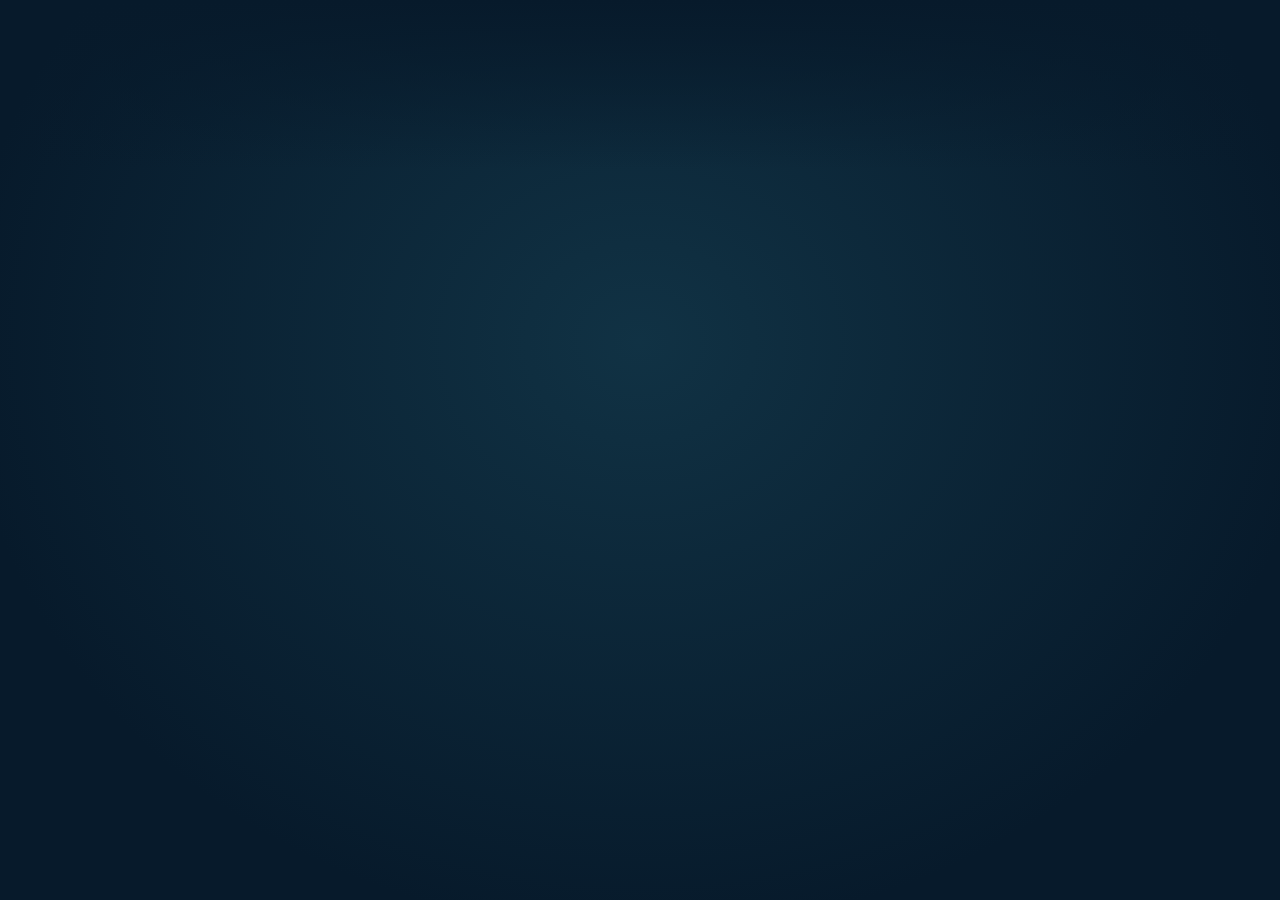
<file: index.html>
<!doctype html>
<html lang="en">
<head>
<meta charset="utf-8">
<meta name="viewport" content="width=device-width, initial-scale=1">
<meta http-equiv="refresh" content="0; url=./01-WEBSITE-REPOSITORY/">
<title>FABRICATE!</title>
<style>html{background:#071a2b;color:#eef6f7;font:18px system-ui}body{margin:32px}a{color:#54d4d5}</style>
</head>
<body><a href="./01-WEBSITE-REPOSITORY/">Open FABRICATE!</a></body>
</html>
</file>
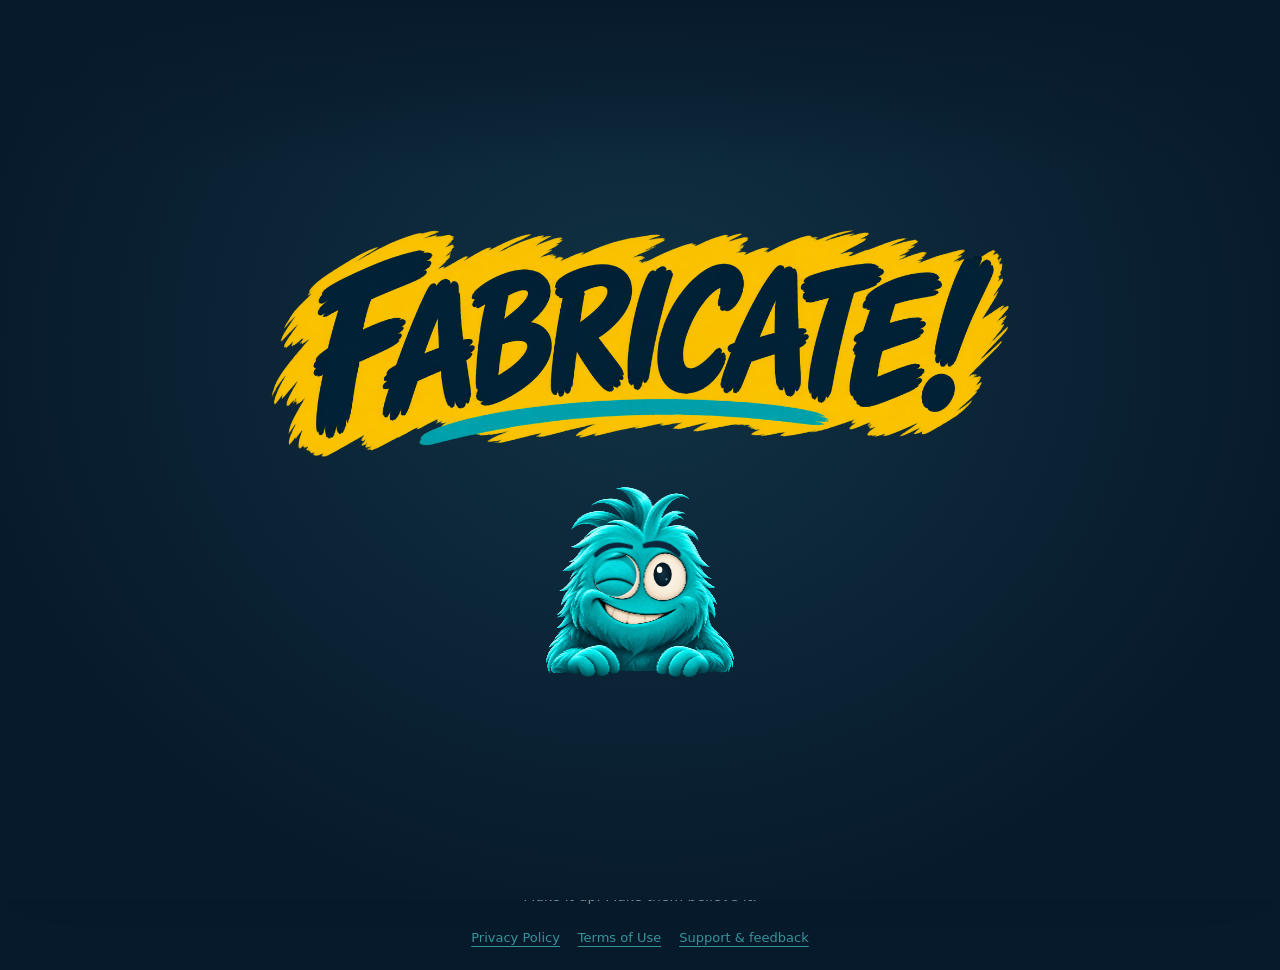
<file: 01-WEBSITE-REPOSITORY/index.html>
<!doctype html><html lang="en"><head><meta charset="utf-8"><meta name="viewport" content="width=device-width,initial-scale=1,viewport-fit=cover"><meta name="theme-color" content="#071a2b"><title>FABRICATE! — The party game of believable nonsense</title><link rel="stylesheet" href="style.css?v=22"></head><body class="trial-navy"><div id="app"></div><dialog id="modal" aria-label="Game information"></dialog><script src="game.js?v=22" defer></script></body></html>
</file>
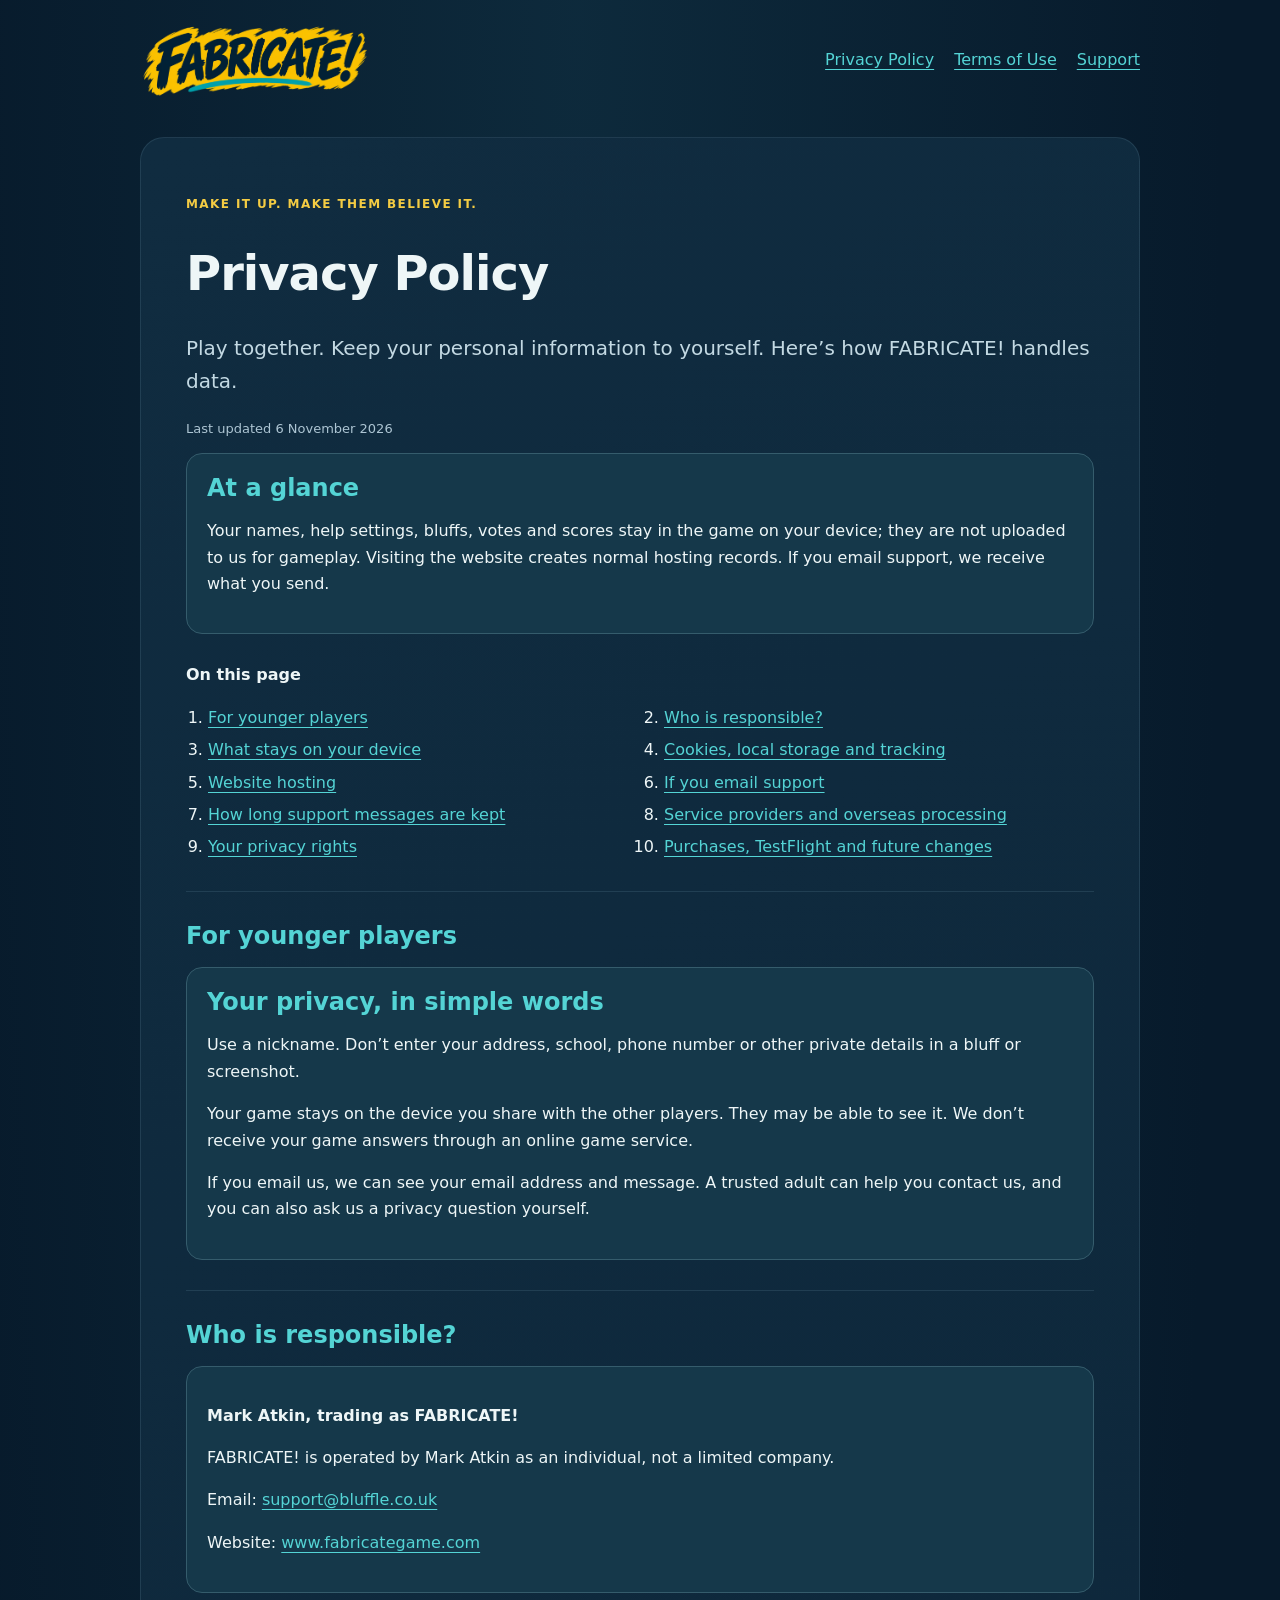
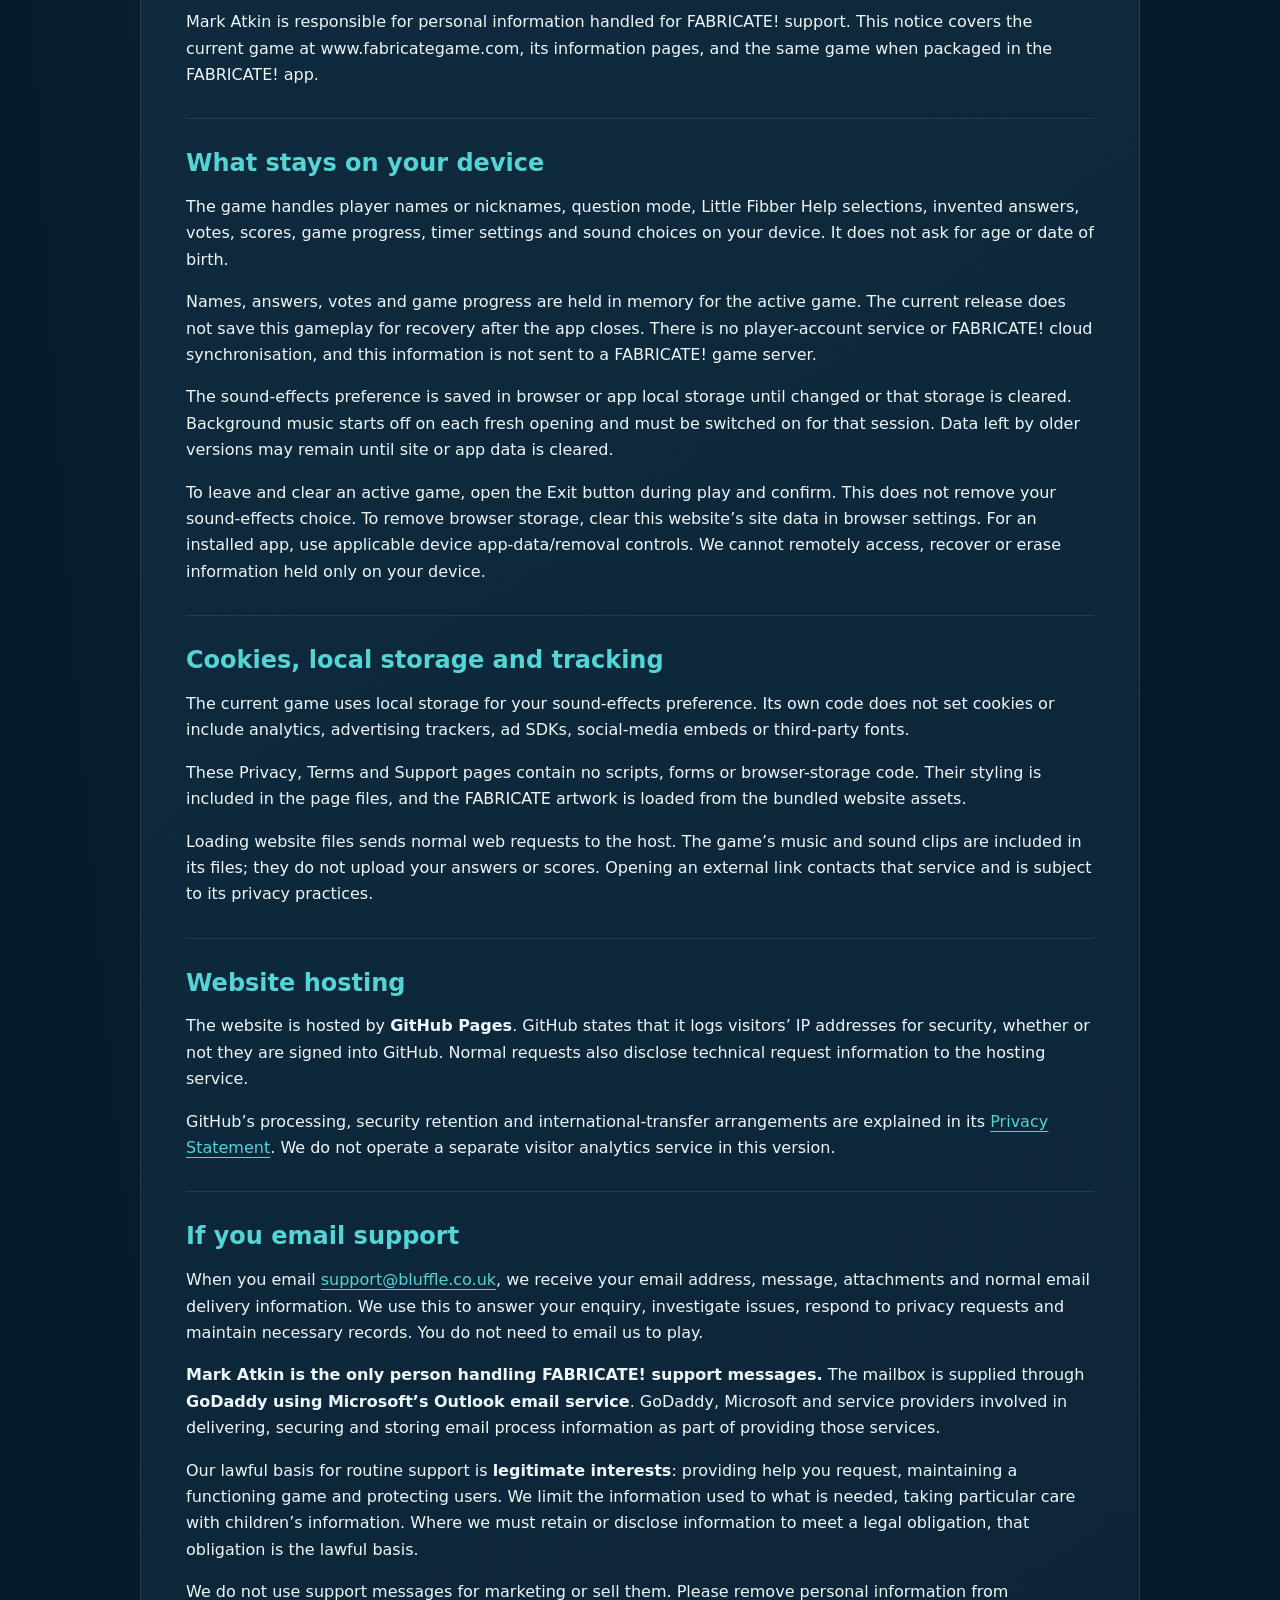
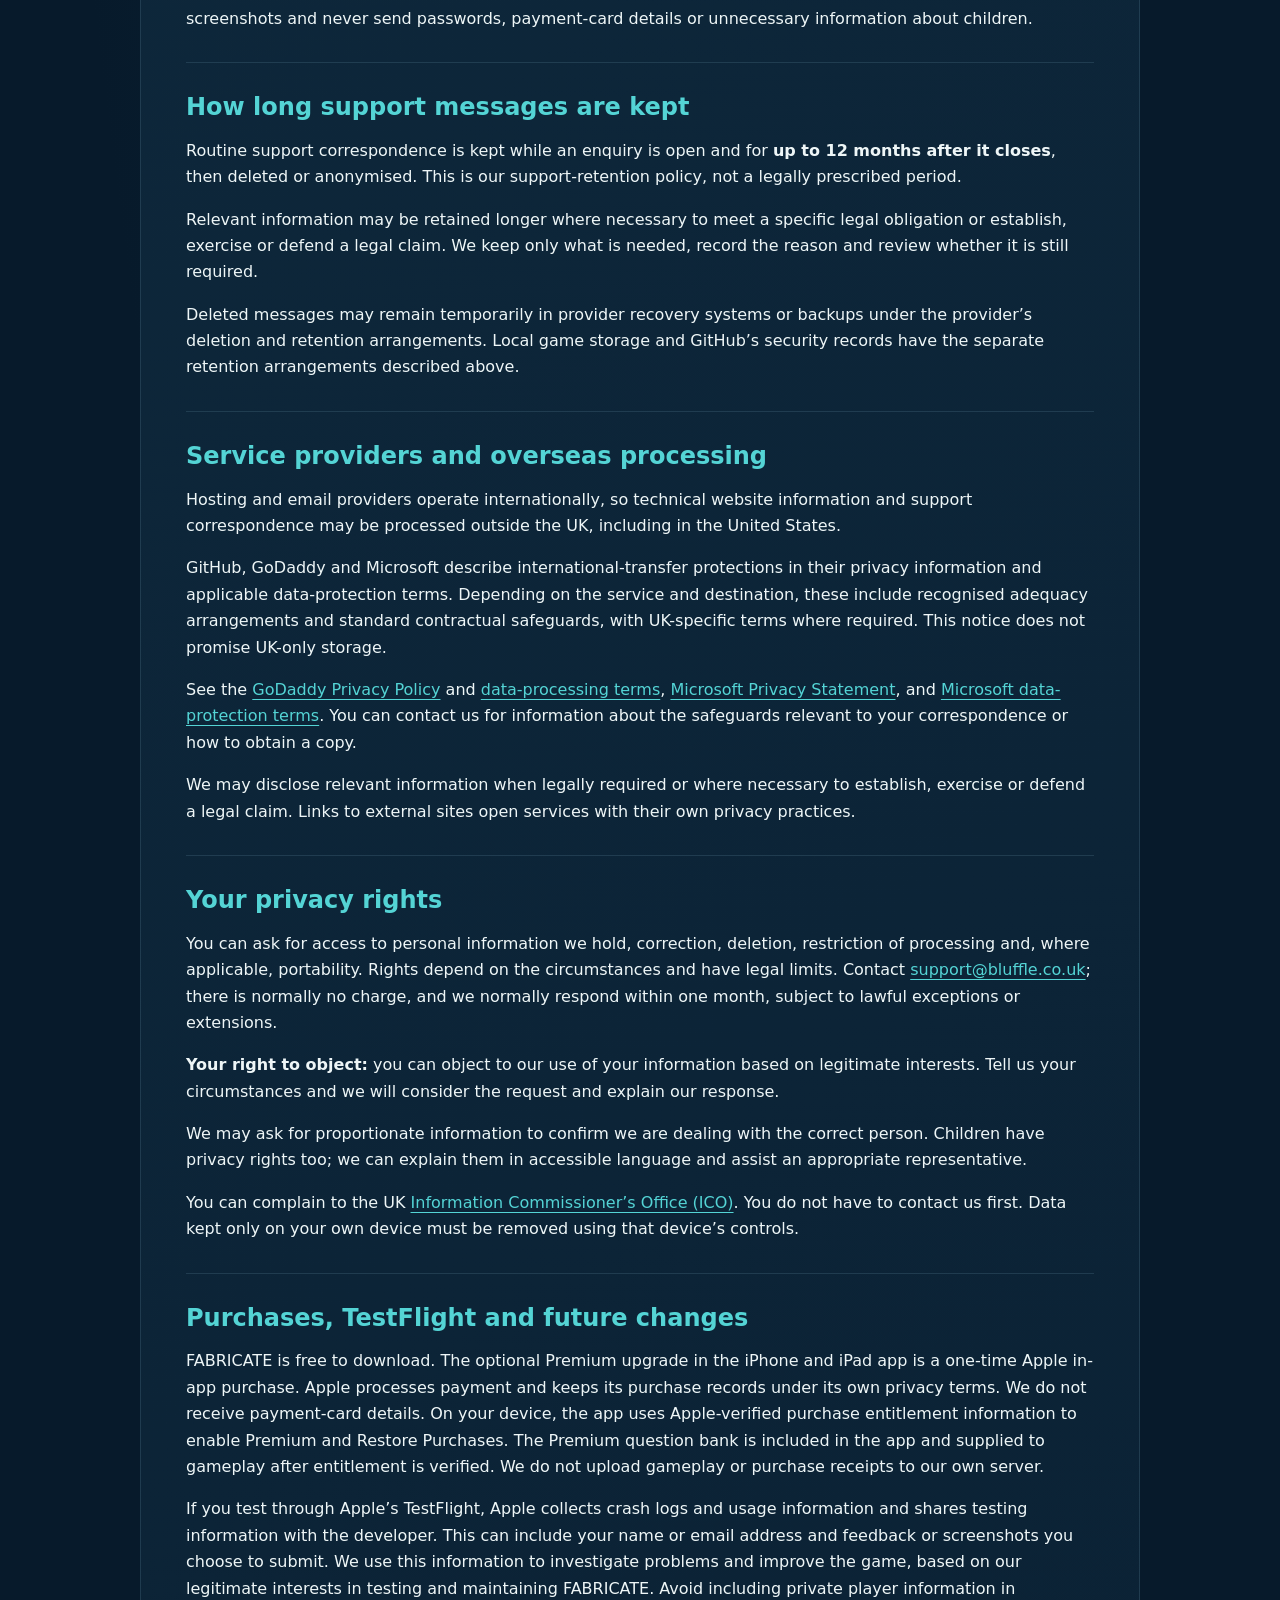
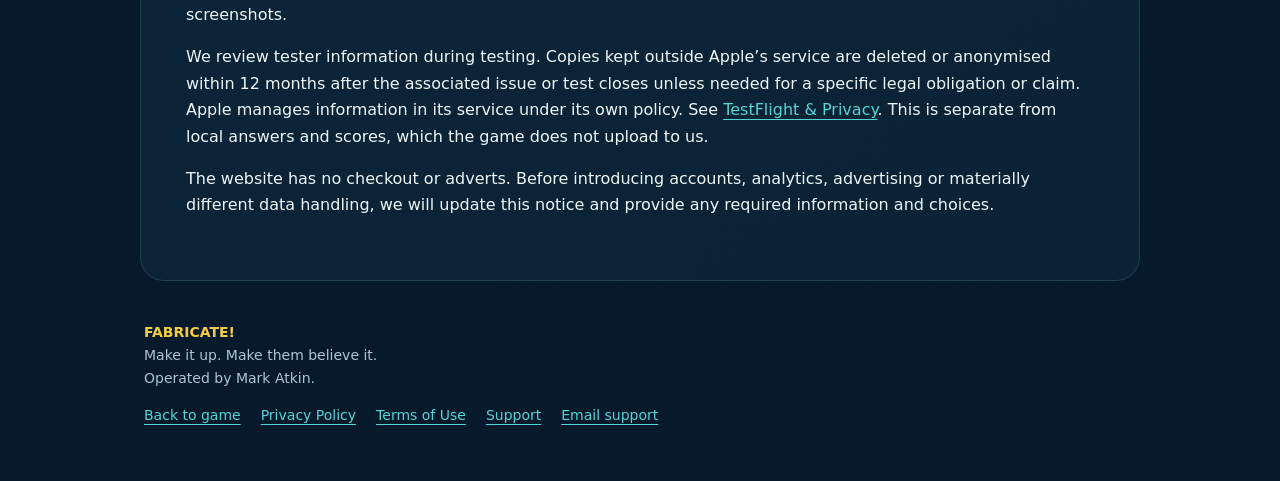
<file: privacy/index.html>
<!doctype html><html lang="en-GB"><head><meta charset="utf-8"><meta name="viewport" content="width=device-width,initial-scale=1,viewport-fit=cover"><meta name="theme-color" content="#071a2b"><title>Privacy Policy | FABRICATE!</title><link rel="canonical" href="https://www.fabricategame.com/privacy/"><style>html{background:#071a2b;color:#eef6f7;font-family:system-ui,-apple-system,'Segoe UI',sans-serif;line-height:1.65}*{box-sizing:border-box}body{margin:0;background:radial-gradient(ellipse at 45% 0,#17425566,transparent 65%)}a{color:#54d4d5;text-underline-offset:4px;overflow-wrap:anywhere}a:focus-visible,button:focus-visible{outline:3px solid #f4cc43;outline-offset:4px}.page{width:min(100% - 36px,1000px);margin:auto;padding:max(22px,env(safe-area-inset-top)) 0 max(28px,env(safe-area-inset-bottom))}.top{display:flex;align-items:center;justify-content:space-between;gap:22px;margin-bottom:38px}.brand img{display:block;width:230px;max-width:47vw;height:auto}.top nav,footer nav{display:flex;flex-wrap:wrap;gap:12px 20px}main{background:linear-gradient(145deg,#102c40,#0b2235);padding:clamp(22px,4vw,45px);border:1px solid #35546880;border-radius:24px}h1{font-size:clamp(32px,5vw,48px);line-height:1.1;letter-spacing:-1px;color:#eef6f7}h2{font-size:24px;line-height:1.2;margin:0 0 16px;color:#54d4d5}h3{font-size:19px;line-height:1.3;margin-top:28px}p,li{overflow-wrap:anywhere}.tag{color:#f4cc43;font-size:12px;font-weight:750;letter-spacing:1.4px;text-transform:uppercase}.lead{font-size:20px;color:#c3d9e3}.meta{font-size:13px;color:#adc5d3}.intro,.owner{background:#15384a;border:1px solid #355c6c;padding:20px;border-radius:16px}.toc{margin:28px 0}.toc p{font-weight:750}.toc ol{display:grid;grid-template-columns:1fr 1fr;gap:6px 26px;padding-left:22px}section{padding-top:30px;margin-top:30px;border-top:1px solid #35546880;scroll-margin-top:20px}.button{display:inline-block;background:#f4cc43;color:#071a2b;padding:12px 18px;border-radius:12px;text-decoration:none;font-weight:750}.skip{position:fixed;top:-100px;left:15px;background:#f4cc43;color:#071a2b;padding:12px;z-index:10}.skip:focus{top:10px}footer{padding:26px 4px;color:#adc5d3;font-size:14px}footer strong{color:#f4cc43}@media(max-width:600px){.top{align-items:flex-start;flex-direction:column;gap:18px;margin-bottom:22px}.brand img{max-width:65vw}.top nav{font-size:14px;gap:16px}.toc ol{display:block}.toc li{margin:7px 0}h2{font-size:22px}.lead{font-size:18px}}
</style></head><body><a class="skip" href="#main">Skip to content</a><div class="page"><header class="top"><a class="brand" href="../" aria-label="FABRICATE! — back to game"><img src="../01-WEBSITE-REPOSITORY/assets/fabricate-wordmark.png" alt="FABRICATE!" width="230"></a><nav aria-label="Information pages"><a href="../privacy/" aria-current="page">Privacy Policy</a><a href="../terms/">Terms of Use</a><a href="../support/">Support</a></nav></header><main id="main"><p class="tag">Make it up. Make them believe it.</p><h1>Privacy Policy</h1><p class="lead">Play together. Keep your personal information to yourself. Here’s how FABRICATE! handles data.</p><p class="meta">Last updated <time datetime="2026-11-06">6 November 2026</time></p><div class="intro"><h2>At a glance</h2><p>Your names, help settings, bluffs, votes and scores stay in the game on your device; they are not uploaded to us for gameplay. Visiting the website creates normal hosting records. If you email support, we receive what you send.</p></div><nav class="toc" aria-label="On this page"><p>On this page</p><ol><li><a href="#children">For younger players</a></li><li><a href="#controller">Who is responsible?</a></li><li><a href="#local">What stays on your device</a></li><li><a href="#storage">Cookies, local storage and tracking</a></li><li><a href="#hosting">Website hosting</a></li><li><a href="#email">If you email support</a></li><li><a href="#retention">How long support messages are kept</a></li><li><a href="#sharing">Service providers and overseas processing</a></li><li><a href="#rights">Your privacy rights</a></li><li><a href="#future">Purchases, TestFlight and future changes</a></li></ol></nav><section id="children" aria-labelledby="children-title"><h2 id="children-title">For younger players</h2><div class="intro"><h2>Your privacy, in simple words</h2><p>Use a nickname. Don’t enter your address, school, phone number or other private details in a bluff or screenshot.</p><p>Your game stays on the device you share with the other players. They may be able to see it. We don’t receive your game answers through an online game service.</p><p>If you email us, we can see your email address and message. A trusted adult can help you contact us, and you can also ask us a privacy question yourself.</p></div></section>
<section id="controller" aria-labelledby="controller-title"><h2 id="controller-title">Who is responsible?</h2><div class="owner"><p><strong>Mark Atkin, trading as FABRICATE!</strong></p><p>FABRICATE! is operated by Mark Atkin as an individual, not a limited company.</p><p>Email: <a href="mailto:support@bluffle.co.uk">support@bluffle.co.uk</a></p><p>Website: <a href="https://www.fabricategame.com/" target="_blank" rel="noopener noreferrer">www.fabricategame.com</a></p></div><p>Mark Atkin is responsible for personal information handled for FABRICATE! support. This notice covers the current game at www.fabricategame.com, its information pages, and the same game when packaged in the FABRICATE! app.</p></section>
<section id="local" aria-labelledby="local-title"><h2 id="local-title">What stays on your device</h2><p>The game handles player names or nicknames, question mode, Little Fibber Help selections, invented answers, votes, scores, game progress, timer settings and sound choices on your device. It does not ask for age or date of birth.</p><p>Names, answers, votes and game progress are held in memory for the active game. The current release does not save this gameplay for recovery after the app closes. There is no player-account service or FABRICATE! cloud synchronisation, and this information is not sent to a FABRICATE! game server.</p><p>The sound-effects preference is saved in browser or app local storage until changed or that storage is cleared. Background music starts off on each fresh opening and must be switched on for that session. Data left by older versions may remain until site or app data is cleared.</p><p>To leave and clear an active game, open the Exit button during play and confirm. This does not remove your sound-effects choice. To remove browser storage, clear this website’s site data in browser settings. For an installed app, use applicable device app-data/removal controls. We cannot remotely access, recover or erase information held only on your device.</p></section>
<section id="storage" aria-labelledby="storage-title"><h2 id="storage-title">Cookies, local storage and tracking</h2><p>The current game uses local storage for your sound-effects preference. Its own code does not set cookies or include analytics, advertising trackers, ad SDKs, social-media embeds or third-party fonts.</p><p>These Privacy, Terms and Support pages contain no scripts, forms or browser-storage code. Their styling is included in the page files, and the FABRICATE artwork is loaded from the bundled website assets.</p><p>Loading website files sends normal web requests to the host. The game’s music and sound clips are included in its files; they do not upload your answers or scores. Opening an external link contacts that service and is subject to its privacy practices.</p></section>
<section id="hosting" aria-labelledby="hosting-title"><h2 id="hosting-title">Website hosting</h2><p>The website is hosted by <strong>GitHub Pages</strong>. GitHub states that it logs visitors’ IP addresses for security, whether or not they are signed into GitHub. Normal requests also disclose technical request information to the hosting service.</p><p>GitHub’s processing, security retention and international-transfer arrangements are explained in its <a href="https://docs.github.com/en/site-policy/privacy-policies/github-general-privacy-statement" target="_blank" rel="noopener noreferrer">Privacy Statement</a>. We do not operate a separate visitor analytics service in this version.</p></section>
<section id="email" aria-labelledby="email-title"><h2 id="email-title">If you email support</h2><p>When you email <a href="mailto:support@bluffle.co.uk">support@bluffle.co.uk</a>, we receive your email address, message, attachments and normal email delivery information. We use this to answer your enquiry, investigate issues, respond to privacy requests and maintain necessary records. You do not need to email us to play.</p><p><strong>Mark Atkin is the only person handling FABRICATE! support messages.</strong> The mailbox is supplied through <strong>GoDaddy using Microsoft’s Outlook email service</strong>. GoDaddy, Microsoft and service providers involved in delivering, securing and storing email process information as part of providing those services.</p><p>Our lawful basis for routine support is <strong>legitimate interests</strong>: providing help you request, maintaining a functioning game and protecting users. We limit the information used to what is needed, taking particular care with children’s information. Where we must retain or disclose information to meet a legal obligation, that obligation is the lawful basis.</p><p>We do not use support messages for marketing or sell them. Please remove personal information from screenshots and never send passwords, payment-card details or unnecessary information about children.</p></section>
<section id="retention" aria-labelledby="retention-title"><h2 id="retention-title">How long support messages are kept</h2><p>Routine support correspondence is kept while an enquiry is open and for <strong>up to 12 months after it closes</strong>, then deleted or anonymised. This is our support-retention policy, not a legally prescribed period.</p><p>Relevant information may be retained longer where necessary to meet a specific legal obligation or establish, exercise or defend a legal claim. We keep only what is needed, record the reason and review whether it is still required.</p><p>Deleted messages may remain temporarily in provider recovery systems or backups under the provider’s deletion and retention arrangements. Local game storage and GitHub’s security records have the separate retention arrangements described above.</p></section>
<section id="sharing" aria-labelledby="sharing-title"><h2 id="sharing-title">Service providers and overseas processing</h2><p>Hosting and email providers operate internationally, so technical website information and support correspondence may be processed outside the UK, including in the United States.</p><p>GitHub, GoDaddy and Microsoft describe international-transfer protections in their privacy information and applicable data-protection terms. Depending on the service and destination, these include recognised adequacy arrangements and standard contractual safeguards, with UK-specific terms where required. This notice does not promise UK-only storage.</p><p>See the <a href="https://www.godaddy.com/en/agreements/privacy" target="_blank" rel="noopener noreferrer">GoDaddy Privacy Policy</a> and <a href="https://www.godaddy.com/legal/agreements/data-processing-addendum" target="_blank" rel="noopener noreferrer">data-processing terms</a>, <a href="https://privacy.microsoft.com/en-gb/privacystatement" target="_blank" rel="noopener noreferrer">Microsoft Privacy Statement</a>, and <a href="https://www.microsoft.com/licensing/docs/view/Microsoft-Products-and-Services-Data-Protection-Addendum-DPA" target="_blank" rel="noopener noreferrer">Microsoft data-protection terms</a>. You can contact us for information about the safeguards relevant to your correspondence or how to obtain a copy.</p><p>We may disclose relevant information when legally required or where necessary to establish, exercise or defend a legal claim. Links to external sites open services with their own privacy practices.</p></section>
<section id="rights" aria-labelledby="rights-title"><h2 id="rights-title">Your privacy rights</h2><p>You can ask for access to personal information we hold, correction, deletion, restriction of processing and, where applicable, portability. Rights depend on the circumstances and have legal limits. Contact <a href="mailto:support@bluffle.co.uk">support@bluffle.co.uk</a>; there is normally no charge, and we normally respond within one month, subject to lawful exceptions or extensions.</p><div class="callout"><strong>Your right to object:</strong> you can object to our use of your information based on legitimate interests. Tell us your circumstances and we will consider the request and explain our response.</div><p>We may ask for proportionate information to confirm we are dealing with the correct person. Children have privacy rights too; we can explain them in accessible language and assist an appropriate representative.</p><p>You can complain to the UK <a href="https://ico.org.uk/make-a-complaint/" target="_blank" rel="noopener noreferrer">Information Commissioner’s Office (ICO)</a>. You do not have to contact us first. Data kept only on your own device must be removed using that device’s controls.</p></section>
<section id="future" aria-labelledby="future-title"><h2 id="future-title">Purchases, TestFlight and future changes</h2><p>FABRICATE is free to download. The optional Premium upgrade in the iPhone and iPad app is a one-time Apple in-app purchase. Apple processes payment and keeps its purchase records under its own privacy terms. We do not receive payment-card details. On your device, the app uses Apple-verified purchase entitlement information to enable Premium and Restore Purchases. The Premium question bank is included in the app and supplied to gameplay after entitlement is verified. We do not upload gameplay or purchase receipts to our own server.</p><p>If you test through Apple’s TestFlight, Apple collects crash logs and usage information and shares testing information with the developer. This can include your name or email address and feedback or screenshots you choose to submit. We use this information to investigate problems and improve the game, based on our legitimate interests in testing and maintaining FABRICATE. Avoid including private player information in screenshots.</p><p>We review tester information during testing. Copies kept outside Apple’s service are deleted or anonymised within 12 months after the associated issue or test closes unless needed for a specific legal obligation or claim. Apple manages information in its service under its own policy. See <a href="https://www.apple.com/legal/privacy/data/en/test-flight/">TestFlight &amp; Privacy</a>. This is separate from local answers and scores, which the game does not upload to us.</p><p>The website has no checkout or adverts. Before introducing accounts, analytics, advertising or materially different data handling, we will update this notice and provide any required information and choices.</p></section></main><footer><p><strong>FABRICATE!</strong><br>Make it up. Make them believe it.<br>Operated by Mark Atkin.</p><nav><a href="../">Back to game</a><a href="../privacy/" aria-current="page">Privacy Policy</a><a href="../terms/">Terms of Use</a><a href="../support/">Support</a><a href="mailto:support@bluffle.co.uk">Email support</a></nav></footer></div></body></html>
</file>
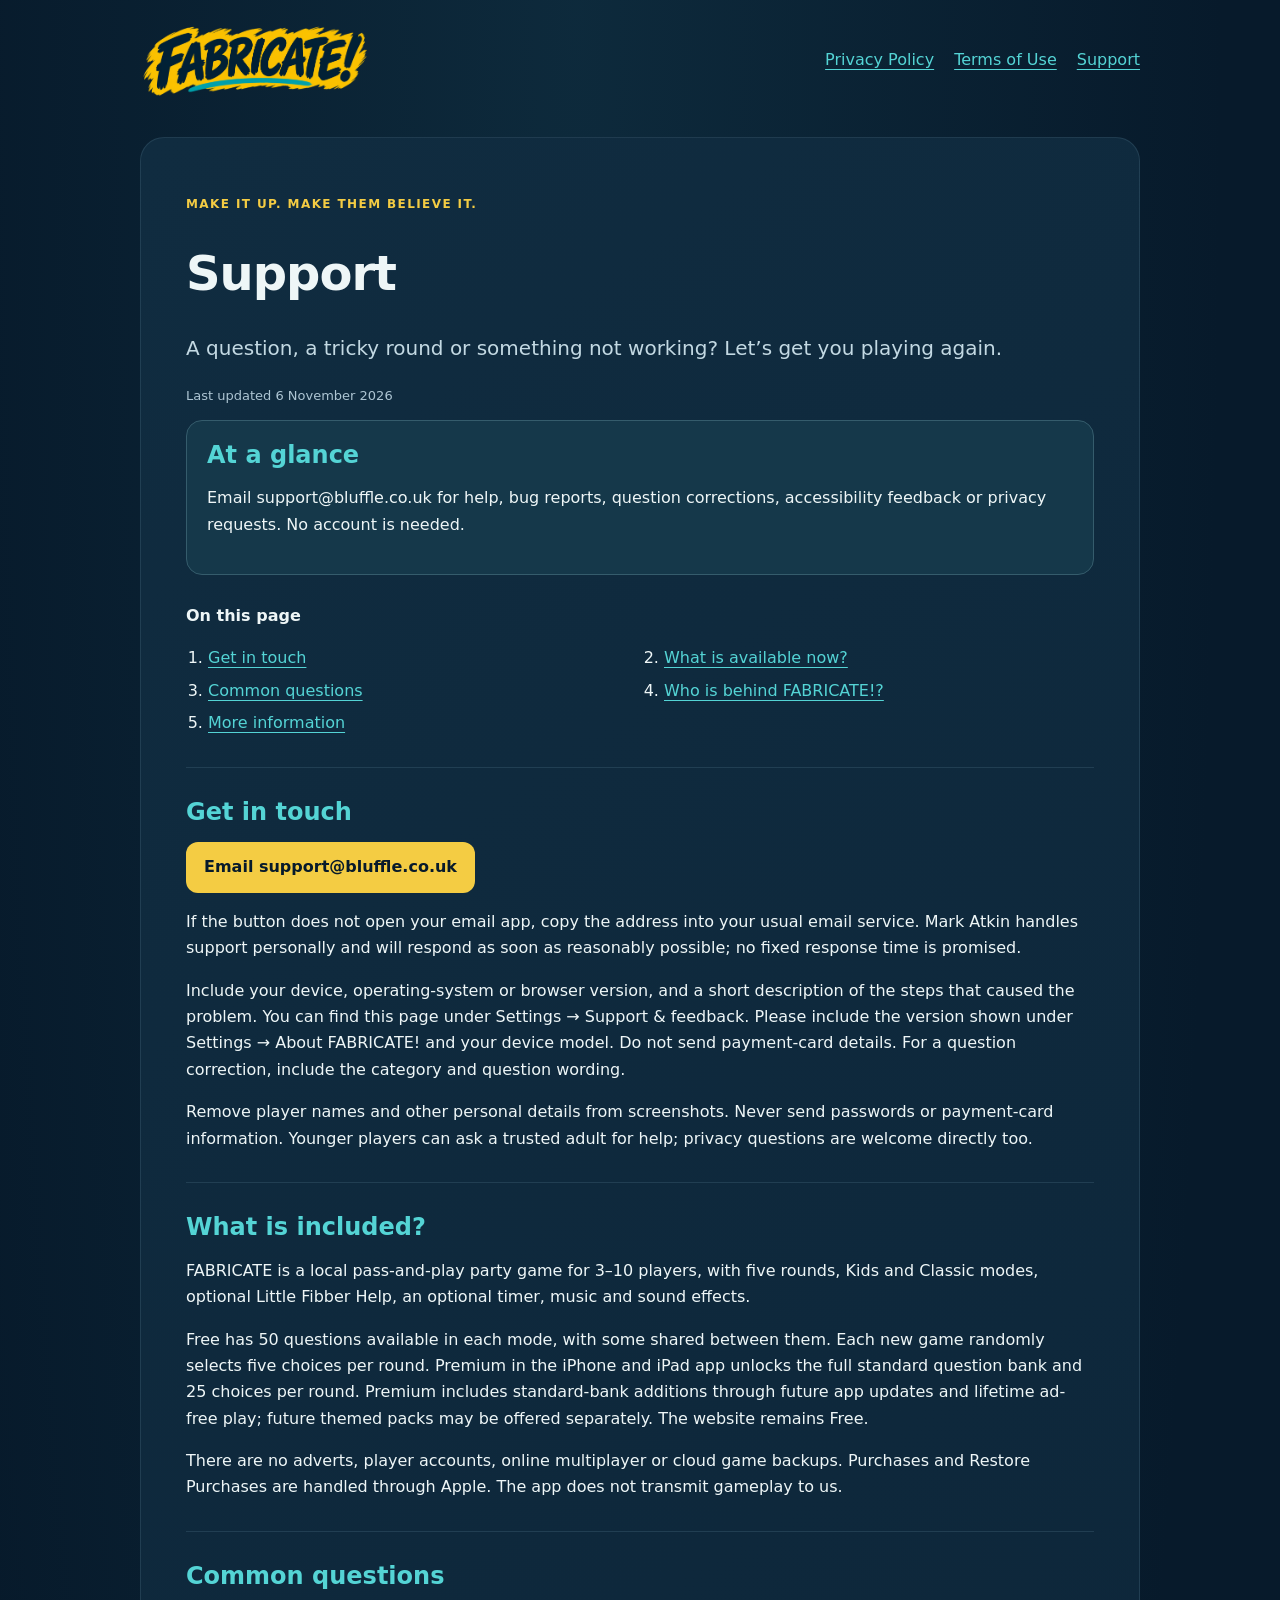
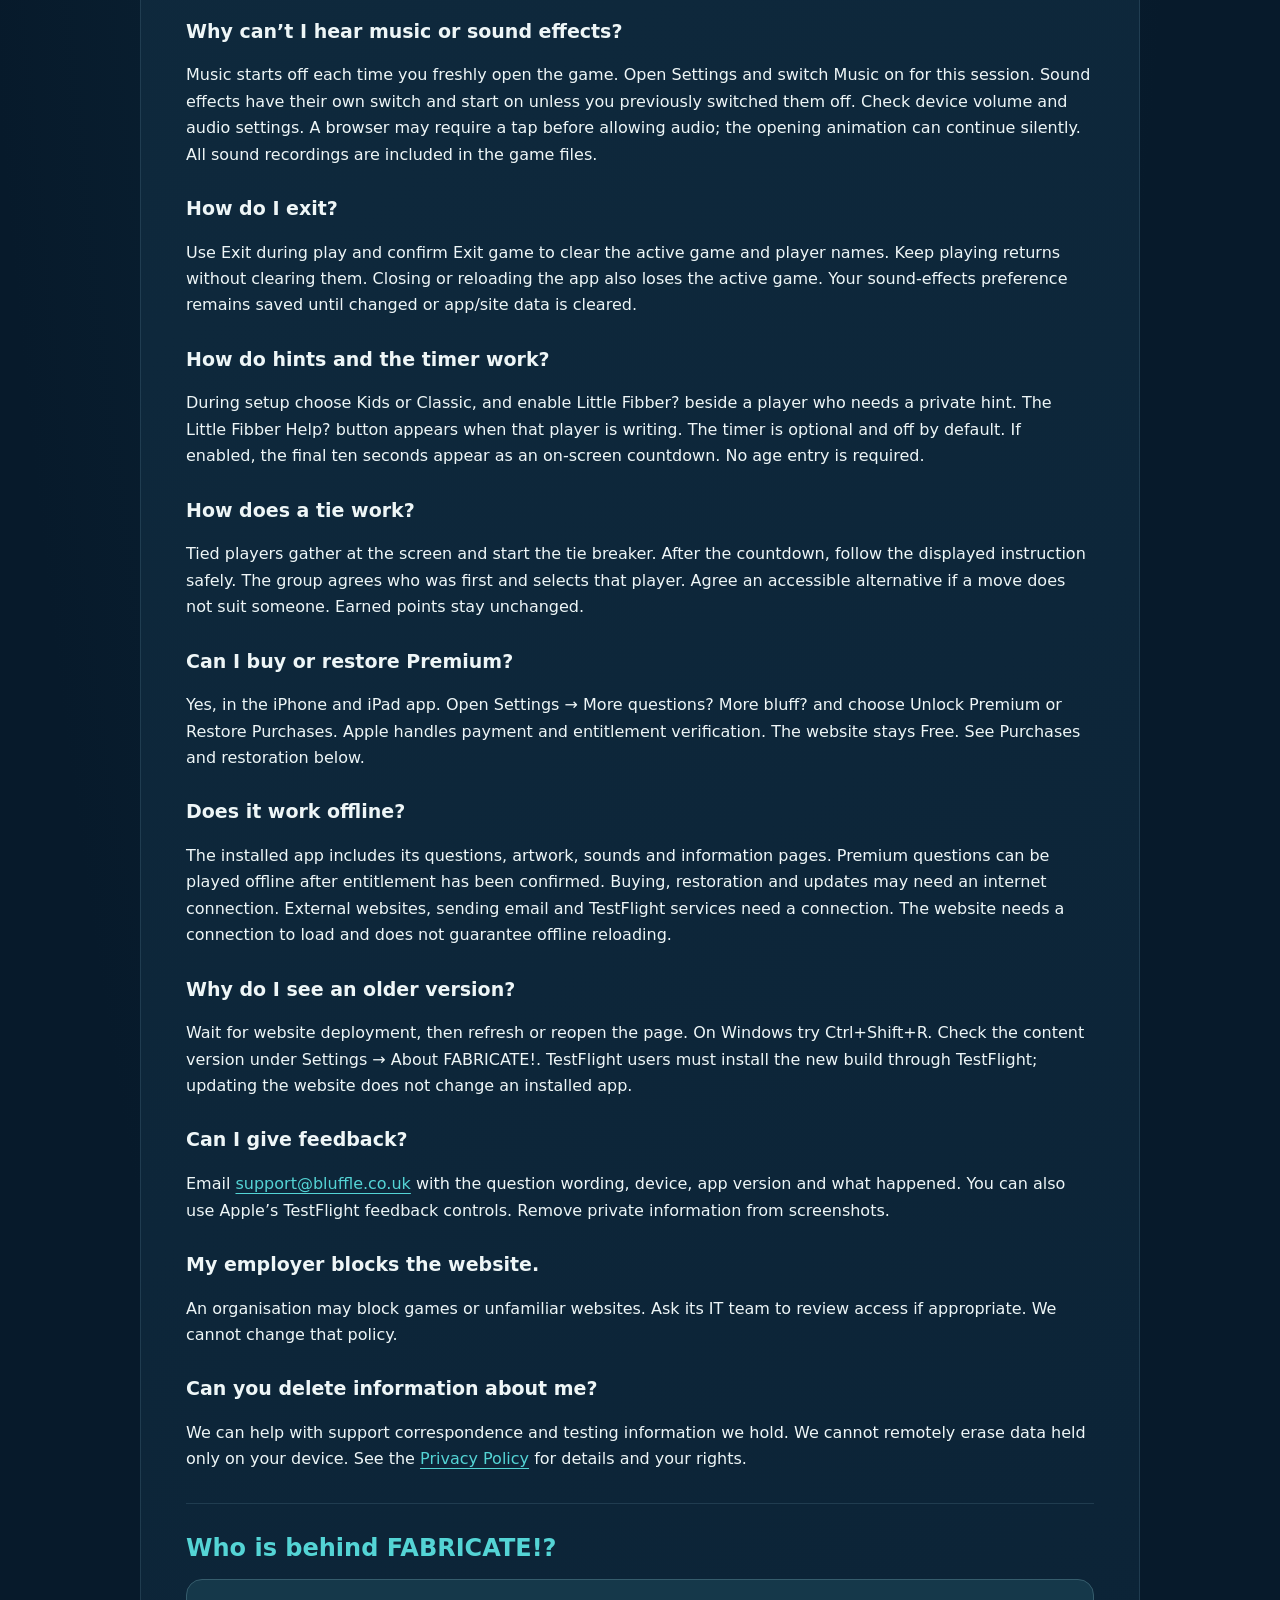
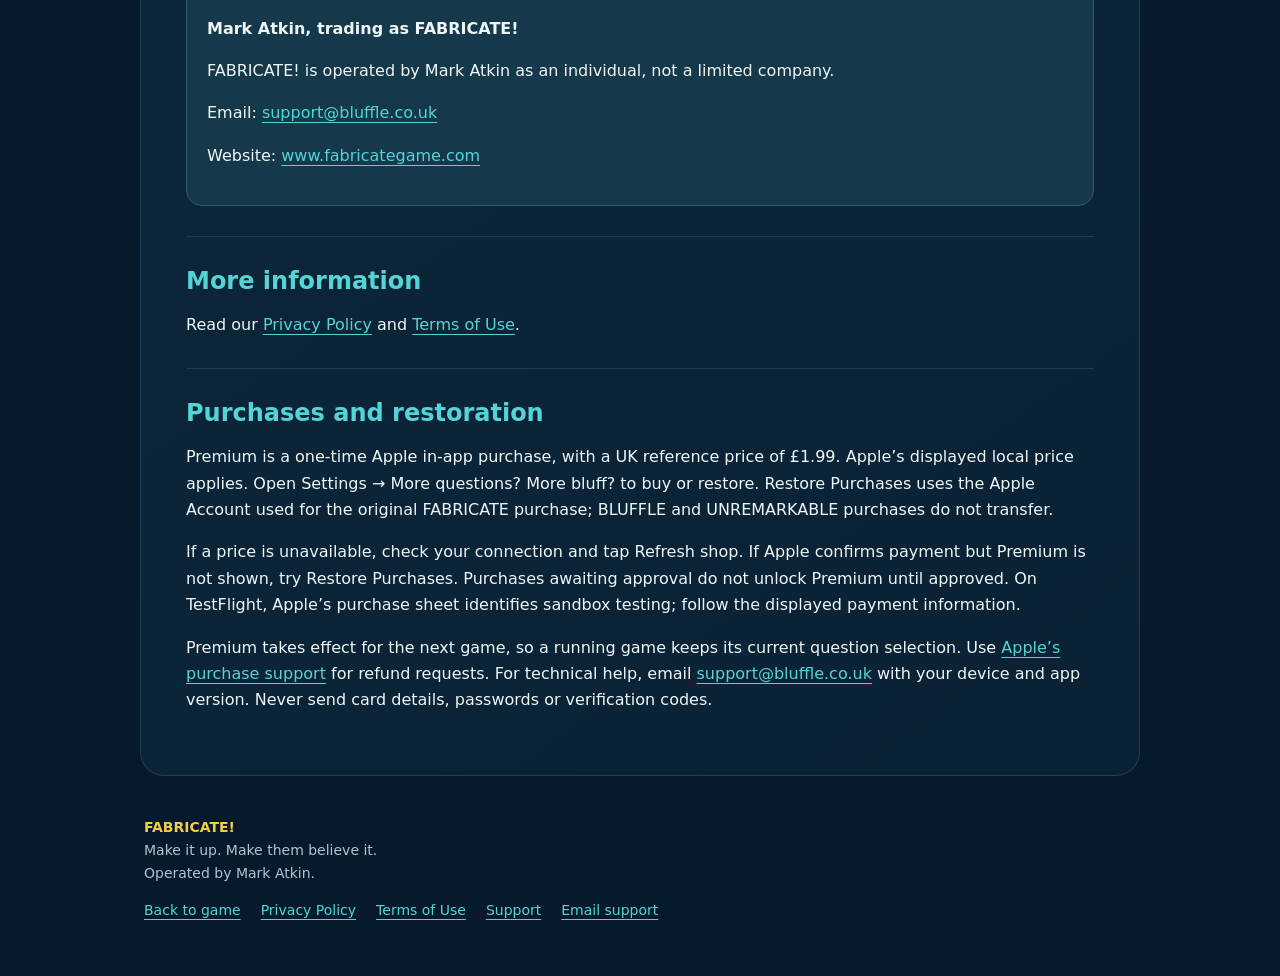
<file: support/index.html>
<!doctype html><html lang="en-GB"><head><meta charset="utf-8"><meta name="viewport" content="width=device-width,initial-scale=1,viewport-fit=cover"><meta name="theme-color" content="#071a2b"><title>Support | FABRICATE!</title><link rel="canonical" href="https://www.fabricategame.com/support/"><style>html{background:#071a2b;color:#eef6f7;font-family:system-ui,-apple-system,'Segoe UI',sans-serif;line-height:1.65}*{box-sizing:border-box}body{margin:0;background:radial-gradient(ellipse at 45% 0,#17425566,transparent 65%)}a{color:#54d4d5;text-underline-offset:4px;overflow-wrap:anywhere}a:focus-visible,button:focus-visible{outline:3px solid #f4cc43;outline-offset:4px}.page{width:min(100% - 36px,1000px);margin:auto;padding:max(22px,env(safe-area-inset-top)) 0 max(28px,env(safe-area-inset-bottom))}.top{display:flex;align-items:center;justify-content:space-between;gap:22px;margin-bottom:38px}.brand img{display:block;width:230px;max-width:47vw;height:auto}.top nav,footer nav{display:flex;flex-wrap:wrap;gap:12px 20px}main{background:linear-gradient(145deg,#102c40,#0b2235);padding:clamp(22px,4vw,45px);border:1px solid #35546880;border-radius:24px}h1{font-size:clamp(32px,5vw,48px);line-height:1.1;letter-spacing:-1px;color:#eef6f7}h2{font-size:24px;line-height:1.2;margin:0 0 16px;color:#54d4d5}h3{font-size:19px;line-height:1.3;margin-top:28px}p,li{overflow-wrap:anywhere}.tag{color:#f4cc43;font-size:12px;font-weight:750;letter-spacing:1.4px;text-transform:uppercase}.lead{font-size:20px;color:#c3d9e3}.meta{font-size:13px;color:#adc5d3}.intro,.owner{background:#15384a;border:1px solid #355c6c;padding:20px;border-radius:16px}.toc{margin:28px 0}.toc p{font-weight:750}.toc ol{display:grid;grid-template-columns:1fr 1fr;gap:6px 26px;padding-left:22px}section{padding-top:30px;margin-top:30px;border-top:1px solid #35546880;scroll-margin-top:20px}.button{display:inline-block;background:#f4cc43;color:#071a2b;padding:12px 18px;border-radius:12px;text-decoration:none;font-weight:750}.skip{position:fixed;top:-100px;left:15px;background:#f4cc43;color:#071a2b;padding:12px;z-index:10}.skip:focus{top:10px}footer{padding:26px 4px;color:#adc5d3;font-size:14px}footer strong{color:#f4cc43}@media(max-width:600px){.top{align-items:flex-start;flex-direction:column;gap:18px;margin-bottom:22px}.brand img{max-width:65vw}.top nav{font-size:14px;gap:16px}.toc ol{display:block}.toc li{margin:7px 0}h2{font-size:22px}.lead{font-size:18px}}
</style></head><body><a class="skip" href="#main">Skip to content</a><div class="page"><header class="top"><a class="brand" href="../" aria-label="FABRICATE! — back to game"><img src="../01-WEBSITE-REPOSITORY/assets/fabricate-wordmark.png" alt="FABRICATE!" width="230"></a><nav aria-label="Information pages"><a href="../privacy/">Privacy Policy</a><a href="../terms/">Terms of Use</a><a href="../support/" aria-current="page">Support</a></nav></header><main id="main"><p class="tag">Make it up. Make them believe it.</p><h1>Support</h1><p class="lead">A question, a tricky round or something not working? Let’s get you playing again.</p><p class="meta">Last updated <time datetime="2026-11-06">6 November 2026</time></p><div class="intro"><h2>At a glance</h2><p>Email support@bluffle.co.uk for help, bug reports, question corrections, accessibility feedback or privacy requests. No account is needed.</p></div><nav class="toc" aria-label="On this page"><p>On this page</p><ol><li><a href="#contact">Get in touch</a></li><li><a href="#current">What is available now?</a></li><li><a href="#help">Common questions</a></li><li><a href="#owner">Who is behind FABRICATE!?</a></li><li><a href="#more">More information</a></li></ol></nav><section id="contact" aria-labelledby="contact-title"><h2 id="contact-title">Get in touch</h2><p><a class="button" href="mailto:support@bluffle.co.uk">Email support@bluffle.co.uk</a></p><p>If the button does not open your email app, copy the address into your usual email service. Mark Atkin handles support personally and will respond as soon as reasonably possible; no fixed response time is promised.</p><p>Include your device, operating-system or browser version, and a short description of the steps that caused the problem. You can find this page under Settings → Support &amp; feedback. Please include the version shown under Settings → About FABRICATE! and your device model. Do not send payment-card details. For a question correction, include the category and question wording.</p><p>Remove player names and other personal details from screenshots. Never send passwords or payment-card information. Younger players can ask a trusted adult for help; privacy questions are welcome directly too.</p></section>
<section id="current" aria-labelledby="current-title"><h2 id="current-title">What is included?</h2><p>FABRICATE is a local pass-and-play party game for 3–10 players, with five rounds, Kids and Classic modes, optional Little Fibber Help, an optional timer, music and sound effects.</p><p>Free has 50 questions available in each mode, with some shared between them. Each new game randomly selects five choices per round. Premium in the iPhone and iPad app unlocks the full standard question bank and 25 choices per round. Premium includes standard-bank additions through future app updates and lifetime ad-free play; future themed packs may be offered separately. The website remains Free.</p><p>There are no adverts, player accounts, online multiplayer or cloud game backups. Purchases and Restore Purchases are handled through Apple. The app does not transmit gameplay to us.</p></section>
<section id="help" aria-labelledby="help-title"><h2 id="help-title">Common questions</h2><h3>Why can’t I hear music or sound effects?</h3><p>Music starts off each time you freshly open the game. Open Settings and switch Music on for this session. Sound effects have their own switch and start on unless you previously switched them off. Check device volume and audio settings. A browser may require a tap before allowing audio; the opening animation can continue silently. All sound recordings are included in the game files.</p><h3>How do I exit?</h3><p>Use Exit during play and confirm Exit game to clear the active game and player names. Keep playing returns without clearing them. Closing or reloading the app also loses the active game. Your sound-effects preference remains saved until changed or app/site data is cleared.</p><h3>How do hints and the timer work?</h3><p>During setup choose Kids or Classic, and enable Little Fibber? beside a player who needs a private hint. The Little Fibber Help? button appears when that player is writing. The timer is optional and off by default. If enabled, the final ten seconds appear as an on-screen countdown. No age entry is required.</p><h3>How does a tie work?</h3><p>Tied players gather at the screen and start the tie breaker. After the countdown, follow the displayed instruction safely. The group agrees who was first and selects that player. Agree an accessible alternative if a move does not suit someone. Earned points stay unchanged.</p><h3>Can I buy or restore Premium?</h3><p>Yes, in the iPhone and iPad app. Open Settings → More questions? More bluff? and choose Unlock Premium or Restore Purchases. Apple handles payment and entitlement verification. The website stays Free. See Purchases and restoration below.</p><h3>Does it work offline?</h3><p>The installed app includes its questions, artwork, sounds and information pages. Premium questions can be played offline after entitlement has been confirmed. Buying, restoration and updates may need an internet connection. External websites, sending email and TestFlight services need a connection. The website needs a connection to load and does not guarantee offline reloading.</p><h3>Why do I see an older version?</h3><p>Wait for website deployment, then refresh or reopen the page. On Windows try Ctrl+Shift+R. Check the content version under Settings → About FABRICATE!. TestFlight users must install the new build through TestFlight; updating the website does not change an installed app.</p><h3>Can I give feedback?</h3><p>Email <a href="mailto:support@bluffle.co.uk?subject=FABRICATE%21%20feedback">support@bluffle.co.uk</a> with the question wording, device, app version and what happened. You can also use Apple’s TestFlight feedback controls. Remove private information from screenshots.</p><h3>My employer blocks the website.</h3><p>An organisation may block games or unfamiliar websites. Ask its IT team to review access if appropriate. We cannot change that policy.</p><h3>Can you delete information about me?</h3><p>We can help with support correspondence and testing information we hold. We cannot remotely erase data held only on your device. See the <a href="../privacy/">Privacy Policy</a> for details and your rights.</p></section>
<section id="owner" aria-labelledby="owner-title"><h2 id="owner-title">Who is behind FABRICATE!?</h2><div class="owner"><p><strong>Mark Atkin, trading as FABRICATE!</strong></p><p>FABRICATE! is operated by Mark Atkin as an individual, not a limited company.</p><p>Email: <a href="mailto:support@bluffle.co.uk">support@bluffle.co.uk</a></p><p>Website: <a href="https://www.fabricategame.com/" target="_blank" rel="noopener noreferrer">www.fabricategame.com</a></p></div></section>
<section id="more" aria-labelledby="more-title"><h2 id="more-title">More information</h2><p>Read our <a href="../privacy/">Privacy Policy</a> and <a href="../terms/">Terms of Use</a>.</p></section><section id="purchases" aria-labelledby="purchases-title"><h2 id="purchases-title">Purchases and restoration</h2><p>Premium is a one-time Apple in-app purchase, with a UK reference price of £1.99. Apple’s displayed local price applies. Open Settings → More questions? More bluff? to buy or restore. Restore Purchases uses the Apple Account used for the original FABRICATE purchase; BLUFFLE and UNREMARKABLE purchases do not transfer.</p><p>If a price is unavailable, check your connection and tap Refresh shop. If Apple confirms payment but Premium is not shown, try Restore Purchases. Purchases awaiting approval do not unlock Premium until approved. On TestFlight, Apple’s purchase sheet identifies sandbox testing; follow the displayed payment information.</p><p>Premium takes effect for the next game, so a running game keeps its current question selection. Use <a href="https://reportaproblem.apple.com/">Apple’s purchase support</a> for refund requests. For technical help, email <a href="mailto:support@bluffle.co.uk">support@bluffle.co.uk</a> with your device and app version. Never send card details, passwords or verification codes.</p></section></main><footer><p><strong>FABRICATE!</strong><br>Make it up. Make them believe it.<br>Operated by Mark Atkin.</p><nav><a href="../">Back to game</a><a href="../privacy/">Privacy Policy</a><a href="../terms/">Terms of Use</a><a href="../support/" aria-current="page">Support</a><a href="mailto:support@bluffle.co.uk">Email support</a></nav></footer></div></body></html>
</file>
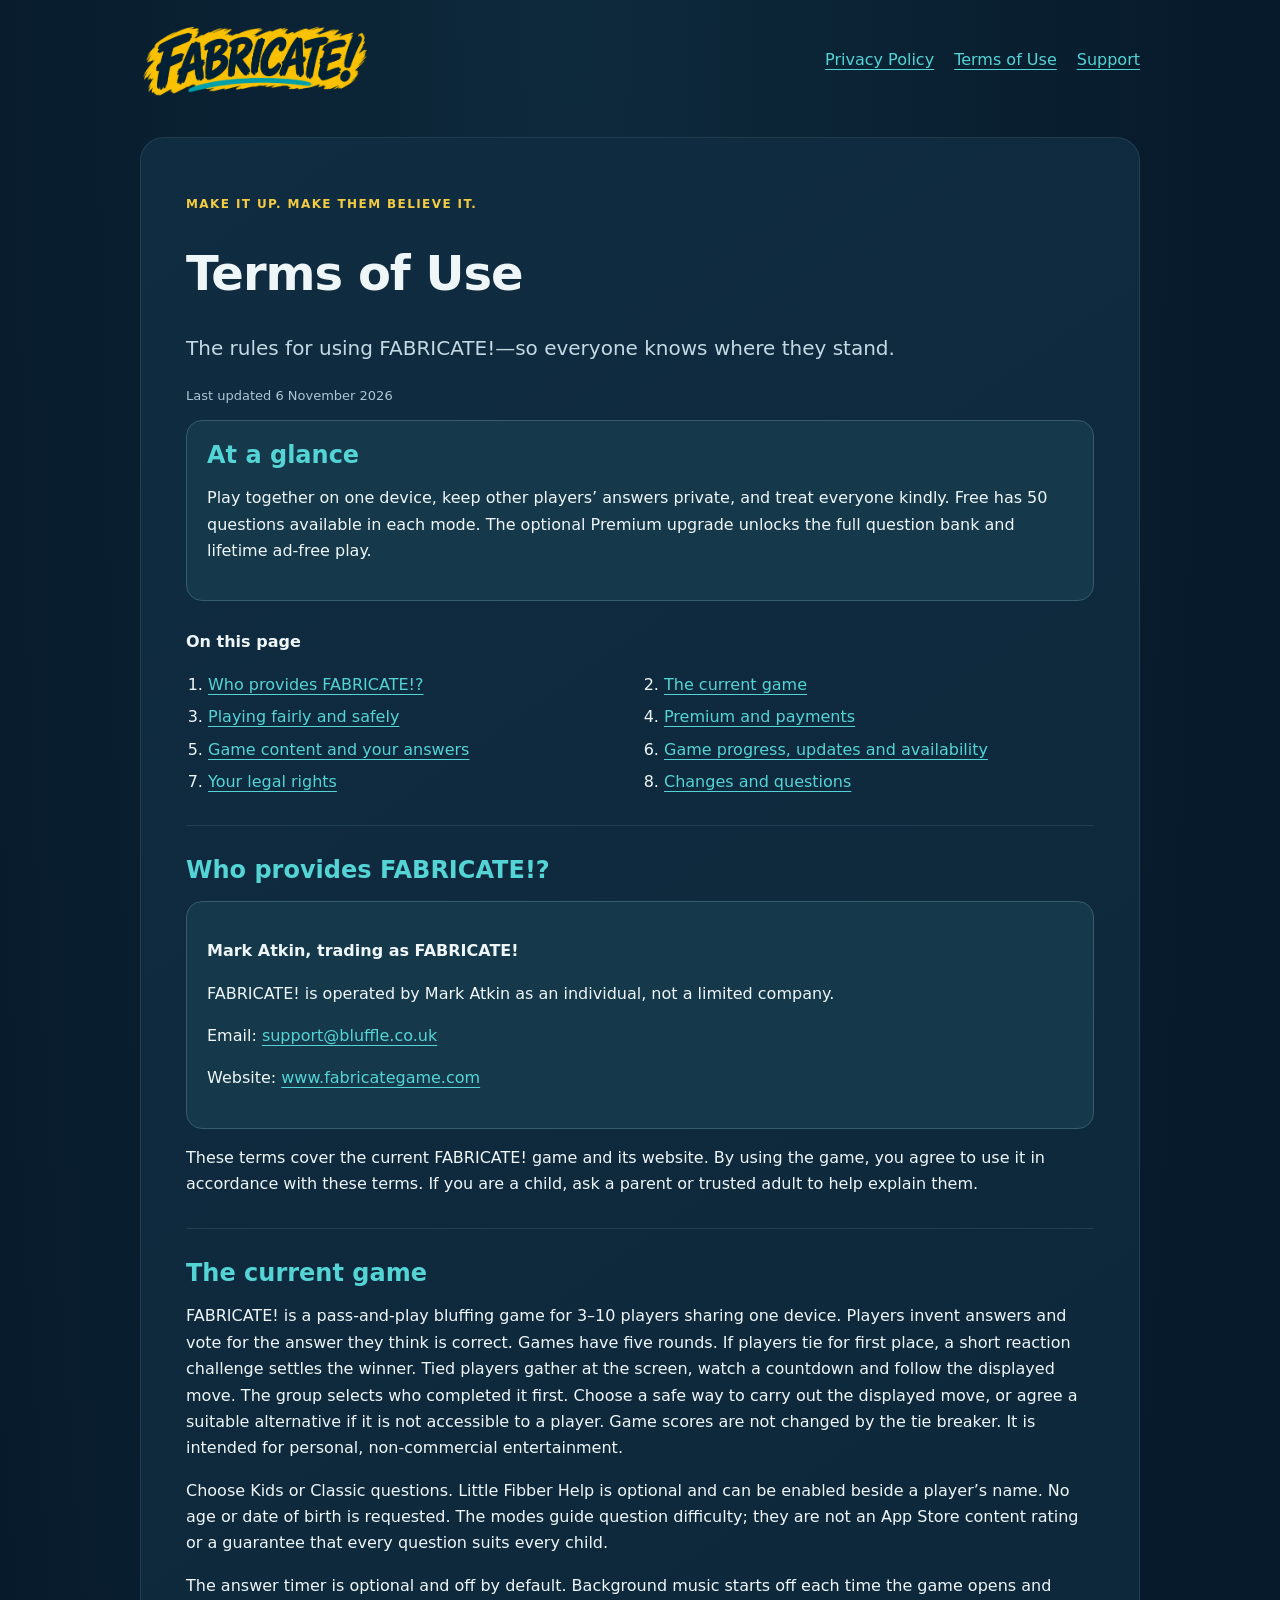
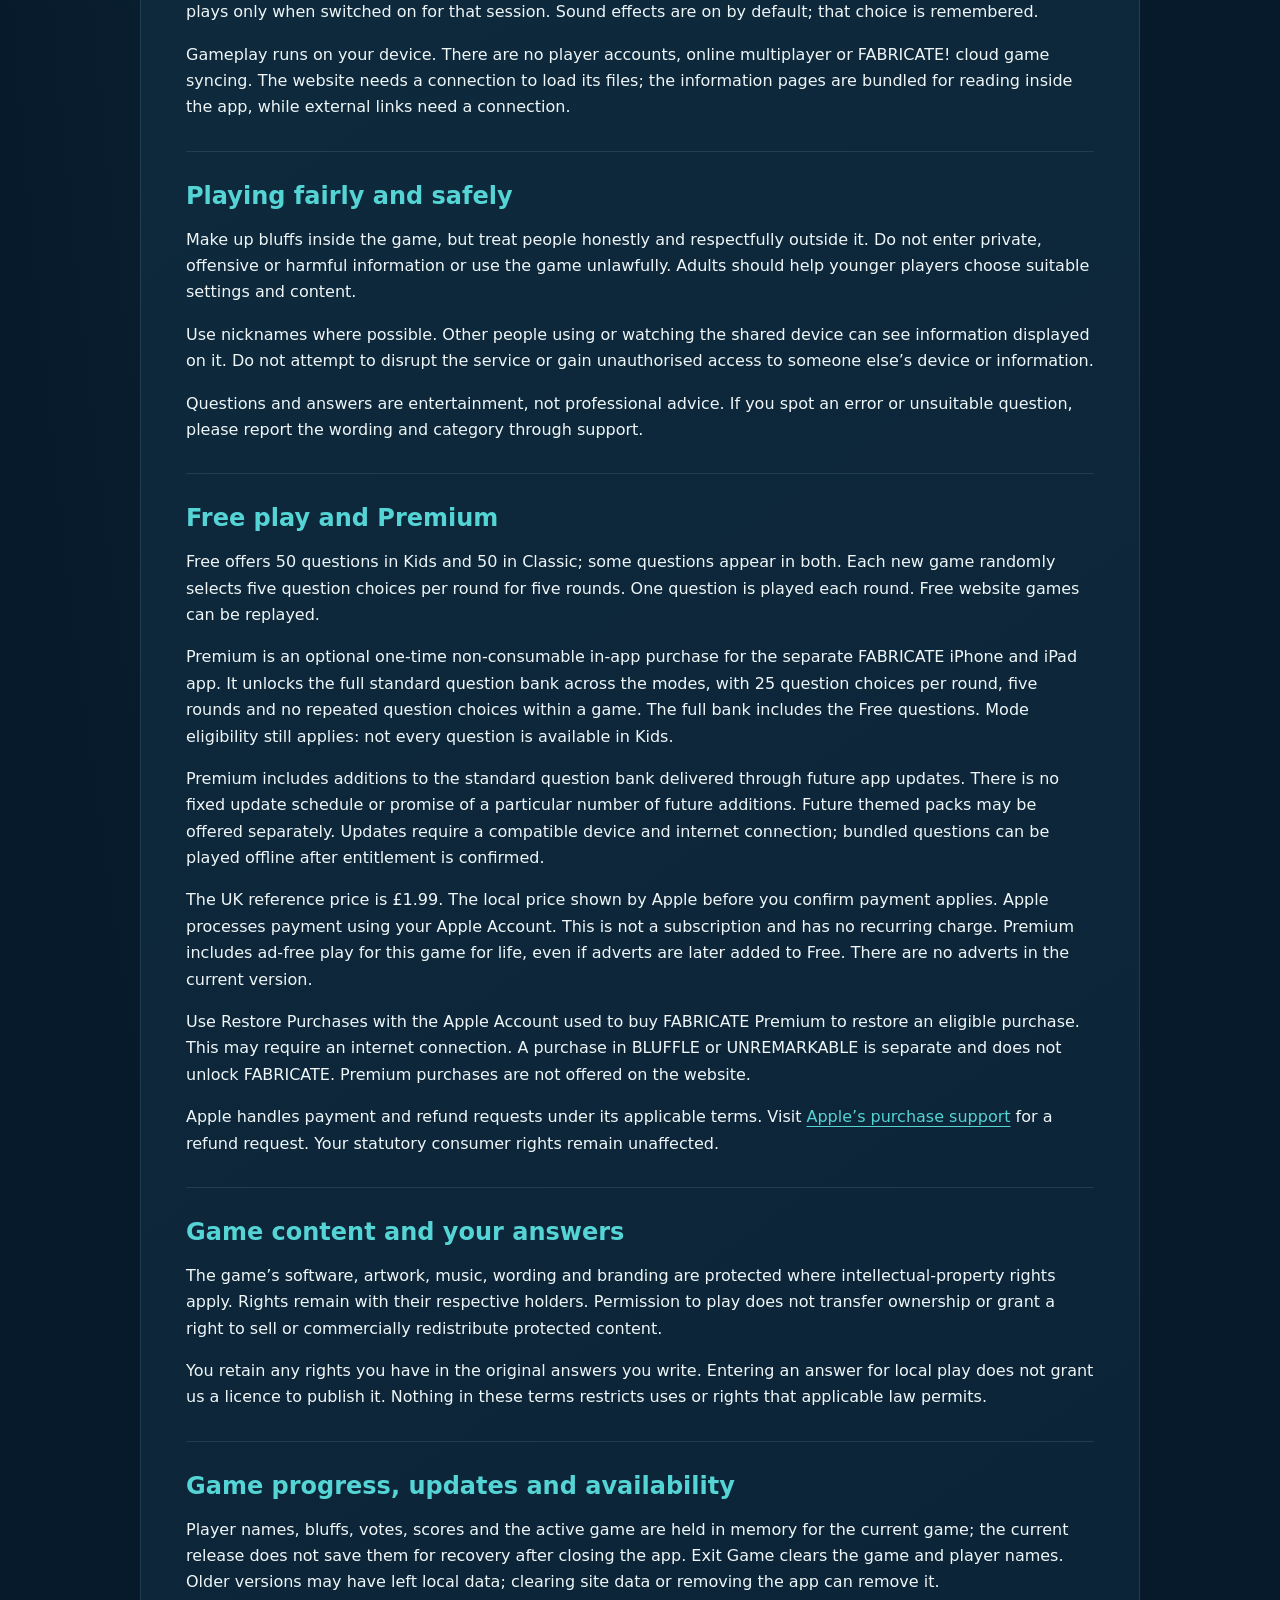
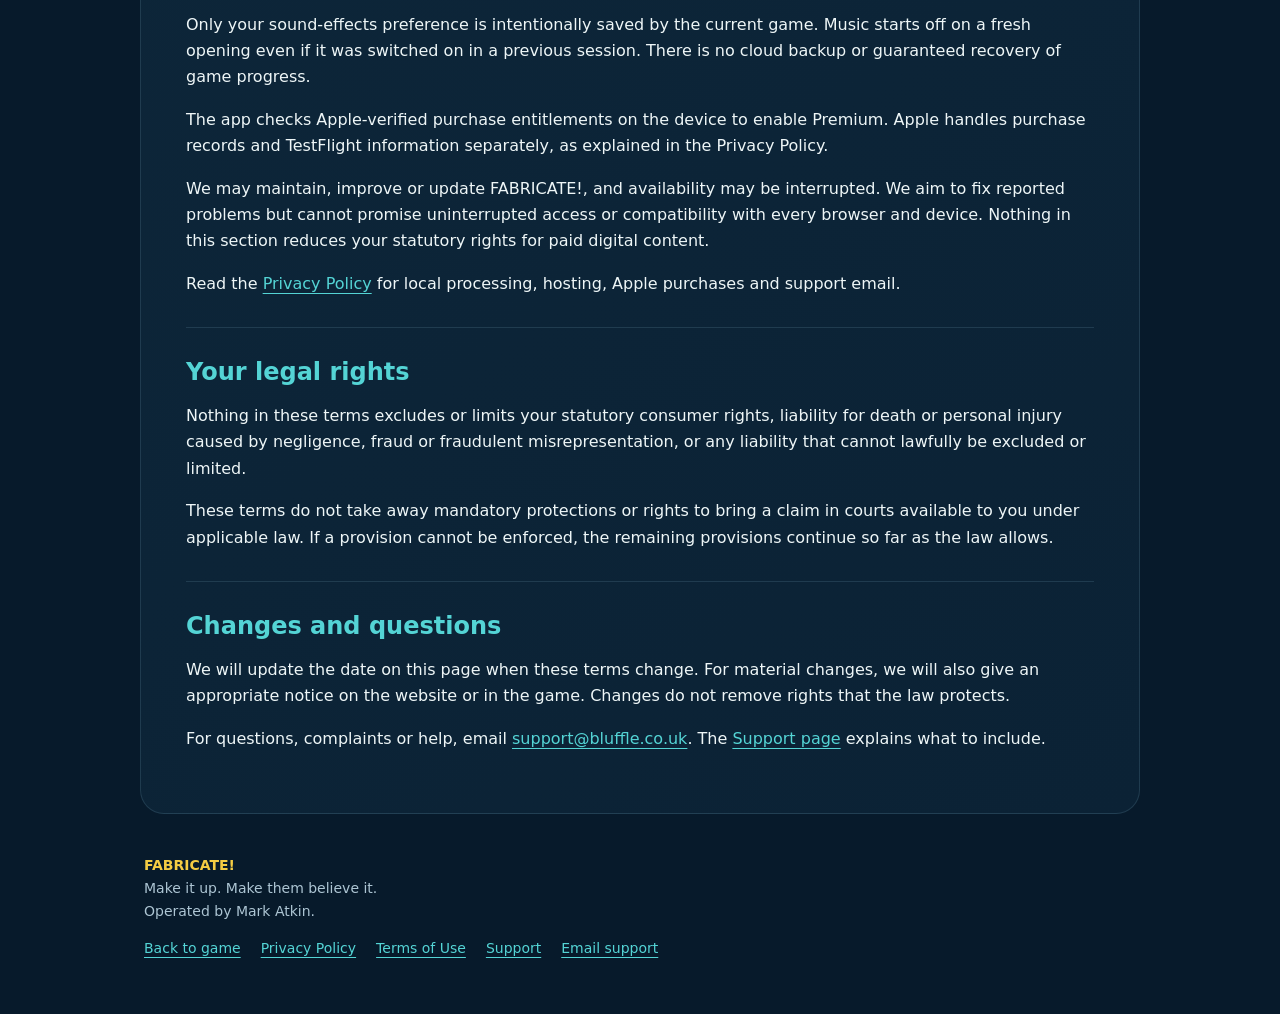
<file: terms/index.html>
<!doctype html><html lang="en-GB"><head><meta charset="utf-8"><meta name="viewport" content="width=device-width,initial-scale=1,viewport-fit=cover"><meta name="theme-color" content="#071a2b"><title>Terms of Use | FABRICATE!</title><link rel="canonical" href="https://www.fabricategame.com/terms/"><style>html{background:#071a2b;color:#eef6f7;font-family:system-ui,-apple-system,'Segoe UI',sans-serif;line-height:1.65}*{box-sizing:border-box}body{margin:0;background:radial-gradient(ellipse at 45% 0,#17425566,transparent 65%)}a{color:#54d4d5;text-underline-offset:4px;overflow-wrap:anywhere}a:focus-visible,button:focus-visible{outline:3px solid #f4cc43;outline-offset:4px}.page{width:min(100% - 36px,1000px);margin:auto;padding:max(22px,env(safe-area-inset-top)) 0 max(28px,env(safe-area-inset-bottom))}.top{display:flex;align-items:center;justify-content:space-between;gap:22px;margin-bottom:38px}.brand img{display:block;width:230px;max-width:47vw;height:auto}.top nav,footer nav{display:flex;flex-wrap:wrap;gap:12px 20px}main{background:linear-gradient(145deg,#102c40,#0b2235);padding:clamp(22px,4vw,45px);border:1px solid #35546880;border-radius:24px}h1{font-size:clamp(32px,5vw,48px);line-height:1.1;letter-spacing:-1px;color:#eef6f7}h2{font-size:24px;line-height:1.2;margin:0 0 16px;color:#54d4d5}h3{font-size:19px;line-height:1.3;margin-top:28px}p,li{overflow-wrap:anywhere}.tag{color:#f4cc43;font-size:12px;font-weight:750;letter-spacing:1.4px;text-transform:uppercase}.lead{font-size:20px;color:#c3d9e3}.meta{font-size:13px;color:#adc5d3}.intro,.owner{background:#15384a;border:1px solid #355c6c;padding:20px;border-radius:16px}.toc{margin:28px 0}.toc p{font-weight:750}.toc ol{display:grid;grid-template-columns:1fr 1fr;gap:6px 26px;padding-left:22px}section{padding-top:30px;margin-top:30px;border-top:1px solid #35546880;scroll-margin-top:20px}.button{display:inline-block;background:#f4cc43;color:#071a2b;padding:12px 18px;border-radius:12px;text-decoration:none;font-weight:750}.skip{position:fixed;top:-100px;left:15px;background:#f4cc43;color:#071a2b;padding:12px;z-index:10}.skip:focus{top:10px}footer{padding:26px 4px;color:#adc5d3;font-size:14px}footer strong{color:#f4cc43}@media(max-width:600px){.top{align-items:flex-start;flex-direction:column;gap:18px;margin-bottom:22px}.brand img{max-width:65vw}.top nav{font-size:14px;gap:16px}.toc ol{display:block}.toc li{margin:7px 0}h2{font-size:22px}.lead{font-size:18px}}
</style></head><body><a class="skip" href="#main">Skip to content</a><div class="page"><header class="top"><a class="brand" href="../" aria-label="FABRICATE! — back to game"><img src="../01-WEBSITE-REPOSITORY/assets/fabricate-wordmark.png" alt="FABRICATE!" width="230"></a><nav aria-label="Information pages"><a href="../privacy/">Privacy Policy</a><a href="../terms/" aria-current="page">Terms of Use</a><a href="../support/">Support</a></nav></header><main id="main"><p class="tag">Make it up. Make them believe it.</p><h1>Terms of Use</h1><p class="lead">The rules for using FABRICATE!—so everyone knows where they stand.</p><p class="meta">Last updated <time datetime="2026-11-06">6 November 2026</time></p><div class="intro"><h2>At a glance</h2><p>Play together on one device, keep other players’ answers private, and treat everyone kindly. Free has 50 questions available in each mode. The optional Premium upgrade unlocks the full question bank and lifetime ad-free play.</p></div><nav class="toc" aria-label="On this page"><p>On this page</p><ol><li><a href="#operator">Who provides FABRICATE!?</a></li><li><a href="#game">The current game</a></li><li><a href="#fair-play">Playing fairly and safely</a></li><li><a href="#premium">Premium and payments</a></li><li><a href="#content">Game content and your answers</a></li><li><a href="#data">Game progress, updates and availability</a></li><li><a href="#rights">Your legal rights</a></li><li><a href="#changes">Changes and questions</a></li></ol></nav><section id="operator" aria-labelledby="operator-title"><h2 id="operator-title">Who provides FABRICATE!?</h2><div class="owner"><p><strong>Mark Atkin, trading as FABRICATE!</strong></p><p>FABRICATE! is operated by Mark Atkin as an individual, not a limited company.</p><p>Email: <a href="mailto:support@bluffle.co.uk">support@bluffle.co.uk</a></p><p>Website: <a href="https://www.fabricategame.com/" target="_blank" rel="noopener noreferrer">www.fabricategame.com</a></p></div><p>These terms cover the current FABRICATE! game and its website. By using the game, you agree to use it in accordance with these terms. If you are a child, ask a parent or trusted adult to help explain them.</p></section>
<section id="game" aria-labelledby="game-title"><h2 id="game-title">The current game</h2><p>FABRICATE! is a pass-and-play bluffing game for 3–10 players sharing one device. Players invent answers and vote for the answer they think is correct. Games have five rounds. If players tie for first place, a short reaction challenge settles the winner. Tied players gather at the screen, watch a countdown and follow the displayed move. The group selects who completed it first. Choose a safe way to carry out the displayed move, or agree a suitable alternative if it is not accessible to a player. Game scores are not changed by the tie breaker. It is intended for personal, non-commercial entertainment.</p><p>Choose Kids or Classic questions. Little Fibber Help is optional and can be enabled beside a player’s name. No age or date of birth is requested. The modes guide question difficulty; they are not an App Store content rating or a guarantee that every question suits every child.</p><p>The answer timer is optional and off by default. Background music starts off each time the game opens and plays only when switched on for that session. Sound effects are on by default; that choice is remembered.</p><p>Gameplay runs on your device. There are no player accounts, online multiplayer or FABRICATE! cloud game syncing. The website needs a connection to load its files; the information pages are bundled for reading inside the app, while external links need a connection.</p></section>
<section id="fair-play" aria-labelledby="fair-play-title"><h2 id="fair-play-title">Playing fairly and safely</h2><p>Make up bluffs inside the game, but treat people honestly and respectfully outside it. Do not enter private, offensive or harmful information or use the game unlawfully. Adults should help younger players choose suitable settings and content.</p><p>Use nicknames where possible. Other people using or watching the shared device can see information displayed on it. Do not attempt to disrupt the service or gain unauthorised access to someone else’s device or information.</p><p>Questions and answers are entertainment, not professional advice. If you spot an error or unsuitable question, please report the wording and category through support.</p></section>
<section id="premium" aria-labelledby="premium-title"><h2 id="premium-title">Free play and Premium</h2><p>Free offers 50 questions in Kids and 50 in Classic; some questions appear in both. Each new game randomly selects five question choices per round for five rounds. One question is played each round. Free website games can be replayed.</p><p>Premium is an optional one-time non-consumable in-app purchase for the separate FABRICATE iPhone and iPad app. It unlocks the full standard question bank across the modes, with 25 question choices per round, five rounds and no repeated question choices within a game. The full bank includes the Free questions. Mode eligibility still applies: not every question is available in Kids.</p><p>Premium includes additions to the standard question bank delivered through future app updates. There is no fixed update schedule or promise of a particular number of future additions. Future themed packs may be offered separately. Updates require a compatible device and internet connection; bundled questions can be played offline after entitlement is confirmed.</p><p>The UK reference price is £1.99. The local price shown by Apple before you confirm payment applies. Apple processes payment using your Apple Account. This is not a subscription and has no recurring charge. Premium includes ad-free play for this game for life, even if adverts are later added to Free. There are no adverts in the current version.</p><p>Use Restore Purchases with the Apple Account used to buy FABRICATE Premium to restore an eligible purchase. This may require an internet connection. A purchase in BLUFFLE or UNREMARKABLE is separate and does not unlock FABRICATE. Premium purchases are not offered on the website.</p><p>Apple handles payment and refund requests under its applicable terms. Visit <a href="https://reportaproblem.apple.com/">Apple’s purchase support</a> for a refund request. Your statutory consumer rights remain unaffected.</p></section>
<section id="content" aria-labelledby="content-title"><h2 id="content-title">Game content and your answers</h2><p>The game’s software, artwork, music, wording and branding are protected where intellectual-property rights apply. Rights remain with their respective holders. Permission to play does not transfer ownership or grant a right to sell or commercially redistribute protected content.</p><p>You retain any rights you have in the original answers you write. Entering an answer for local play does not grant us a licence to publish it. Nothing in these terms restricts uses or rights that applicable law permits.</p></section>
<section id="data" aria-labelledby="data-title"><h2 id="data-title">Game progress, updates and availability</h2><p>Player names, bluffs, votes, scores and the active game are held in memory for the current game; the current release does not save them for recovery after closing the app. Exit Game clears the game and player names. Older versions may have left local data; clearing site data or removing the app can remove it.</p><p>Only your sound-effects preference is intentionally saved by the current game. Music starts off on a fresh opening even if it was switched on in a previous session. There is no cloud backup or guaranteed recovery of game progress.</p><p>The app checks Apple-verified purchase entitlements on the device to enable Premium. Apple handles purchase records and TestFlight information separately, as explained in the Privacy Policy.</p><p>We may maintain, improve or update FABRICATE!, and availability may be interrupted. We aim to fix reported problems but cannot promise uninterrupted access or compatibility with every browser and device. Nothing in this section reduces your statutory rights for paid digital content.</p><p>Read the <a href="../privacy/">Privacy Policy</a> for local processing, hosting, Apple purchases and support email.</p></section>
<section id="rights" aria-labelledby="rights-title"><h2 id="rights-title">Your legal rights</h2><p>Nothing in these terms excludes or limits your statutory consumer rights, liability for death or personal injury caused by negligence, fraud or fraudulent misrepresentation, or any liability that cannot lawfully be excluded or limited.</p><p>These terms do not take away mandatory protections or rights to bring a claim in courts available to you under applicable law. If a provision cannot be enforced, the remaining provisions continue so far as the law allows.</p></section>
<section id="changes" aria-labelledby="changes-title"><h2 id="changes-title">Changes and questions</h2><p>We will update the date on this page when these terms change. For material changes, we will also give an appropriate notice on the website or in the game. Changes do not remove rights that the law protects.</p><p>For questions, complaints or help, email <a href="mailto:support@bluffle.co.uk">support@bluffle.co.uk</a>. The <a href="../support/">Support page</a> explains what to include.</p></section></main><footer><p><strong>FABRICATE!</strong><br>Make it up. Make them believe it.<br>Operated by Mark Atkin.</p><nav><a href="../">Back to game</a><a href="../privacy/">Privacy Policy</a><a href="../terms/" aria-current="page">Terms of Use</a><a href="../support/">Support</a><a href="mailto:support@bluffle.co.uk">Email support</a></nav></footer></div></body></html>
</file>
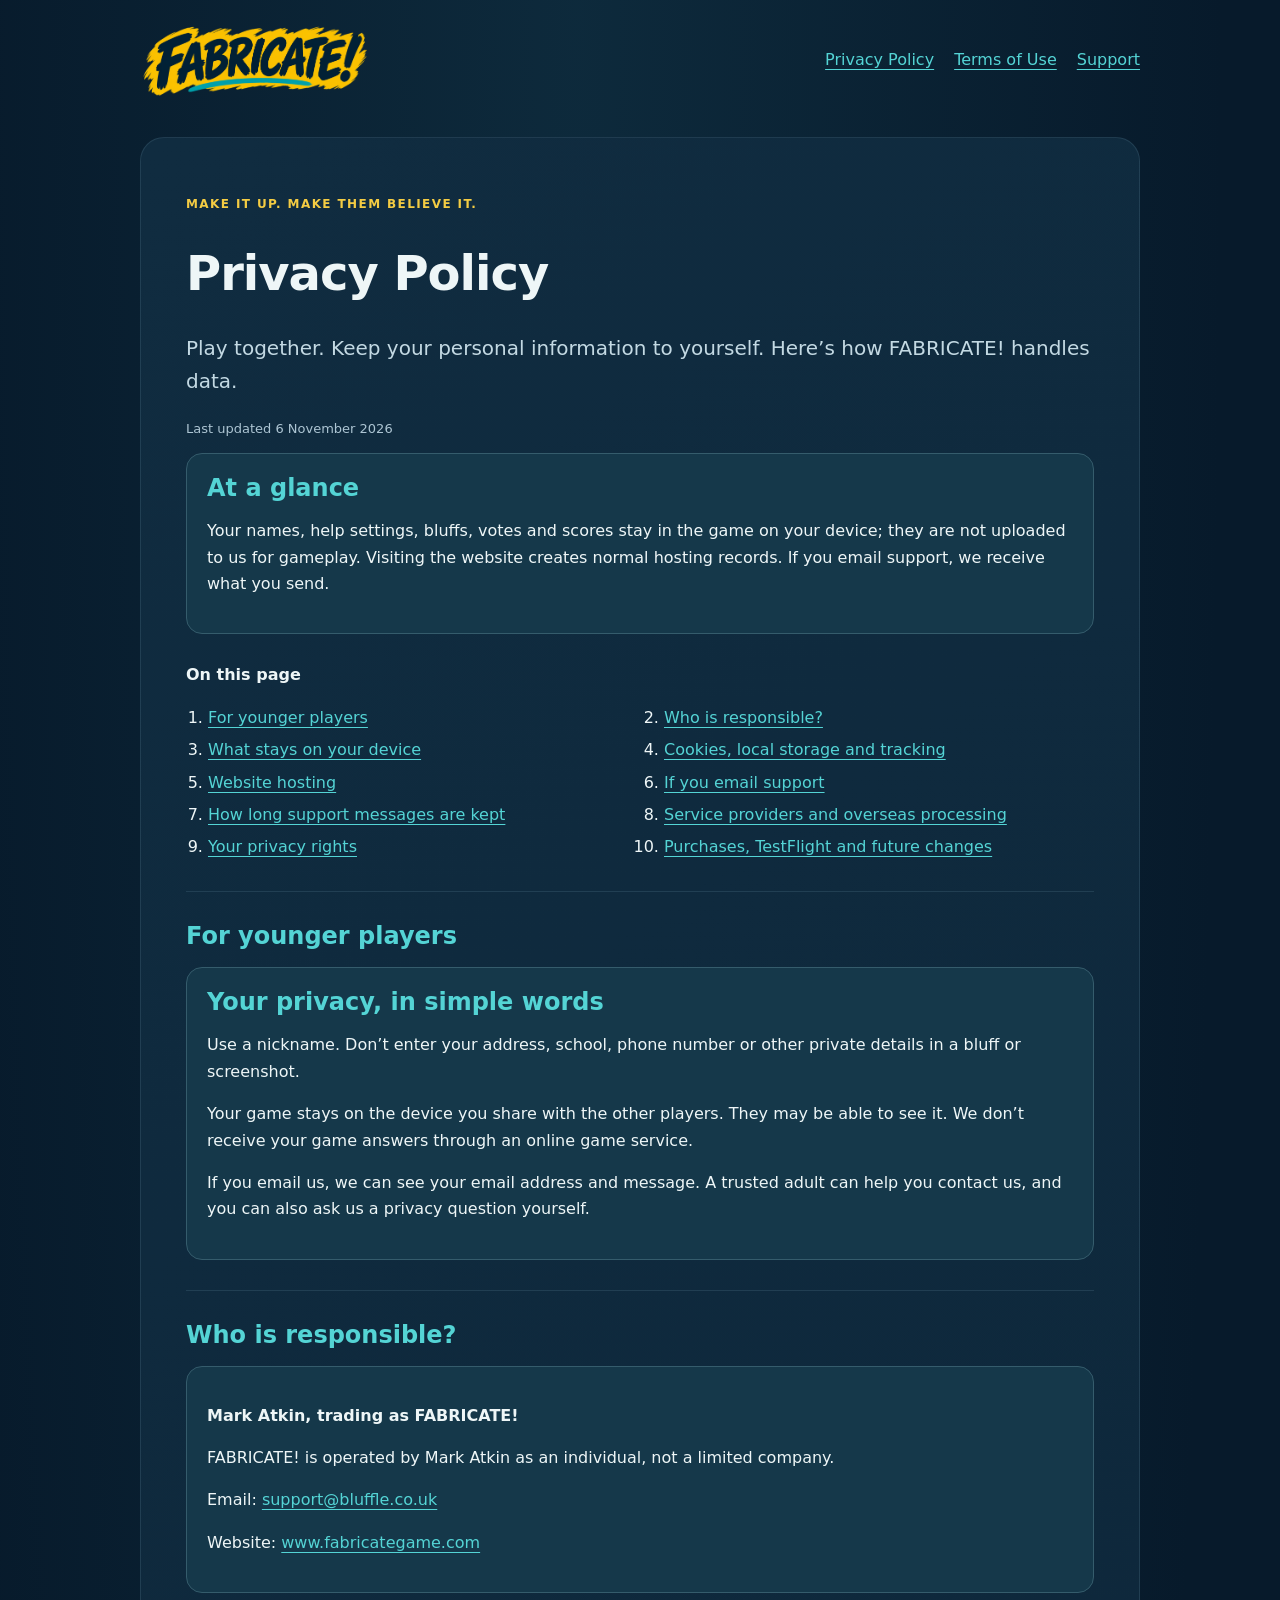
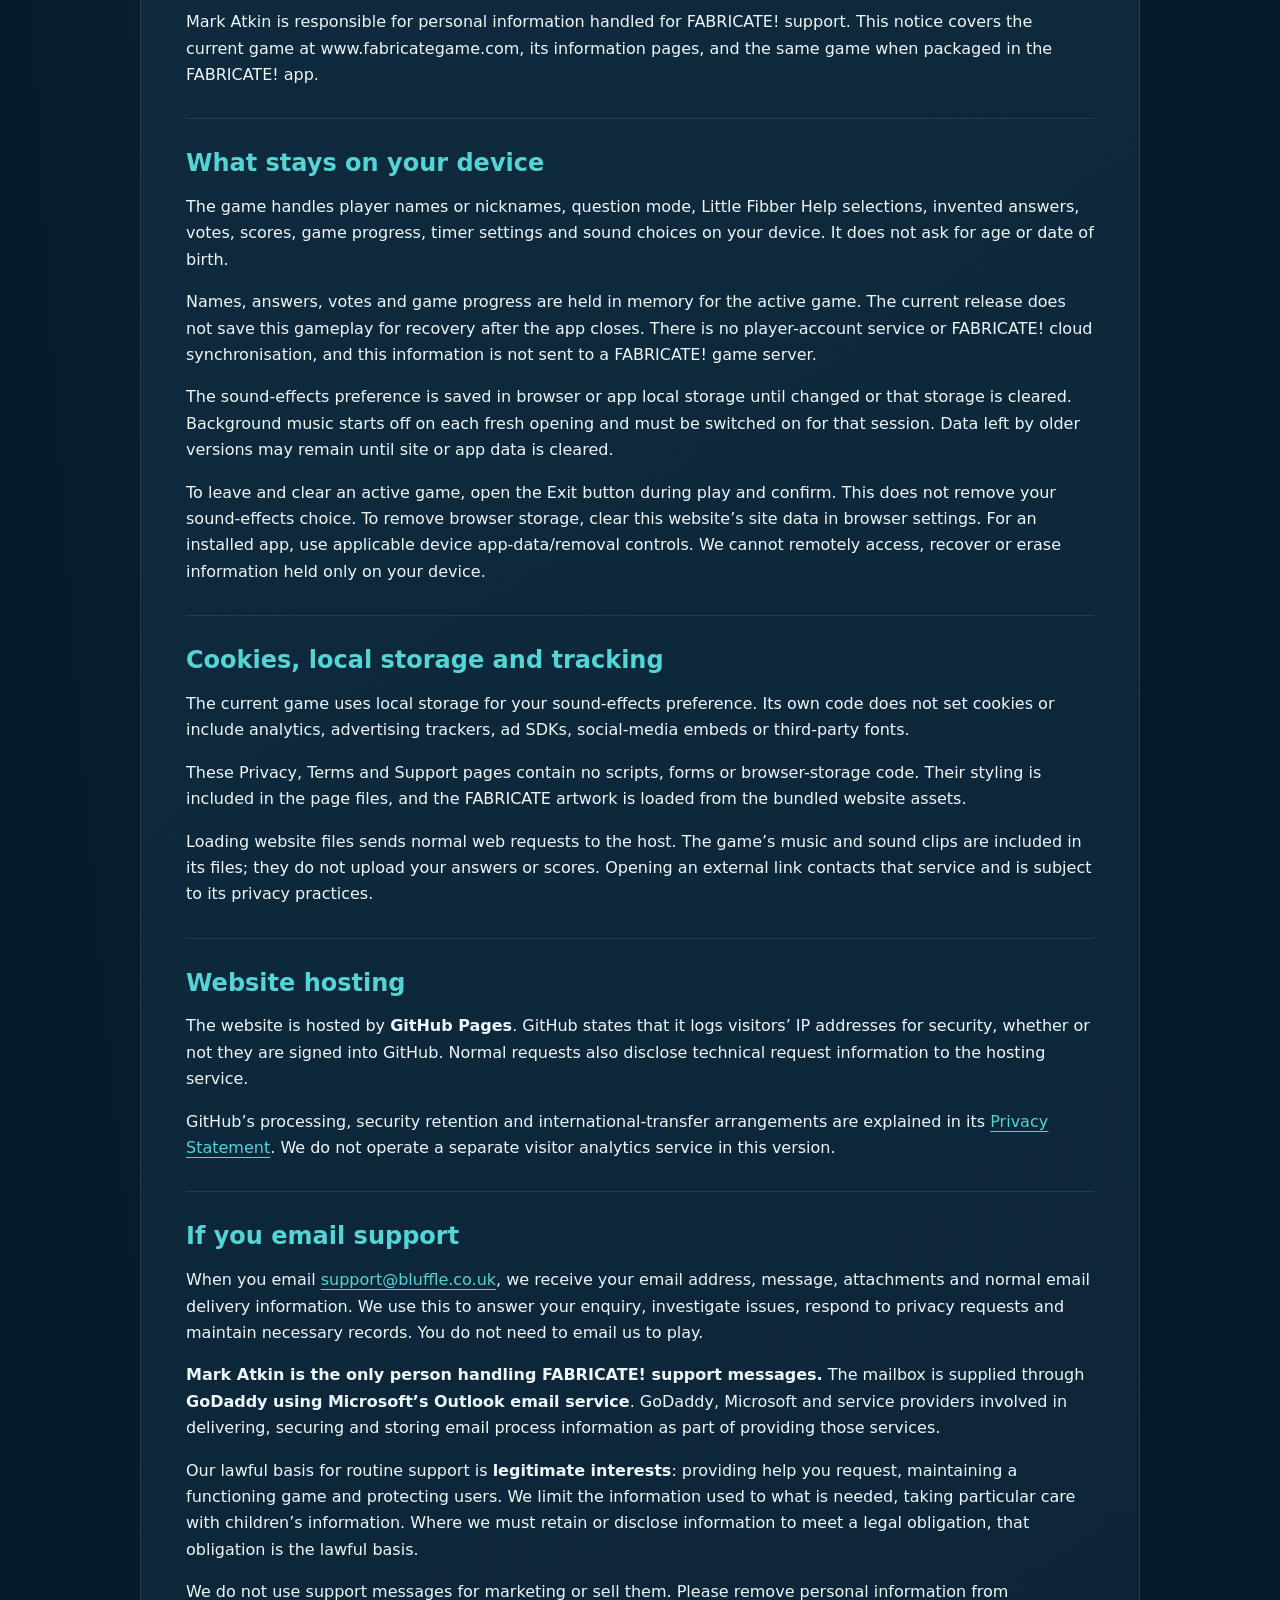
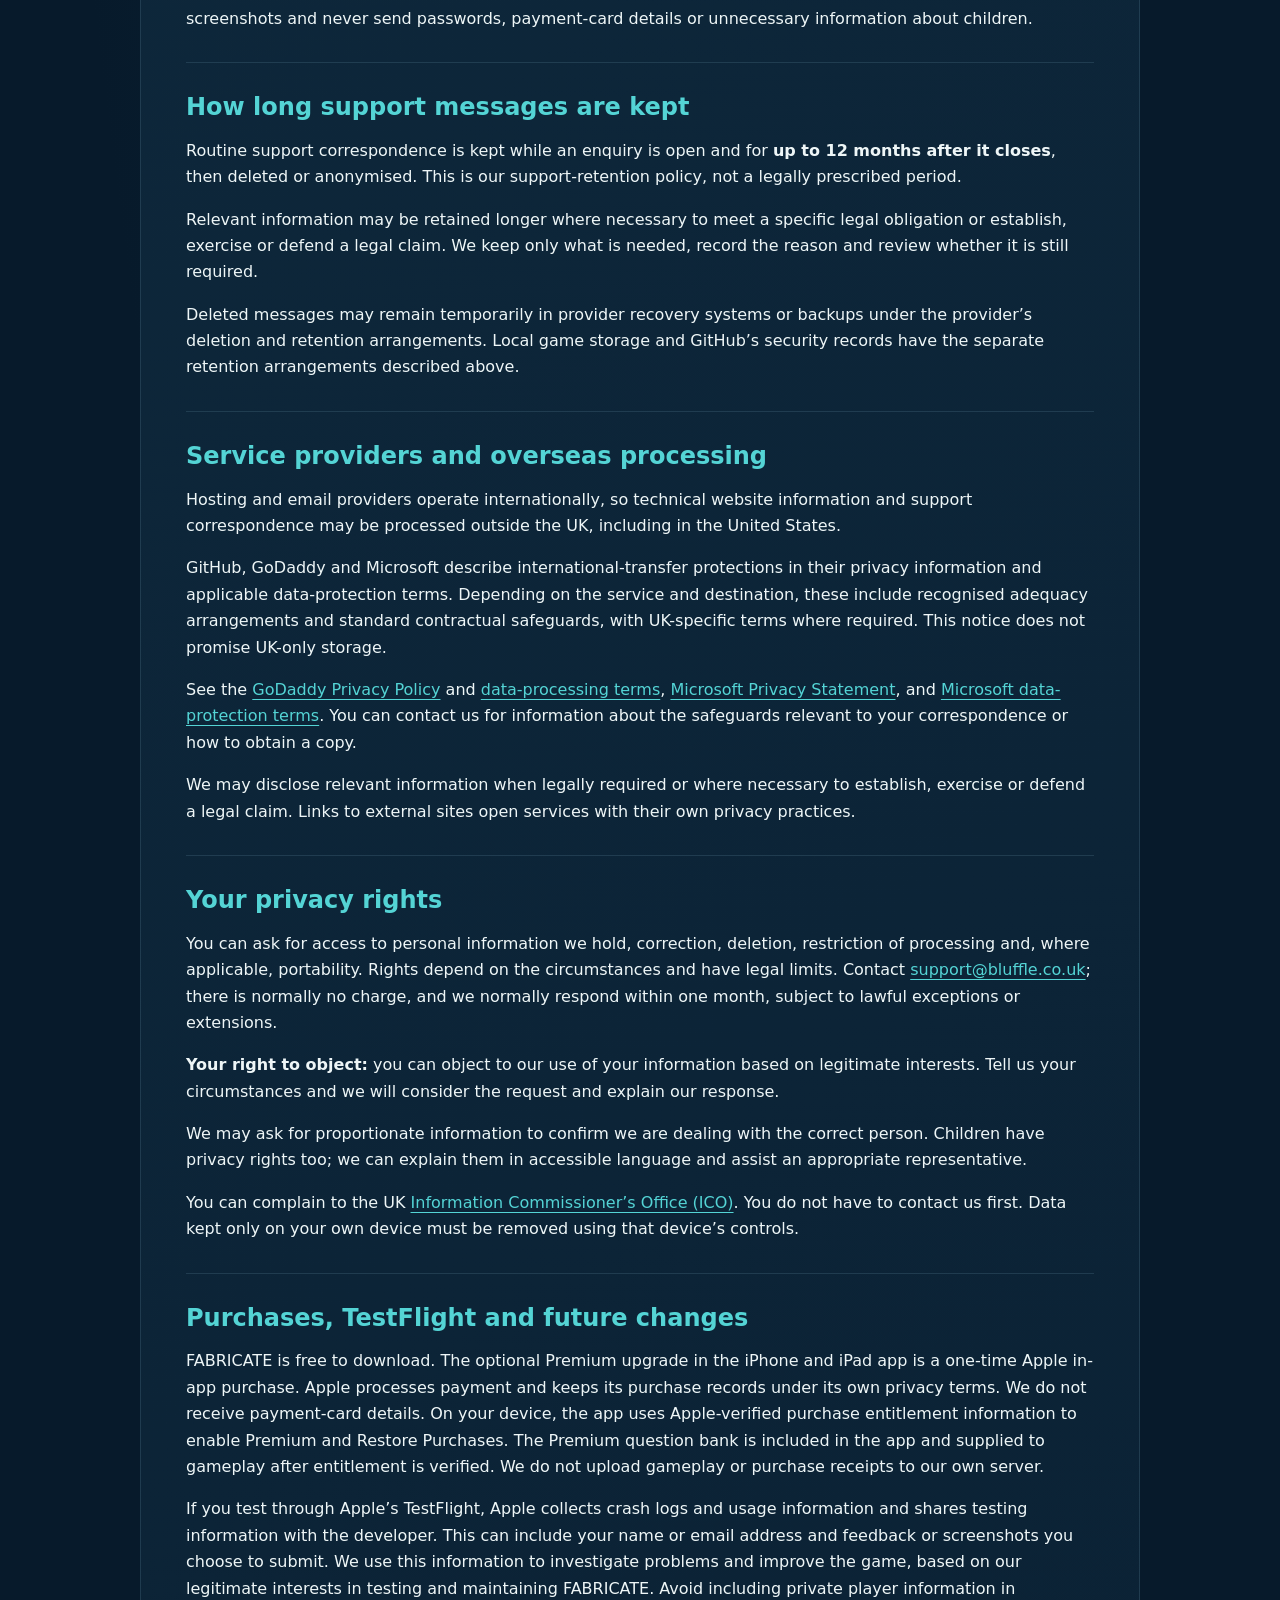
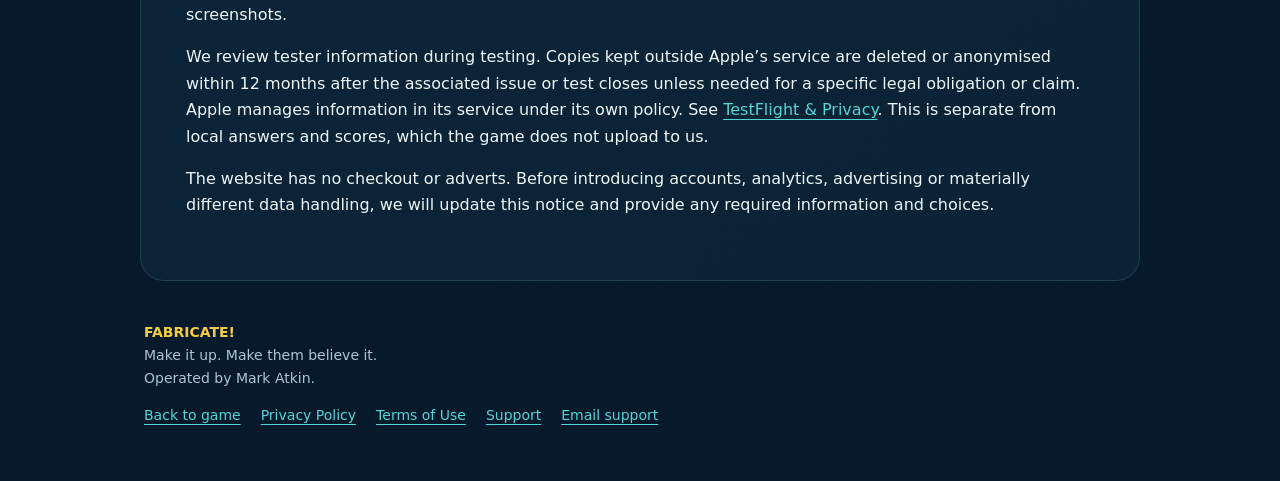
<file: 01-WEBSITE-REPOSITORY/privacy/index.html>
<!doctype html><html lang="en-GB"><head><meta charset="utf-8"><meta name="viewport" content="width=device-width,initial-scale=1,viewport-fit=cover"><meta name="theme-color" content="#071a2b"><title>Privacy Policy | FABRICATE!</title><link rel="canonical" href="https://www.fabricategame.com/privacy/"><style>html{background:#071a2b;color:#eef6f7;font-family:system-ui,-apple-system,'Segoe UI',sans-serif;line-height:1.65}*{box-sizing:border-box}body{margin:0;background:radial-gradient(ellipse at 45% 0,#17425566,transparent 65%)}a{color:#54d4d5;text-underline-offset:4px;overflow-wrap:anywhere}a:focus-visible,button:focus-visible{outline:3px solid #f4cc43;outline-offset:4px}.page{width:min(100% - 36px,1000px);margin:auto;padding:max(22px,env(safe-area-inset-top)) 0 max(28px,env(safe-area-inset-bottom))}.top{display:flex;align-items:center;justify-content:space-between;gap:22px;margin-bottom:38px}.brand img{display:block;width:230px;max-width:47vw;height:auto}.top nav,footer nav{display:flex;flex-wrap:wrap;gap:12px 20px}main{background:linear-gradient(145deg,#102c40,#0b2235);padding:clamp(22px,4vw,45px);border:1px solid #35546880;border-radius:24px}h1{font-size:clamp(32px,5vw,48px);line-height:1.1;letter-spacing:-1px;color:#eef6f7}h2{font-size:24px;line-height:1.2;margin:0 0 16px;color:#54d4d5}h3{font-size:19px;line-height:1.3;margin-top:28px}p,li{overflow-wrap:anywhere}.tag{color:#f4cc43;font-size:12px;font-weight:750;letter-spacing:1.4px;text-transform:uppercase}.lead{font-size:20px;color:#c3d9e3}.meta{font-size:13px;color:#adc5d3}.intro,.owner{background:#15384a;border:1px solid #355c6c;padding:20px;border-radius:16px}.toc{margin:28px 0}.toc p{font-weight:750}.toc ol{display:grid;grid-template-columns:1fr 1fr;gap:6px 26px;padding-left:22px}section{padding-top:30px;margin-top:30px;border-top:1px solid #35546880;scroll-margin-top:20px}.button{display:inline-block;background:#f4cc43;color:#071a2b;padding:12px 18px;border-radius:12px;text-decoration:none;font-weight:750}.skip{position:fixed;top:-100px;left:15px;background:#f4cc43;color:#071a2b;padding:12px;z-index:10}.skip:focus{top:10px}footer{padding:26px 4px;color:#adc5d3;font-size:14px}footer strong{color:#f4cc43}@media(max-width:600px){.top{align-items:flex-start;flex-direction:column;gap:18px;margin-bottom:22px}.brand img{max-width:65vw}.top nav{font-size:14px;gap:16px}.toc ol{display:block}.toc li{margin:7px 0}h2{font-size:22px}.lead{font-size:18px}}
</style></head><body><a class="skip" href="#main">Skip to content</a><div class="page"><header class="top"><a class="brand" href="../" aria-label="FABRICATE! — back to game"><img src="../assets/fabricate-wordmark.png" alt="FABRICATE!" width="230"></a><nav aria-label="Information pages"><a href="../privacy/" aria-current="page">Privacy Policy</a><a href="../terms/">Terms of Use</a><a href="../support/">Support</a></nav></header><main id="main"><p class="tag">Make it up. Make them believe it.</p><h1>Privacy Policy</h1><p class="lead">Play together. Keep your personal information to yourself. Here’s how FABRICATE! handles data.</p><p class="meta">Last updated <time datetime="2026-11-06">6 November 2026</time></p><div class="intro"><h2>At a glance</h2><p>Your names, help settings, bluffs, votes and scores stay in the game on your device; they are not uploaded to us for gameplay. Visiting the website creates normal hosting records. If you email support, we receive what you send.</p></div><nav class="toc" aria-label="On this page"><p>On this page</p><ol><li><a href="#children">For younger players</a></li><li><a href="#controller">Who is responsible?</a></li><li><a href="#local">What stays on your device</a></li><li><a href="#storage">Cookies, local storage and tracking</a></li><li><a href="#hosting">Website hosting</a></li><li><a href="#email">If you email support</a></li><li><a href="#retention">How long support messages are kept</a></li><li><a href="#sharing">Service providers and overseas processing</a></li><li><a href="#rights">Your privacy rights</a></li><li><a href="#future">Purchases, TestFlight and future changes</a></li></ol></nav><section id="children" aria-labelledby="children-title"><h2 id="children-title">For younger players</h2><div class="intro"><h2>Your privacy, in simple words</h2><p>Use a nickname. Don’t enter your address, school, phone number or other private details in a bluff or screenshot.</p><p>Your game stays on the device you share with the other players. They may be able to see it. We don’t receive your game answers through an online game service.</p><p>If you email us, we can see your email address and message. A trusted adult can help you contact us, and you can also ask us a privacy question yourself.</p></div></section>
<section id="controller" aria-labelledby="controller-title"><h2 id="controller-title">Who is responsible?</h2><div class="owner"><p><strong>Mark Atkin, trading as FABRICATE!</strong></p><p>FABRICATE! is operated by Mark Atkin as an individual, not a limited company.</p><p>Email: <a href="mailto:support@bluffle.co.uk">support@bluffle.co.uk</a></p><p>Website: <a href="https://www.fabricategame.com/" target="_blank" rel="noopener noreferrer">www.fabricategame.com</a></p></div><p>Mark Atkin is responsible for personal information handled for FABRICATE! support. This notice covers the current game at www.fabricategame.com, its information pages, and the same game when packaged in the FABRICATE! app.</p></section>
<section id="local" aria-labelledby="local-title"><h2 id="local-title">What stays on your device</h2><p>The game handles player names or nicknames, question mode, Little Fibber Help selections, invented answers, votes, scores, game progress, timer settings and sound choices on your device. It does not ask for age or date of birth.</p><p>Names, answers, votes and game progress are held in memory for the active game. The current release does not save this gameplay for recovery after the app closes. There is no player-account service or FABRICATE! cloud synchronisation, and this information is not sent to a FABRICATE! game server.</p><p>The sound-effects preference is saved in browser or app local storage until changed or that storage is cleared. Background music starts off on each fresh opening and must be switched on for that session. Data left by older versions may remain until site or app data is cleared.</p><p>To leave and clear an active game, open the Exit button during play and confirm. This does not remove your sound-effects choice. To remove browser storage, clear this website’s site data in browser settings. For an installed app, use applicable device app-data/removal controls. We cannot remotely access, recover or erase information held only on your device.</p></section>
<section id="storage" aria-labelledby="storage-title"><h2 id="storage-title">Cookies, local storage and tracking</h2><p>The current game uses local storage for your sound-effects preference. Its own code does not set cookies or include analytics, advertising trackers, ad SDKs, social-media embeds or third-party fonts.</p><p>These Privacy, Terms and Support pages contain no scripts, forms or browser-storage code. Their styling is included in the page files, and the FABRICATE artwork is loaded from the bundled website assets.</p><p>Loading website files sends normal web requests to the host. The game’s music and sound clips are included in its files; they do not upload your answers or scores. Opening an external link contacts that service and is subject to its privacy practices.</p></section>
<section id="hosting" aria-labelledby="hosting-title"><h2 id="hosting-title">Website hosting</h2><p>The website is hosted by <strong>GitHub Pages</strong>. GitHub states that it logs visitors’ IP addresses for security, whether or not they are signed into GitHub. Normal requests also disclose technical request information to the hosting service.</p><p>GitHub’s processing, security retention and international-transfer arrangements are explained in its <a href="https://docs.github.com/en/site-policy/privacy-policies/github-general-privacy-statement" target="_blank" rel="noopener noreferrer">Privacy Statement</a>. We do not operate a separate visitor analytics service in this version.</p></section>
<section id="email" aria-labelledby="email-title"><h2 id="email-title">If you email support</h2><p>When you email <a href="mailto:support@bluffle.co.uk">support@bluffle.co.uk</a>, we receive your email address, message, attachments and normal email delivery information. We use this to answer your enquiry, investigate issues, respond to privacy requests and maintain necessary records. You do not need to email us to play.</p><p><strong>Mark Atkin is the only person handling FABRICATE! support messages.</strong> The mailbox is supplied through <strong>GoDaddy using Microsoft’s Outlook email service</strong>. GoDaddy, Microsoft and service providers involved in delivering, securing and storing email process information as part of providing those services.</p><p>Our lawful basis for routine support is <strong>legitimate interests</strong>: providing help you request, maintaining a functioning game and protecting users. We limit the information used to what is needed, taking particular care with children’s information. Where we must retain or disclose information to meet a legal obligation, that obligation is the lawful basis.</p><p>We do not use support messages for marketing or sell them. Please remove personal information from screenshots and never send passwords, payment-card details or unnecessary information about children.</p></section>
<section id="retention" aria-labelledby="retention-title"><h2 id="retention-title">How long support messages are kept</h2><p>Routine support correspondence is kept while an enquiry is open and for <strong>up to 12 months after it closes</strong>, then deleted or anonymised. This is our support-retention policy, not a legally prescribed period.</p><p>Relevant information may be retained longer where necessary to meet a specific legal obligation or establish, exercise or defend a legal claim. We keep only what is needed, record the reason and review whether it is still required.</p><p>Deleted messages may remain temporarily in provider recovery systems or backups under the provider’s deletion and retention arrangements. Local game storage and GitHub’s security records have the separate retention arrangements described above.</p></section>
<section id="sharing" aria-labelledby="sharing-title"><h2 id="sharing-title">Service providers and overseas processing</h2><p>Hosting and email providers operate internationally, so technical website information and support correspondence may be processed outside the UK, including in the United States.</p><p>GitHub, GoDaddy and Microsoft describe international-transfer protections in their privacy information and applicable data-protection terms. Depending on the service and destination, these include recognised adequacy arrangements and standard contractual safeguards, with UK-specific terms where required. This notice does not promise UK-only storage.</p><p>See the <a href="https://www.godaddy.com/en/agreements/privacy" target="_blank" rel="noopener noreferrer">GoDaddy Privacy Policy</a> and <a href="https://www.godaddy.com/legal/agreements/data-processing-addendum" target="_blank" rel="noopener noreferrer">data-processing terms</a>, <a href="https://privacy.microsoft.com/en-gb/privacystatement" target="_blank" rel="noopener noreferrer">Microsoft Privacy Statement</a>, and <a href="https://www.microsoft.com/licensing/docs/view/Microsoft-Products-and-Services-Data-Protection-Addendum-DPA" target="_blank" rel="noopener noreferrer">Microsoft data-protection terms</a>. You can contact us for information about the safeguards relevant to your correspondence or how to obtain a copy.</p><p>We may disclose relevant information when legally required or where necessary to establish, exercise or defend a legal claim. Links to external sites open services with their own privacy practices.</p></section>
<section id="rights" aria-labelledby="rights-title"><h2 id="rights-title">Your privacy rights</h2><p>You can ask for access to personal information we hold, correction, deletion, restriction of processing and, where applicable, portability. Rights depend on the circumstances and have legal limits. Contact <a href="mailto:support@bluffle.co.uk">support@bluffle.co.uk</a>; there is normally no charge, and we normally respond within one month, subject to lawful exceptions or extensions.</p><div class="callout"><strong>Your right to object:</strong> you can object to our use of your information based on legitimate interests. Tell us your circumstances and we will consider the request and explain our response.</div><p>We may ask for proportionate information to confirm we are dealing with the correct person. Children have privacy rights too; we can explain them in accessible language and assist an appropriate representative.</p><p>You can complain to the UK <a href="https://ico.org.uk/make-a-complaint/" target="_blank" rel="noopener noreferrer">Information Commissioner’s Office (ICO)</a>. You do not have to contact us first. Data kept only on your own device must be removed using that device’s controls.</p></section>
<section id="future" aria-labelledby="future-title"><h2 id="future-title">Purchases, TestFlight and future changes</h2><p>FABRICATE is free to download. The optional Premium upgrade in the iPhone and iPad app is a one-time Apple in-app purchase. Apple processes payment and keeps its purchase records under its own privacy terms. We do not receive payment-card details. On your device, the app uses Apple-verified purchase entitlement information to enable Premium and Restore Purchases. The Premium question bank is included in the app and supplied to gameplay after entitlement is verified. We do not upload gameplay or purchase receipts to our own server.</p><p>If you test through Apple’s TestFlight, Apple collects crash logs and usage information and shares testing information with the developer. This can include your name or email address and feedback or screenshots you choose to submit. We use this information to investigate problems and improve the game, based on our legitimate interests in testing and maintaining FABRICATE. Avoid including private player information in screenshots.</p><p>We review tester information during testing. Copies kept outside Apple’s service are deleted or anonymised within 12 months after the associated issue or test closes unless needed for a specific legal obligation or claim. Apple manages information in its service under its own policy. See <a href="https://www.apple.com/legal/privacy/data/en/test-flight/">TestFlight &amp; Privacy</a>. This is separate from local answers and scores, which the game does not upload to us.</p><p>The website has no checkout or adverts. Before introducing accounts, analytics, advertising or materially different data handling, we will update this notice and provide any required information and choices.</p></section></main><footer><p><strong>FABRICATE!</strong><br>Make it up. Make them believe it.<br>Operated by Mark Atkin.</p><nav><a href="../">Back to game</a><a href="../privacy/" aria-current="page">Privacy Policy</a><a href="../terms/">Terms of Use</a><a href="../support/">Support</a><a href="mailto:support@bluffle.co.uk">Email support</a></nav></footer></div></body></html>
</file>
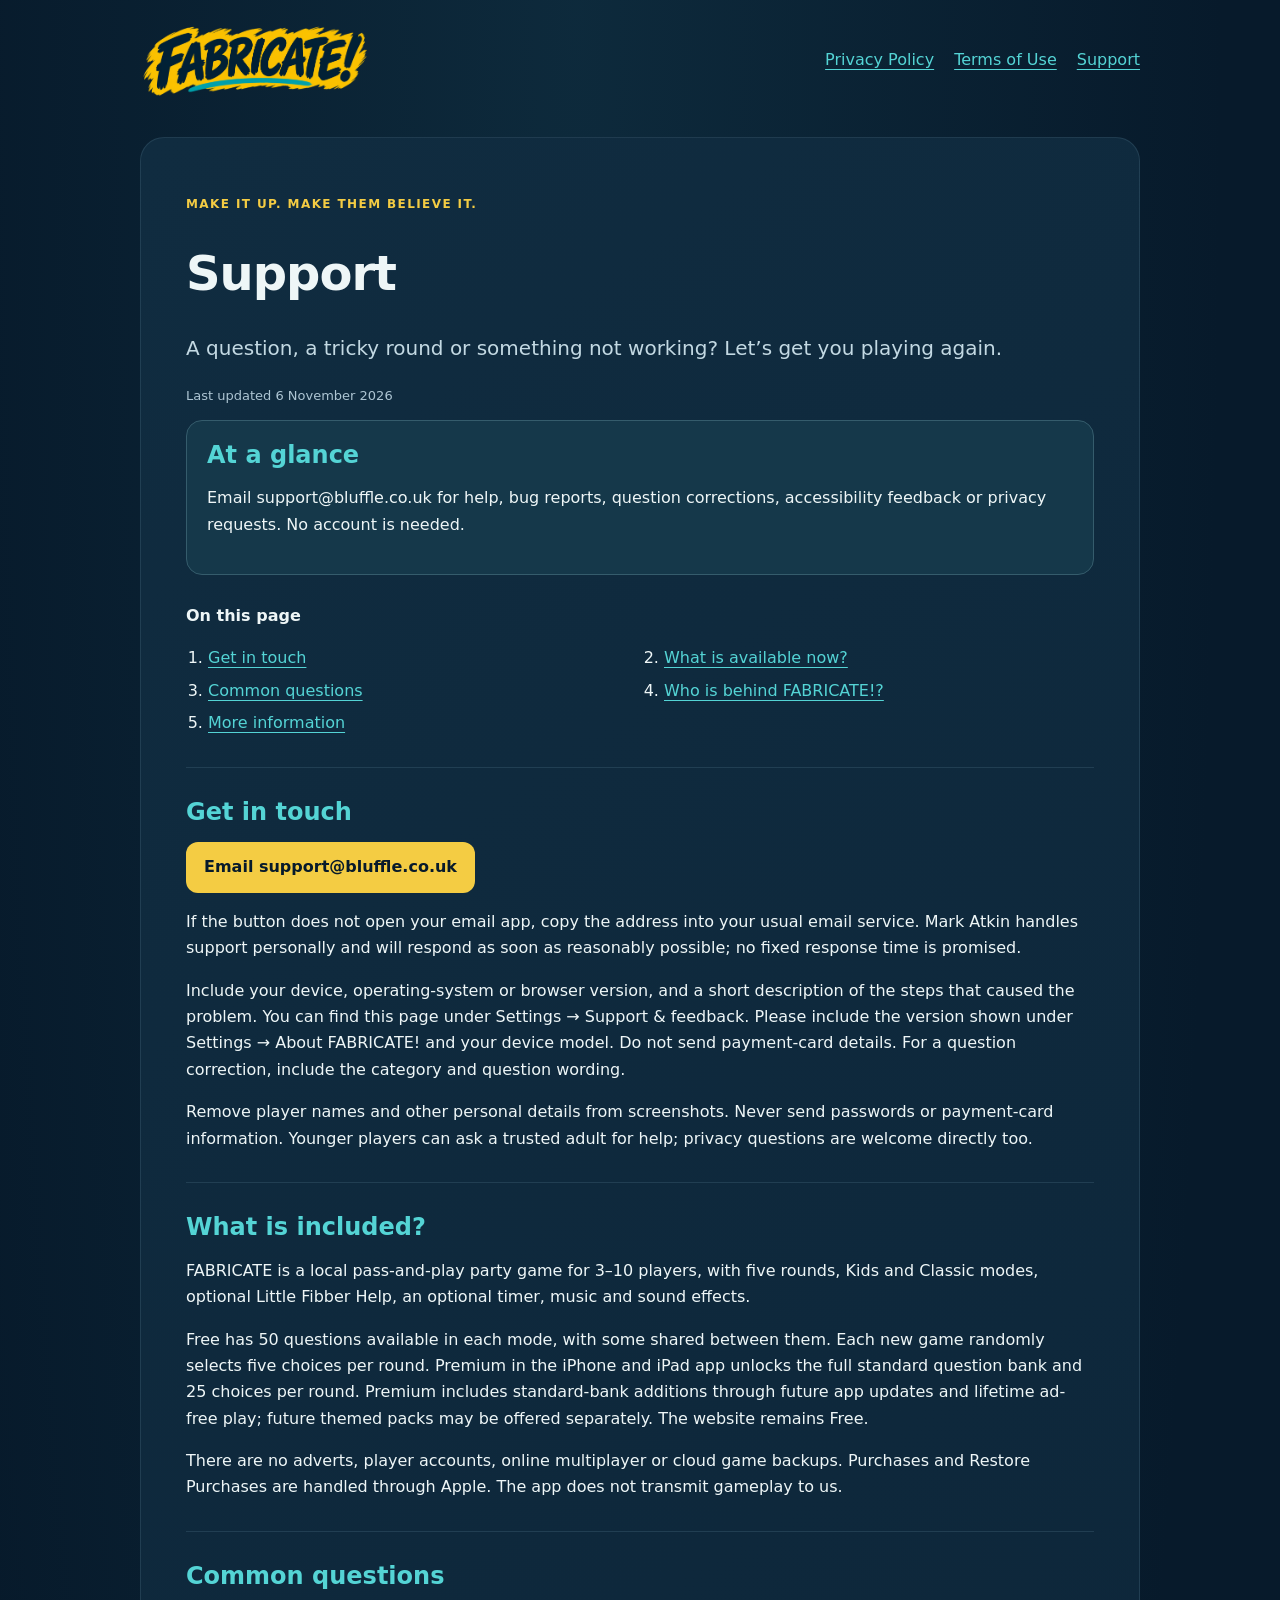
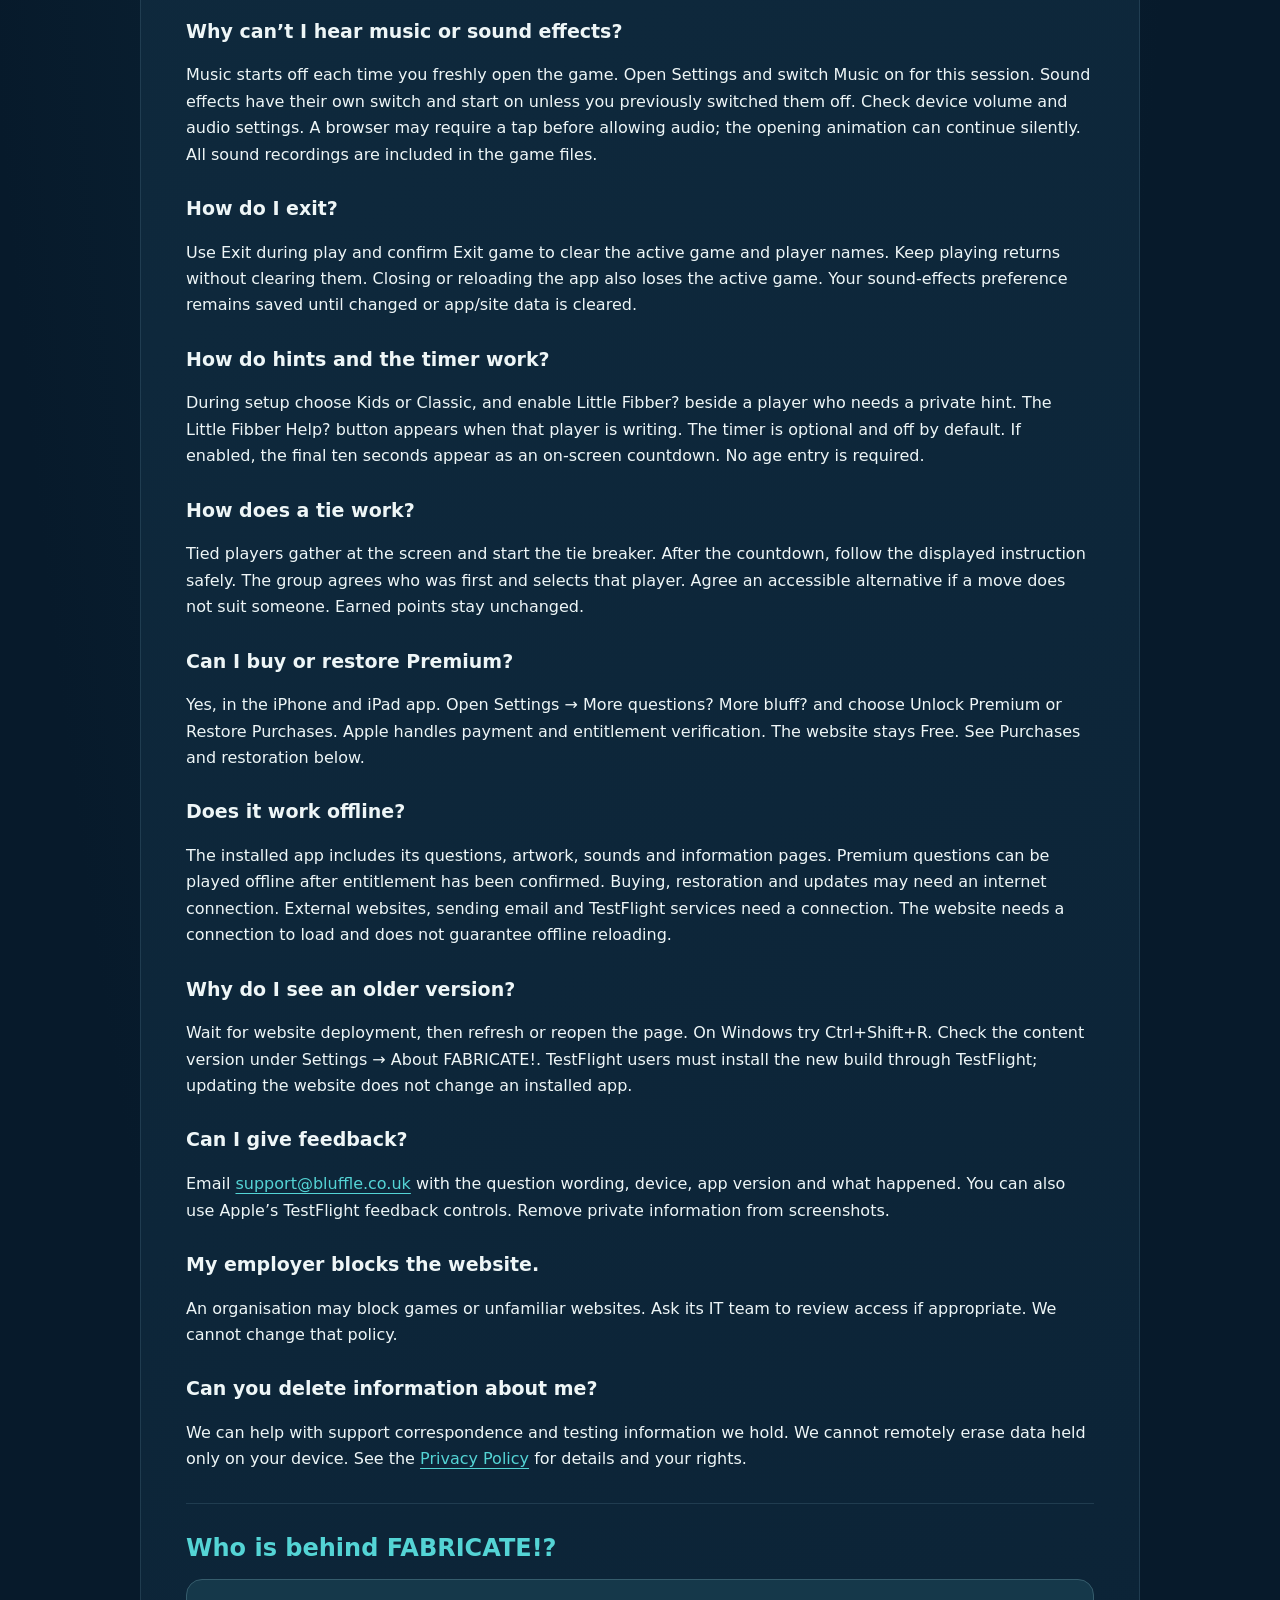
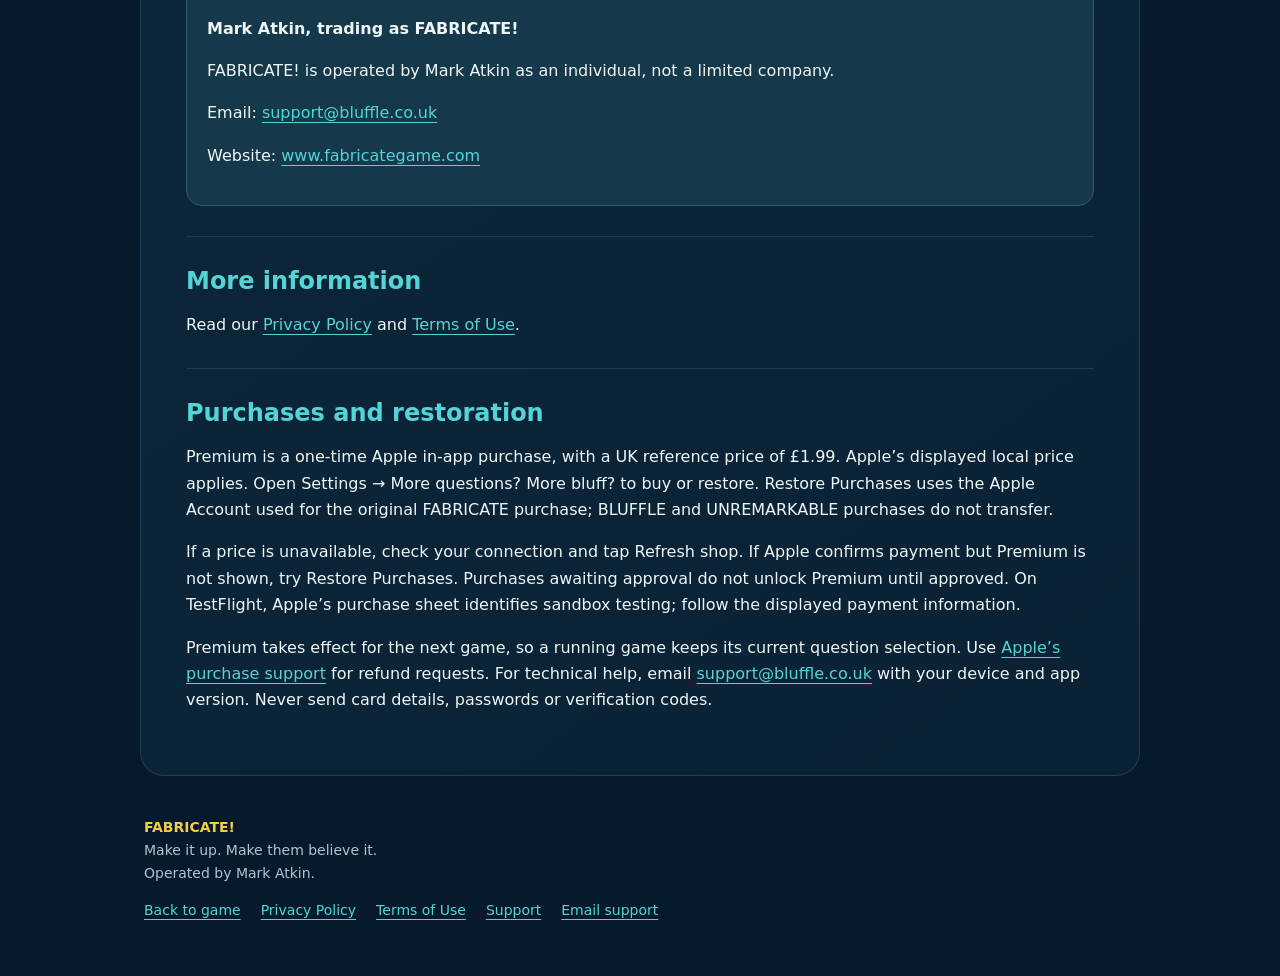
<file: 01-WEBSITE-REPOSITORY/support/index.html>
<!doctype html><html lang="en-GB"><head><meta charset="utf-8"><meta name="viewport" content="width=device-width,initial-scale=1,viewport-fit=cover"><meta name="theme-color" content="#071a2b"><title>Support | FABRICATE!</title><link rel="canonical" href="https://www.fabricategame.com/support/"><style>html{background:#071a2b;color:#eef6f7;font-family:system-ui,-apple-system,'Segoe UI',sans-serif;line-height:1.65}*{box-sizing:border-box}body{margin:0;background:radial-gradient(ellipse at 45% 0,#17425566,transparent 65%)}a{color:#54d4d5;text-underline-offset:4px;overflow-wrap:anywhere}a:focus-visible,button:focus-visible{outline:3px solid #f4cc43;outline-offset:4px}.page{width:min(100% - 36px,1000px);margin:auto;padding:max(22px,env(safe-area-inset-top)) 0 max(28px,env(safe-area-inset-bottom))}.top{display:flex;align-items:center;justify-content:space-between;gap:22px;margin-bottom:38px}.brand img{display:block;width:230px;max-width:47vw;height:auto}.top nav,footer nav{display:flex;flex-wrap:wrap;gap:12px 20px}main{background:linear-gradient(145deg,#102c40,#0b2235);padding:clamp(22px,4vw,45px);border:1px solid #35546880;border-radius:24px}h1{font-size:clamp(32px,5vw,48px);line-height:1.1;letter-spacing:-1px;color:#eef6f7}h2{font-size:24px;line-height:1.2;margin:0 0 16px;color:#54d4d5}h3{font-size:19px;line-height:1.3;margin-top:28px}p,li{overflow-wrap:anywhere}.tag{color:#f4cc43;font-size:12px;font-weight:750;letter-spacing:1.4px;text-transform:uppercase}.lead{font-size:20px;color:#c3d9e3}.meta{font-size:13px;color:#adc5d3}.intro,.owner{background:#15384a;border:1px solid #355c6c;padding:20px;border-radius:16px}.toc{margin:28px 0}.toc p{font-weight:750}.toc ol{display:grid;grid-template-columns:1fr 1fr;gap:6px 26px;padding-left:22px}section{padding-top:30px;margin-top:30px;border-top:1px solid #35546880;scroll-margin-top:20px}.button{display:inline-block;background:#f4cc43;color:#071a2b;padding:12px 18px;border-radius:12px;text-decoration:none;font-weight:750}.skip{position:fixed;top:-100px;left:15px;background:#f4cc43;color:#071a2b;padding:12px;z-index:10}.skip:focus{top:10px}footer{padding:26px 4px;color:#adc5d3;font-size:14px}footer strong{color:#f4cc43}@media(max-width:600px){.top{align-items:flex-start;flex-direction:column;gap:18px;margin-bottom:22px}.brand img{max-width:65vw}.top nav{font-size:14px;gap:16px}.toc ol{display:block}.toc li{margin:7px 0}h2{font-size:22px}.lead{font-size:18px}}
</style></head><body><a class="skip" href="#main">Skip to content</a><div class="page"><header class="top"><a class="brand" href="../" aria-label="FABRICATE! — back to game"><img src="../assets/fabricate-wordmark.png" alt="FABRICATE!" width="230"></a><nav aria-label="Information pages"><a href="../privacy/">Privacy Policy</a><a href="../terms/">Terms of Use</a><a href="../support/" aria-current="page">Support</a></nav></header><main id="main"><p class="tag">Make it up. Make them believe it.</p><h1>Support</h1><p class="lead">A question, a tricky round or something not working? Let’s get you playing again.</p><p class="meta">Last updated <time datetime="2026-11-06">6 November 2026</time></p><div class="intro"><h2>At a glance</h2><p>Email support@bluffle.co.uk for help, bug reports, question corrections, accessibility feedback or privacy requests. No account is needed.</p></div><nav class="toc" aria-label="On this page"><p>On this page</p><ol><li><a href="#contact">Get in touch</a></li><li><a href="#current">What is available now?</a></li><li><a href="#help">Common questions</a></li><li><a href="#owner">Who is behind FABRICATE!?</a></li><li><a href="#more">More information</a></li></ol></nav><section id="contact" aria-labelledby="contact-title"><h2 id="contact-title">Get in touch</h2><p><a class="button" href="mailto:support@bluffle.co.uk">Email support@bluffle.co.uk</a></p><p>If the button does not open your email app, copy the address into your usual email service. Mark Atkin handles support personally and will respond as soon as reasonably possible; no fixed response time is promised.</p><p>Include your device, operating-system or browser version, and a short description of the steps that caused the problem. You can find this page under Settings → Support &amp; feedback. Please include the version shown under Settings → About FABRICATE! and your device model. Do not send payment-card details. For a question correction, include the category and question wording.</p><p>Remove player names and other personal details from screenshots. Never send passwords or payment-card information. Younger players can ask a trusted adult for help; privacy questions are welcome directly too.</p></section>
<section id="current" aria-labelledby="current-title"><h2 id="current-title">What is included?</h2><p>FABRICATE is a local pass-and-play party game for 3–10 players, with five rounds, Kids and Classic modes, optional Little Fibber Help, an optional timer, music and sound effects.</p><p>Free has 50 questions available in each mode, with some shared between them. Each new game randomly selects five choices per round. Premium in the iPhone and iPad app unlocks the full standard question bank and 25 choices per round. Premium includes standard-bank additions through future app updates and lifetime ad-free play; future themed packs may be offered separately. The website remains Free.</p><p>There are no adverts, player accounts, online multiplayer or cloud game backups. Purchases and Restore Purchases are handled through Apple. The app does not transmit gameplay to us.</p></section>
<section id="help" aria-labelledby="help-title"><h2 id="help-title">Common questions</h2><h3>Why can’t I hear music or sound effects?</h3><p>Music starts off each time you freshly open the game. Open Settings and switch Music on for this session. Sound effects have their own switch and start on unless you previously switched them off. Check device volume and audio settings. A browser may require a tap before allowing audio; the opening animation can continue silently. All sound recordings are included in the game files.</p><h3>How do I exit?</h3><p>Use Exit during play and confirm Exit game to clear the active game and player names. Keep playing returns without clearing them. Closing or reloading the app also loses the active game. Your sound-effects preference remains saved until changed or app/site data is cleared.</p><h3>How do hints and the timer work?</h3><p>During setup choose Kids or Classic, and enable Little Fibber? beside a player who needs a private hint. The Little Fibber Help? button appears when that player is writing. The timer is optional and off by default. If enabled, the final ten seconds appear as an on-screen countdown. No age entry is required.</p><h3>How does a tie work?</h3><p>Tied players gather at the screen and start the tie breaker. After the countdown, follow the displayed instruction safely. The group agrees who was first and selects that player. Agree an accessible alternative if a move does not suit someone. Earned points stay unchanged.</p><h3>Can I buy or restore Premium?</h3><p>Yes, in the iPhone and iPad app. Open Settings → More questions? More bluff? and choose Unlock Premium or Restore Purchases. Apple handles payment and entitlement verification. The website stays Free. See Purchases and restoration below.</p><h3>Does it work offline?</h3><p>The installed app includes its questions, artwork, sounds and information pages. Premium questions can be played offline after entitlement has been confirmed. Buying, restoration and updates may need an internet connection. External websites, sending email and TestFlight services need a connection. The website needs a connection to load and does not guarantee offline reloading.</p><h3>Why do I see an older version?</h3><p>Wait for website deployment, then refresh or reopen the page. On Windows try Ctrl+Shift+R. Check the content version under Settings → About FABRICATE!. TestFlight users must install the new build through TestFlight; updating the website does not change an installed app.</p><h3>Can I give feedback?</h3><p>Email <a href="mailto:support@bluffle.co.uk?subject=FABRICATE%21%20feedback">support@bluffle.co.uk</a> with the question wording, device, app version and what happened. You can also use Apple’s TestFlight feedback controls. Remove private information from screenshots.</p><h3>My employer blocks the website.</h3><p>An organisation may block games or unfamiliar websites. Ask its IT team to review access if appropriate. We cannot change that policy.</p><h3>Can you delete information about me?</h3><p>We can help with support correspondence and testing information we hold. We cannot remotely erase data held only on your device. See the <a href="../privacy/">Privacy Policy</a> for details and your rights.</p></section>
<section id="owner" aria-labelledby="owner-title"><h2 id="owner-title">Who is behind FABRICATE!?</h2><div class="owner"><p><strong>Mark Atkin, trading as FABRICATE!</strong></p><p>FABRICATE! is operated by Mark Atkin as an individual, not a limited company.</p><p>Email: <a href="mailto:support@bluffle.co.uk">support@bluffle.co.uk</a></p><p>Website: <a href="https://www.fabricategame.com/" target="_blank" rel="noopener noreferrer">www.fabricategame.com</a></p></div></section>
<section id="more" aria-labelledby="more-title"><h2 id="more-title">More information</h2><p>Read our <a href="../privacy/">Privacy Policy</a> and <a href="../terms/">Terms of Use</a>.</p></section><section id="purchases" aria-labelledby="purchases-title"><h2 id="purchases-title">Purchases and restoration</h2><p>Premium is a one-time Apple in-app purchase, with a UK reference price of £1.99. Apple’s displayed local price applies. Open Settings → More questions? More bluff? to buy or restore. Restore Purchases uses the Apple Account used for the original FABRICATE purchase; BLUFFLE and UNREMARKABLE purchases do not transfer.</p><p>If a price is unavailable, check your connection and tap Refresh shop. If Apple confirms payment but Premium is not shown, try Restore Purchases. Purchases awaiting approval do not unlock Premium until approved. On TestFlight, Apple’s purchase sheet identifies sandbox testing; follow the displayed payment information.</p><p>Premium takes effect for the next game, so a running game keeps its current question selection. Use <a href="https://reportaproblem.apple.com/">Apple’s purchase support</a> for refund requests. For technical help, email <a href="mailto:support@bluffle.co.uk">support@bluffle.co.uk</a> with your device and app version. Never send card details, passwords or verification codes.</p></section></main><footer><p><strong>FABRICATE!</strong><br>Make it up. Make them believe it.<br>Operated by Mark Atkin.</p><nav><a href="../">Back to game</a><a href="../privacy/">Privacy Policy</a><a href="../terms/">Terms of Use</a><a href="../support/" aria-current="page">Support</a><a href="mailto:support@bluffle.co.uk">Email support</a></nav></footer></div></body></html>
</file>
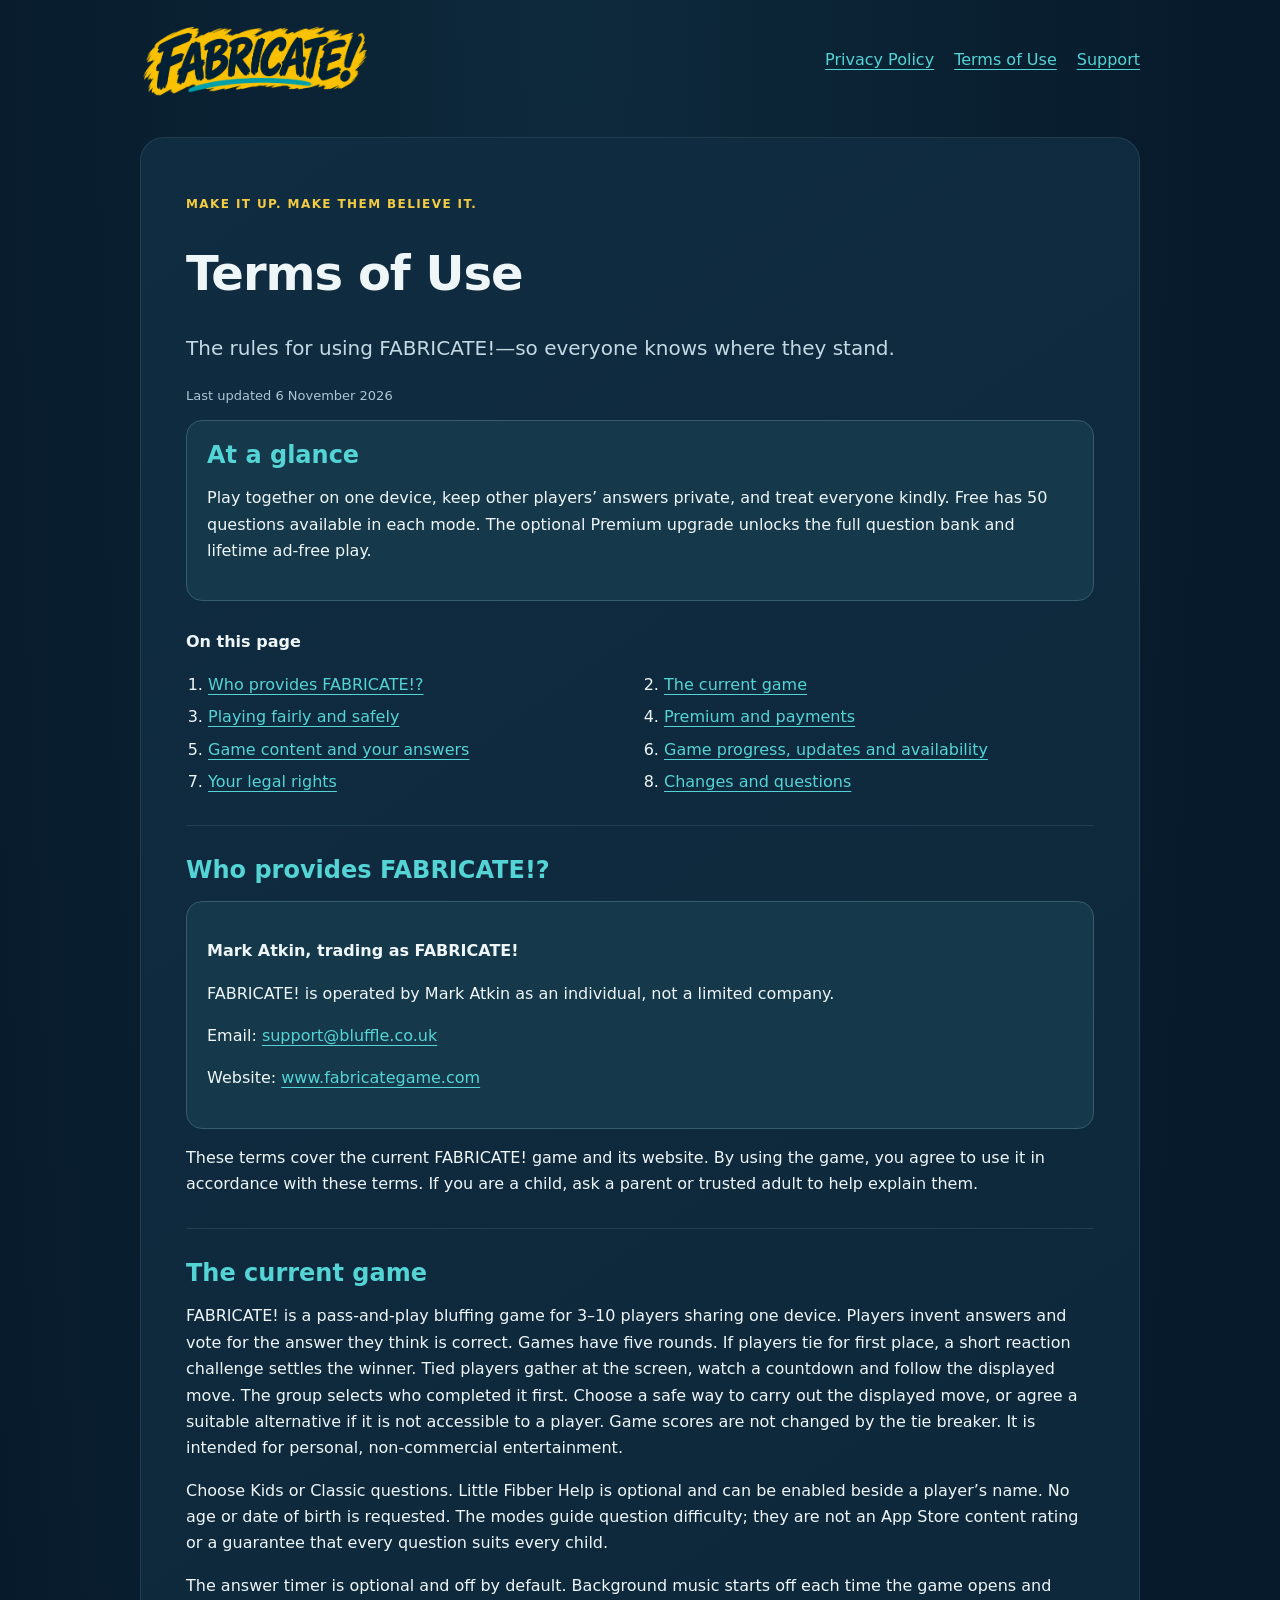
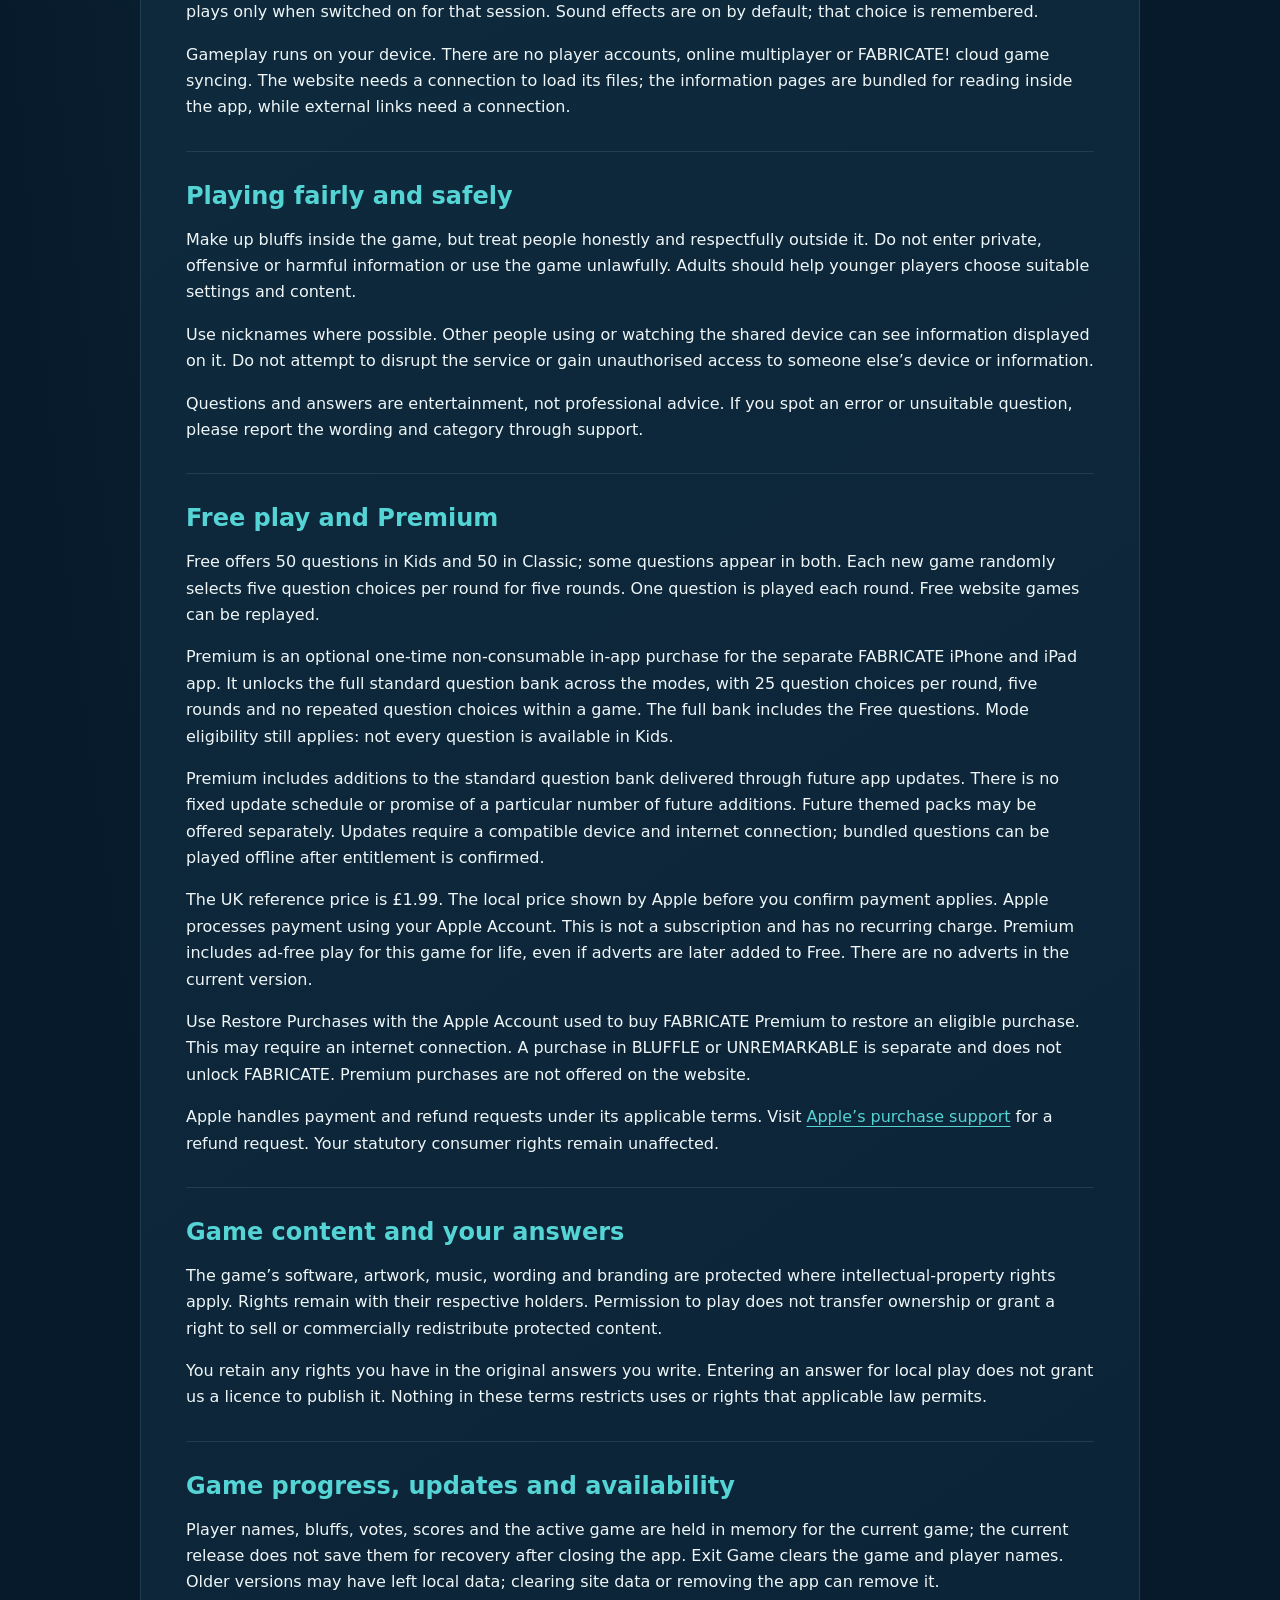
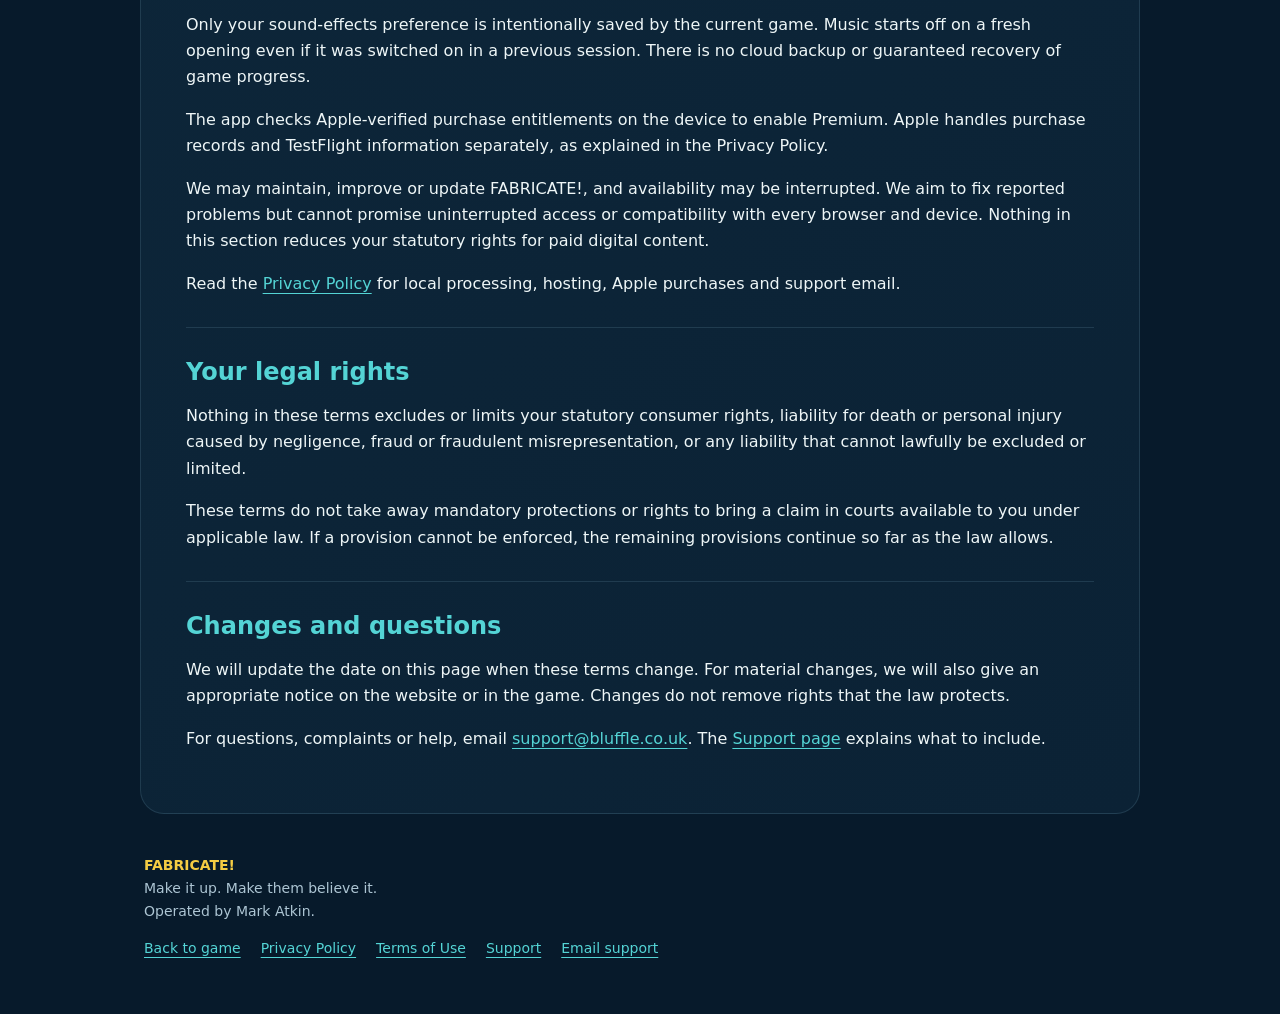
<file: 01-WEBSITE-REPOSITORY/terms/index.html>
<!doctype html><html lang="en-GB"><head><meta charset="utf-8"><meta name="viewport" content="width=device-width,initial-scale=1,viewport-fit=cover"><meta name="theme-color" content="#071a2b"><title>Terms of Use | FABRICATE!</title><link rel="canonical" href="https://www.fabricategame.com/terms/"><style>html{background:#071a2b;color:#eef6f7;font-family:system-ui,-apple-system,'Segoe UI',sans-serif;line-height:1.65}*{box-sizing:border-box}body{margin:0;background:radial-gradient(ellipse at 45% 0,#17425566,transparent 65%)}a{color:#54d4d5;text-underline-offset:4px;overflow-wrap:anywhere}a:focus-visible,button:focus-visible{outline:3px solid #f4cc43;outline-offset:4px}.page{width:min(100% - 36px,1000px);margin:auto;padding:max(22px,env(safe-area-inset-top)) 0 max(28px,env(safe-area-inset-bottom))}.top{display:flex;align-items:center;justify-content:space-between;gap:22px;margin-bottom:38px}.brand img{display:block;width:230px;max-width:47vw;height:auto}.top nav,footer nav{display:flex;flex-wrap:wrap;gap:12px 20px}main{background:linear-gradient(145deg,#102c40,#0b2235);padding:clamp(22px,4vw,45px);border:1px solid #35546880;border-radius:24px}h1{font-size:clamp(32px,5vw,48px);line-height:1.1;letter-spacing:-1px;color:#eef6f7}h2{font-size:24px;line-height:1.2;margin:0 0 16px;color:#54d4d5}h3{font-size:19px;line-height:1.3;margin-top:28px}p,li{overflow-wrap:anywhere}.tag{color:#f4cc43;font-size:12px;font-weight:750;letter-spacing:1.4px;text-transform:uppercase}.lead{font-size:20px;color:#c3d9e3}.meta{font-size:13px;color:#adc5d3}.intro,.owner{background:#15384a;border:1px solid #355c6c;padding:20px;border-radius:16px}.toc{margin:28px 0}.toc p{font-weight:750}.toc ol{display:grid;grid-template-columns:1fr 1fr;gap:6px 26px;padding-left:22px}section{padding-top:30px;margin-top:30px;border-top:1px solid #35546880;scroll-margin-top:20px}.button{display:inline-block;background:#f4cc43;color:#071a2b;padding:12px 18px;border-radius:12px;text-decoration:none;font-weight:750}.skip{position:fixed;top:-100px;left:15px;background:#f4cc43;color:#071a2b;padding:12px;z-index:10}.skip:focus{top:10px}footer{padding:26px 4px;color:#adc5d3;font-size:14px}footer strong{color:#f4cc43}@media(max-width:600px){.top{align-items:flex-start;flex-direction:column;gap:18px;margin-bottom:22px}.brand img{max-width:65vw}.top nav{font-size:14px;gap:16px}.toc ol{display:block}.toc li{margin:7px 0}h2{font-size:22px}.lead{font-size:18px}}
</style></head><body><a class="skip" href="#main">Skip to content</a><div class="page"><header class="top"><a class="brand" href="../" aria-label="FABRICATE! — back to game"><img src="../assets/fabricate-wordmark.png" alt="FABRICATE!" width="230"></a><nav aria-label="Information pages"><a href="../privacy/">Privacy Policy</a><a href="../terms/" aria-current="page">Terms of Use</a><a href="../support/">Support</a></nav></header><main id="main"><p class="tag">Make it up. Make them believe it.</p><h1>Terms of Use</h1><p class="lead">The rules for using FABRICATE!—so everyone knows where they stand.</p><p class="meta">Last updated <time datetime="2026-11-06">6 November 2026</time></p><div class="intro"><h2>At a glance</h2><p>Play together on one device, keep other players’ answers private, and treat everyone kindly. Free has 50 questions available in each mode. The optional Premium upgrade unlocks the full question bank and lifetime ad-free play.</p></div><nav class="toc" aria-label="On this page"><p>On this page</p><ol><li><a href="#operator">Who provides FABRICATE!?</a></li><li><a href="#game">The current game</a></li><li><a href="#fair-play">Playing fairly and safely</a></li><li><a href="#premium">Premium and payments</a></li><li><a href="#content">Game content and your answers</a></li><li><a href="#data">Game progress, updates and availability</a></li><li><a href="#rights">Your legal rights</a></li><li><a href="#changes">Changes and questions</a></li></ol></nav><section id="operator" aria-labelledby="operator-title"><h2 id="operator-title">Who provides FABRICATE!?</h2><div class="owner"><p><strong>Mark Atkin, trading as FABRICATE!</strong></p><p>FABRICATE! is operated by Mark Atkin as an individual, not a limited company.</p><p>Email: <a href="mailto:support@bluffle.co.uk">support@bluffle.co.uk</a></p><p>Website: <a href="https://www.fabricategame.com/" target="_blank" rel="noopener noreferrer">www.fabricategame.com</a></p></div><p>These terms cover the current FABRICATE! game and its website. By using the game, you agree to use it in accordance with these terms. If you are a child, ask a parent or trusted adult to help explain them.</p></section>
<section id="game" aria-labelledby="game-title"><h2 id="game-title">The current game</h2><p>FABRICATE! is a pass-and-play bluffing game for 3–10 players sharing one device. Players invent answers and vote for the answer they think is correct. Games have five rounds. If players tie for first place, a short reaction challenge settles the winner. Tied players gather at the screen, watch a countdown and follow the displayed move. The group selects who completed it first. Choose a safe way to carry out the displayed move, or agree a suitable alternative if it is not accessible to a player. Game scores are not changed by the tie breaker. It is intended for personal, non-commercial entertainment.</p><p>Choose Kids or Classic questions. Little Fibber Help is optional and can be enabled beside a player’s name. No age or date of birth is requested. The modes guide question difficulty; they are not an App Store content rating or a guarantee that every question suits every child.</p><p>The answer timer is optional and off by default. Background music starts off each time the game opens and plays only when switched on for that session. Sound effects are on by default; that choice is remembered.</p><p>Gameplay runs on your device. There are no player accounts, online multiplayer or FABRICATE! cloud game syncing. The website needs a connection to load its files; the information pages are bundled for reading inside the app, while external links need a connection.</p></section>
<section id="fair-play" aria-labelledby="fair-play-title"><h2 id="fair-play-title">Playing fairly and safely</h2><p>Make up bluffs inside the game, but treat people honestly and respectfully outside it. Do not enter private, offensive or harmful information or use the game unlawfully. Adults should help younger players choose suitable settings and content.</p><p>Use nicknames where possible. Other people using or watching the shared device can see information displayed on it. Do not attempt to disrupt the service or gain unauthorised access to someone else’s device or information.</p><p>Questions and answers are entertainment, not professional advice. If you spot an error or unsuitable question, please report the wording and category through support.</p></section>
<section id="premium" aria-labelledby="premium-title"><h2 id="premium-title">Free play and Premium</h2><p>Free offers 50 questions in Kids and 50 in Classic; some questions appear in both. Each new game randomly selects five question choices per round for five rounds. One question is played each round. Free website games can be replayed.</p><p>Premium is an optional one-time non-consumable in-app purchase for the separate FABRICATE iPhone and iPad app. It unlocks the full standard question bank across the modes, with 25 question choices per round, five rounds and no repeated question choices within a game. The full bank includes the Free questions. Mode eligibility still applies: not every question is available in Kids.</p><p>Premium includes additions to the standard question bank delivered through future app updates. There is no fixed update schedule or promise of a particular number of future additions. Future themed packs may be offered separately. Updates require a compatible device and internet connection; bundled questions can be played offline after entitlement is confirmed.</p><p>The UK reference price is £1.99. The local price shown by Apple before you confirm payment applies. Apple processes payment using your Apple Account. This is not a subscription and has no recurring charge. Premium includes ad-free play for this game for life, even if adverts are later added to Free. There are no adverts in the current version.</p><p>Use Restore Purchases with the Apple Account used to buy FABRICATE Premium to restore an eligible purchase. This may require an internet connection. A purchase in BLUFFLE or UNREMARKABLE is separate and does not unlock FABRICATE. Premium purchases are not offered on the website.</p><p>Apple handles payment and refund requests under its applicable terms. Visit <a href="https://reportaproblem.apple.com/">Apple’s purchase support</a> for a refund request. Your statutory consumer rights remain unaffected.</p></section>
<section id="content" aria-labelledby="content-title"><h2 id="content-title">Game content and your answers</h2><p>The game’s software, artwork, music, wording and branding are protected where intellectual-property rights apply. Rights remain with their respective holders. Permission to play does not transfer ownership or grant a right to sell or commercially redistribute protected content.</p><p>You retain any rights you have in the original answers you write. Entering an answer for local play does not grant us a licence to publish it. Nothing in these terms restricts uses or rights that applicable law permits.</p></section>
<section id="data" aria-labelledby="data-title"><h2 id="data-title">Game progress, updates and availability</h2><p>Player names, bluffs, votes, scores and the active game are held in memory for the current game; the current release does not save them for recovery after closing the app. Exit Game clears the game and player names. Older versions may have left local data; clearing site data or removing the app can remove it.</p><p>Only your sound-effects preference is intentionally saved by the current game. Music starts off on a fresh opening even if it was switched on in a previous session. There is no cloud backup or guaranteed recovery of game progress.</p><p>The app checks Apple-verified purchase entitlements on the device to enable Premium. Apple handles purchase records and TestFlight information separately, as explained in the Privacy Policy.</p><p>We may maintain, improve or update FABRICATE!, and availability may be interrupted. We aim to fix reported problems but cannot promise uninterrupted access or compatibility with every browser and device. Nothing in this section reduces your statutory rights for paid digital content.</p><p>Read the <a href="../privacy/">Privacy Policy</a> for local processing, hosting, Apple purchases and support email.</p></section>
<section id="rights" aria-labelledby="rights-title"><h2 id="rights-title">Your legal rights</h2><p>Nothing in these terms excludes or limits your statutory consumer rights, liability for death or personal injury caused by negligence, fraud or fraudulent misrepresentation, or any liability that cannot lawfully be excluded or limited.</p><p>These terms do not take away mandatory protections or rights to bring a claim in courts available to you under applicable law. If a provision cannot be enforced, the remaining provisions continue so far as the law allows.</p></section>
<section id="changes" aria-labelledby="changes-title"><h2 id="changes-title">Changes and questions</h2><p>We will update the date on this page when these terms change. For material changes, we will also give an appropriate notice on the website or in the game. Changes do not remove rights that the law protects.</p><p>For questions, complaints or help, email <a href="mailto:support@bluffle.co.uk">support@bluffle.co.uk</a>. The <a href="../support/">Support page</a> explains what to include.</p></section></main><footer><p><strong>FABRICATE!</strong><br>Make it up. Make them believe it.<br>Operated by Mark Atkin.</p><nav><a href="../">Back to game</a><a href="../privacy/">Privacy Policy</a><a href="../terms/" aria-current="page">Terms of Use</a><a href="../support/">Support</a><a href="mailto:support@bluffle.co.uk">Email support</a></nav></footer></div></body></html>
</file>
<file: 01-WEBSITE-REPOSITORY/style.css>
:root{--ink:#09243a;--cream:#fffaf0;--paper:#fffdf6;--teal:#008e99;--yellow:#ffda45;--muted:#566675;--line:#d7d9cc;--pink:#ffd5c9;color-scheme:light;font-family:Arial,Helvetica,sans-serif;color:var(--ink);background:var(--cream)}
*{box-sizing:border-box}body{margin:0;min-height:100dvh;background:radial-gradient(ellipse at 95% 0%,#d5f4e9 0,transparent 38%),radial-gradient(ellipse at 0 95%,#fff0ad 0,transparent 40%),var(--cream);font-size:17px;line-height:1.5}button,input,select,textarea{font:inherit}button,a,input,textarea,select,summary{touch-action:manipulation}button{cursor:pointer;color:var(--ink)}button:disabled{cursor:default;opacity:.45}button:focus-visible,summary:focus-visible,a:focus-visible{outline:3px solid var(--teal);outline-offset:4px}[hidden]{display:none!important}#app{max-width:1500px;margin:auto;padding:max(22px,env(safe-area-inset-top)) max(24px,env(safe-area-inset-right)) max(16px,env(safe-area-inset-bottom)) max(24px,env(safe-area-inset-left))}header{display:flex;justify-content:space-between;align-items:center;gap:14px;margin-bottom:26px}.brand-button{border:0;background:none;padding:8px 0}.wordmark{font-family:Impact,'Arial Black',Arial,sans-serif;font-size:clamp(25px,3.2vw,46px);font-weight:1000;font-style:italic;letter-spacing:-1px;position:relative;display:inline-block;transform:rotate(-3deg);line-height:1.2;isolation:isolate;padding:0 7px}.wordmark:before{content:'';position:absolute;inset:10% -4% 1%;z-index:-1;background:var(--yellow);clip-path:polygon(0 17%,98% 0,100% 81%,1% 100%)}.wordmark:after{content:'';position:absolute;left:5%;right:6%;height:4px;bottom:-6px;background:var(--teal);transform:rotate(1deg);border-radius:80%}.wordmark>span{color:#b44600}.header-actions{display:flex;gap:18px;align-items:center}.settings,.quiet,.remove{border:1px solid var(--line);background:#fffdf5;border-radius:15px;padding:11px 17px;font-weight:700}.quiet{background:none;border:0;padding:8px}.remove{padding:5px 12px;font-size:24px}.primary,.secondary,.premium-button{display:block;border:2px solid var(--ink);padding:17px 23px;border-radius:14px;text-align:center;width:100%;font-weight:800;line-height:1.3;min-height:57px}.primary{background:var(--yellow);box-shadow:0 4px 0 var(--ink)}.primary:hover:not(:disabled){background:#ffe676;transform:translateY(-1px)}.secondary{background:#d3f1eb;margin-top:16px;box-shadow:0 3px 0 #b0ceca}.text-link{background:none;border:0;text-decoration:underline;text-underline-offset:4px;font-size:15px;padding:10px 0;color:var(--teal)}.primary b,.secondary b{float:right}.panel,.home-panel{background:var(--paper);border:1px solid var(--line);border-radius:30px;padding:clamp(25px,4vw,60px);box-shadow:0 8px 0 #09243a06}.home-panel,.game-panel,.setup-panel,.handoff-panel,.scores-panel,.final-panel{display:grid;grid-template-columns:minmax(0,1.15fr) minmax(0,1fr);gap:clamp(28px,5vw,76px);align-items:center;min-height:min(720px,78dvh)}h1{font-size:clamp(34px,4vw,62px);line-height:1.1;letter-spacing:-1.8px;margin:20px 0 24px;font-weight:900}h1 em{font-style:normal;color:var(--teal)}h2{line-height:1.15;font-size:29px;letter-spacing:-.7px}.eyebrow{font-size:12px;letter-spacing:2px;font-weight:800;line-height:1.5;color:var(--teal);margin:0 0 15px}.intro{font-size:clamp(18px,1.9vw,24px);line-height:1.55;margin-bottom:30px}.home-character{text-align:center}.fib{width:100%;aspect-ratio:1;display:block;background-image:var(--fib-sheet);background-size:300% 200%;background-repeat:no-repeat;background-position:0 0;flex:none;max-width:480px;margin:auto}.fib[data-expression=peek]{background-position:50% 0}.fib[data-expression=skeptical]{background-position:100% 0}.fib[data-expression=delighted]{background-position:0 100%}.fib[data-expression=truth]{background-position:50% 100%}.fib[data-expression=champion]{background-position:100% 100%}.fib-name{display:block;font-weight:900;font-size:35px;margin-top:-24px;transform:rotate(-4deg)}.home-character p{color:var(--muted);margin:7px}.home-copy>.primary,.home-copy>.secondary{max-width:490px}details{margin-top:26px;border-top:1px solid var(--line);padding-top:17px;font-size:15px}summary{cursor:pointer;font-weight:800}details li{padding-bottom:10px}footer{text-align:center;color:var(--muted);font-size:14px;padding:28px 0 0}footer span{display:block;font-size:9px;letter-spacing:1.4px;margin-top:7px;opacity:.8}.field{border:2px solid #bbc9c6;background:#fff;color:var(--ink);border-radius:13px;min-height:55px;padding:13px 16px;width:100%;outline:0;box-shadow:none}.field:focus{border-color:var(--teal);box-shadow:inset 0 0 0 1px var(--teal)}.player{display:grid;grid-template-columns:minmax(80px,1fr) auto 35px;gap:10px;align-items:center;margin:12px 0}.player label{font-size:12px;white-space:nowrap;display:flex;align-items:center;gap:5px}.player input[type=checkbox]{accent-color:var(--teal);width:18px;height:18px}.player .remove{border:0;padding:0;background:none}.setup-options{padding:20px 25px;background:#e7f6ef;border-radius:22px}.setup-options .fib{width:190px;margin-top:-30px;margin-bottom:-20px}fieldset{border:0;padding:0;margin:0 0 25px}legend,.timer-label{font-weight:800;font-size:15px}.mode{display:flex;gap:10px;background:#fffaf0;padding:12px;border:1px solid #b7d6d0;border-radius:12px;margin-top:10px}.mode:has(:checked){border:2px solid var(--teal);padding:11px}.mode small{display:block;font-size:12px;font-weight:400;margin-top:2px}.mode input{accent-color:var(--teal)}select{display:block;width:100%;padding:10px;border-radius:8px;border:1px solid #a1bcb6;margin-top:8px;color:var(--ink);background:white}.small{font-size:13px;color:var(--muted);line-height:1.6}#error{color:#a53d29;font-weight:700;font-size:13px;min-height:0;margin:14px 0}.round{font-size:12px;font-weight:800;letter-spacing:1.5px;opacity:.7;margin:0 0 22px}.stage-fib{text-align:center}.stage-fib .fib{max-width:260px}.stage-fib p{font-size:14px;color:var(--muted);margin:0}.question-panel .stage-fib .fib{max-width:420px}.change{display:block;margin-bottom:22px;font-size:13px}.change span{opacity:.7;margin-left:7px}.game-panel h1{font-size:clamp(28px,3.4vw,49px);line-height:1.2}.input-panel .question-column>.stage-fib{display:flex;align-items:center;justify-content:start;gap:6px}.input-panel .stage-fib .fib{width:160px;margin:0}.input-panel .stage-fib p{max-width:140px;text-align:left;font-style:italic}.response-column{padding:28px;background:#eaf5ef;border-radius:20px}textarea.field{resize:vertical;min-height:116px;max-height:230px;margin-top:12px;font-size:20px;line-height:1.4}.response-column form .primary{margin-top:25px}.hint-button{text-align:left}.hint{background:#fff3be;border-left:4px solid var(--yellow);padding:14px;font-size:14px;border-radius:8px;margin:12px 0}.hint p{margin:8px 0}.vote-option{display:flex;width:100%;gap:14px;text-align:left;align-items:center;background:#fff;border:1px solid #b9c8c1;border-radius:12px;padding:13px 16px;line-height:1.35;margin-bottom:11px}.vote-option>b{background:#e1f4ee;border-radius:8px;padding:9px 12px}.vote-option.selected{border:2px solid var(--teal);background:#e2f7f1;padding:12px 15px}.vote-option small{display:block;font-size:11px;margin-top:3px}.handoff-panel{text-align:left}.handoff-panel .fib{max-width:410px}.time{font-weight:800;margin-bottom:14px}#countdown{position:fixed;top:120px;right:24px;z-index:10;font-size:56px;background:var(--yellow);padding:2px 22px;border-radius:20px;animation:tick .8s infinite}@keyframes tick{50%{transform:scale(1.08);background:#ffd3bf}}.reveal-layout{height:calc(100dvh - 165px);min-height:550px;display:flex;flex-direction:column;max-width:1250px;margin:auto;gap:14px}.reveal-top{display:grid;grid-template-columns:minmax(0,1fr) 140px;gap:20px;align-items:center}.reveal-top h1{font-size:clamp(24px,2.5vw,36px);line-height:1.18;margin:9px 0}.reveal-top .round{margin:0 0 8px}.reveal-top .eyebrow{margin:0}.reveal-fib .fib{width:140px}.board-status{display:flex;align-items:center;justify-content:space-between;gap:20px;padding:10px 15px;border-radius:12px;background:#e0f1e9;min-height:48px}.board-status p{font-size:15px;font-weight:700;margin:0}.board-status>span{font-size:12px;white-space:nowrap;opacity:.7}.answer-board{display:grid;grid-template-columns:1fr 1fr;align-content:start;gap:12px;min-height:0;overflow-y:auto;padding:3px 5px 10px 3px;flex:1;scrollbar-color:#99c2bb transparent}.answer-card{position:relative;padding:16px;border:1px solid #bdc8c0;background:var(--paper);border-radius:15px;min-height:110px;transition:background .25s,border-color .25s,box-shadow .25s}.answer-card.active{border:2px solid var(--teal);padding:15px;box-shadow:0 3px 0 #008e991f}.answer-card.revealed:not(.zero):not(.truth){background:#fff0c4}.answer-card.zero{background:#f1eee8;color:#596466}.answer-card.truth{background:#d4efdc;border-color:#21834c}.answer-line{display:flex;gap:12px;align-items:start}.answer-letter{display:inline-flex;align-items:center;justify-content:center;width:30px;height:30px;border-radius:8px;background:#09243a0c;font-size:14px;flex:none}.answer-line p{font-size:18px;line-height:1.35;font-weight:800;margin:3px 0 10px;overflow-wrap:anywhere}.answer-voters{font-size:12px;margin-left:42px;color:var(--muted)}.answer-owner{margin:9px 0 0 42px;font-size:13px;font-weight:800}.answer-points{font-size:12px;margin-left:42px;color:var(--teal);font-weight:800}.reveal-controls{display:flex;gap:20px;align-items:center;justify-content:end;flex:none;min-height:61px}.reveal-controls .primary{max-width:410px}.reveal-controls .text-link{white-space:nowrap}.truth-explanation{font-size:13px;line-height:1.4;padding:7px 12px;border-left:3px solid #21834c;max-height:65px;overflow:auto}.score-list{padding:0;list-style:none}.score-list li{display:grid;grid-template-columns:25px 1fr auto;gap:8px;align-items:center;border-bottom:1px solid var(--line);padding:19px 8px}.score-list b{font-size:22px}.score-list small{grid-column:2;font-size:12px;color:var(--teal)}.score-list strong{grid-column:3;grid-row:1 / 3;font-size:35px}.scores-panel .stage-fib .fib{width:230px}.final-panel .champion-fib{position:relative}.champion-fib .fib{width:min(450px,100%)}.crown{position:absolute;top:-25px;left:45%;font-size:90px;transform:rotate(-12deg);color:#e4a800;text-shadow:2px 2px var(--ink)}.winner{margin:25px 0;transition:opacity .35s}.winner strong{display:block;font-size:clamp(36px,5vw,78px);font-weight:900;overflow-wrap:anywhere;animation:winner 2.8s ease-out}.winner.waiting{opacity:0}.winner.waiting strong{animation:none}.winner p{margin-top:5px;font-weight:800}.tie-number{font-size:110px;color:var(--teal)}@keyframes winner{0%{transform:scale(.7)}20%,55%{transform:scale(1.12)}100%{transform:scale(1)}}.confetti{position:fixed;inset:0;z-index:20;pointer-events:none;overflow:hidden}.confetti i{position:absolute;top:-30px;left:var(--x);height:18px;width:8px;background:var(--c);animation:confetti 2.9s var(--d) ease-in both;transform:rotate(var(--r))}@keyframes confetti{to{top:110%;transform:rotate(640deg)}}dialog{border:1px solid #bacbc3;background:var(--paper);color:var(--ink);border-radius:24px;max-width:650px;width:calc(100% - 30px);max-height:88dvh;padding:0;box-shadow:0 30px 100px #09243a40}dialog::backdrop{background:#09243a99}.modal-top{display:flex;align-items:center;justify-content:space-between;padding:23px 26px 12px;gap:20px}.modal-top h2{margin:0}.modal-content{padding:0 26px 24px;max-height:calc(88dvh - 180px);overflow:auto}.modal-bottom{padding:15px 26px 25px;background:var(--paper);border-top:1px solid var(--line)}.sound-setting label{display:flex;justify-content:space-between;padding:15px 0;font-weight:800}.sound-setting input{width:25px;height:25px;accent-color:var(--teal)}.premium-button{background:var(--pink);margin:20px 0}.premium-button small{display:block;margin-top:6px;font-weight:400}.expressions{display:grid;grid-template-columns:1fr 1fr 1fr;gap:10px;text-align:center}.expressions b{font-size:12px;display:block}.notice{padding:15px;background:#e5f2ed;border-radius:12px}.history section{border-bottom:1px solid var(--line);padding:20px 0}.history small{color:var(--muted)}
@media(min-width:760px){#app[data-screen=home]{padding-top:36px}.home-panel{margin-top:35px}.game-panel,.handoff-panel,.scores-panel{margin-top:clamp(0px,3vh,35px)}#app[data-screen=reveal] footer{display:none}}
@media(max-width:759px){body{font-size:16px}#app{padding:18px 16px max(15px,env(safe-area-inset-bottom))}header{margin-bottom:23px}.settings{padding:8px 11px;font-size:17px}.settings span{display:none}.header-actions{gap:7px}.quiet{font-size:13px}.home-panel,.game-panel,.setup-panel,.handoff-panel,.scores-panel,.final-panel{display:flex;flex-direction:column;min-height:0;gap:25px;align-items:stretch;padding:25px 23px;border-radius:23px}h1{font-size:40px;margin:15px 0 18px;letter-spacing:-1.2px}.home-panel{position:relative;padding-top:155px}.home-character{display:contents}.home-character>.fib{position:absolute;top:-12px;right:16px;width:175px;max-width:none}.home-character>.fib-name,.home-character>p,.home-character>.text-link{display:none}.home-copy>.eyebrow{max-width:150px;position:absolute;top:35px;left:25px;font-size:10px;line-height:1.7}.intro{font-size:18px}.primary,.secondary{padding:15px;font-size:15px}.home-copy details{margin-top:23px}.setup-options{padding:20px}.setup-options .fib{display:none}.player{grid-template-columns:minmax(65px,1fr) auto 22px;gap:5px}.player label{font-size:10px}.player .field{font-size:15px;padding:11px}.player input[type=checkbox]{width:15px;height:15px}.game-panel h1{font-size:27px;letter-spacing:-.6px}.game-panel .stage-fib{display:flex;align-items:center;justify-content:center;gap:5px}.game-panel .stage-fib .fib{width:100px;max-width:100px;margin:0}.stage-fib p{max-width:180px}.question-panel .stage-fib{order:-1;display:none}.response-column{padding:20px 16px}.input-panel{gap:14px}.input-panel .stage-fib{margin-top:-4px}.input-panel .stage-fib .fib{width:80px}.input-panel .question-column>p:not(.eyebrow):not(.round){font-size:14px;margin:10px 0}.input-panel .round{margin-bottom:9px}.input-panel .eyebrow{margin-bottom:10px;font-size:10px}.input-panel h1{margin-top:0}.response-column .small{margin-bottom:0}.response-column form>.eyebrow{font-size:9px}textarea.field{font-size:17px;min-height:90px}.handoff-panel .stage-fib .fib{width:155px}.handoff-panel{gap:5px;text-align:center}.handoff-panel .intro{font-size:17px}.vote-options .vote-option{padding:10px}.vote-option.selected{padding:9px}.vote-options .primary{margin-top:17px}.reveal-layout{height:calc(100dvh - 100px - env(safe-area-inset-bottom));min-height:530px;gap:10px}.reveal-top{grid-template-columns:minmax(0,1fr) 75px;gap:4px}.reveal-top h1{font-size:22px;letter-spacing:-.6px;margin:7px 0}.reveal-top .round,.reveal-top .eyebrow{font-size:9px;letter-spacing:1.3px}.reveal-top .round{margin-bottom:6px}.reveal-fib .fib{width:82px}.board-status{min-height:42px;padding:8px 11px;gap:10px}.board-status p{font-size:12px;line-height:1.35}.board-status>span{font-size:10px}.answer-board{grid-template-columns:1fr;gap:7px;padding-bottom:4px}.answer-card{padding:10px 12px;min-height:68px;border-radius:12px}.answer-card.active{padding:9px 11px}.answer-line{gap:9px}.answer-letter{width:25px;height:25px;font-size:11px;border-radius:6px}.answer-line p{font-size:14px;margin:2px 0 4px;line-height:1.3}.answer-voters,.answer-owner,.answer-points{margin-left:34px;font-size:11px;line-height:1.35}.answer-owner{margin-top:4px}.answer-points{margin-top:1px}.reveal-controls{gap:10px;min-height:53px;flex-wrap:wrap}.reveal-controls .primary{max-width:none;flex:1}.reveal-controls .text-link{font-size:10px;padding:6px 0}.truth-explanation{font-size:11px;max-height:48px;padding:4px 8px}#app[data-screen=reveal] footer{display:none}.score-list b{font-size:19px}.score-list li{padding:15px 5px}.scores-panel .stage-fib .fib{width:130px}.scores-panel>div:first-child{display:grid;grid-template-columns:1fr 120px}.scores-panel h1{grid-column:1;font-size:32px}.scores-panel .stage-fib{grid-column:2;grid-row:1/5}.scores-panel>div:first-child>p:last-child{font-size:12px}.scores-panel .round{margin-bottom:10px}.final-panel{text-align:center}.champion-fib .fib{width:200px}.crown{font-size:55px;top:-22px;left:43%}.winner strong{font-size:48px}.final-panel h1{font-size:35px}.expressions{grid-template-columns:1fr 1fr}.modal-top,.modal-content,.modal-bottom{padding-left:20px;padding-right:20px}.modal-top h2{font-size:24px}.modal-content{font-size:15px}}
html.typing,html.typing body{height:var(--visible-height);overflow:hidden}html.typing #app[data-screen=answer]{position:fixed;inset:0;height:var(--visible-height);overflow:auto;padding-top:max(12px,env(safe-area-inset-top))}html.typing #app[data-screen=answer] footer{display:none}html.typing #app[data-screen=answer] header{margin-bottom:12px}html.typing .input-panel{min-height:0;margin-top:0;padding:18px;gap:14px}html.typing .input-panel .stage-fib{display:none}html.typing .input-panel .round{margin-bottom:5px}html.typing .input-panel h1{font-size:clamp(21px,2.4vw,34px);margin:5px 0 9px}html.typing .response-column{padding:15px}html.typing .response-column .small{display:none}html.typing textarea.field{min-height:72px}html.typing .response-column form .primary{margin-top:18px}html.typing .input-panel .eyebrow{margin-bottom:5px}html.typing .input-panel .question-column>p:not(.eyebrow):not(.round){margin:6px 0;font-size:13px}
@media(prefers-reduced-motion:reduce){*,*:before,*:after{animation:none!important;transition:none!important;scroll-behavior:auto!important}}
.answer-board{grid-auto-rows:max-content}.answer-card{display:flex;flex-direction:column;align-self:start}.answer-line{flex:none}.answer-voters,.answer-owner,.answer-points{flex:none}
/* Reserve identity slots from the outset, so a reveal never moves another answer. */
.answer-card{display:grid;grid-template-columns:minmax(0,1fr) auto;grid-template-rows:auto 18px 18px;column-gap:5px;row-gap:1px;padding:12px;min-height:108px;align-content:start}
.answer-card.active{padding:11px}.answer-line{grid-column:1/-1}.answer-line p{margin-bottom:4px}.answer-voters{grid-column:1/-1;margin-left:42px;line-height:18px}.answer-owner{grid-column:1;margin:0 0 0 42px;line-height:18px}.answer-points{grid-column:2;margin:0;line-height:18px;text-align:right}.answer-card [hidden]{display:block!important;visibility:hidden;min-height:18px}
@media(max-width:759px){#app[data-screen=reveal] header{margin-bottom:9px}#app[data-screen=reveal] .wordmark{font-size:22px}.reveal-layout{height:calc(100dvh - 80px - env(safe-area-inset-bottom));gap:7px}.reveal-top{grid-template-columns:1fr 64px}.reveal-fib .fib{width:67px}.reveal-top h1{font-size:20px}.answer-board{gap:5px}.answer-card{padding:9px 10px;grid-template-rows:auto 14px 14px;min-height:82px;column-gap:4px}.answer-card.active{padding:8px 9px}.answer-line p{font-size:13px;margin-bottom:3px}.answer-letter{width:22px;height:22px}.answer-line{gap:7px}.answer-voters{margin-left:29px;font-size:10px;line-height:14px}.answer-owner{margin-left:29px;font-size:10px;line-height:14px}.answer-points{font-size:10px;line-height:14px}.answer-card [hidden]{min-height:14px}.board-status{min-height:35px;padding:6px 9px}.board-status p{font-size:11px}}
.answer-card{grid-template-rows:auto minmax(18px,auto) minmax(18px,auto)}.answer-voters{overflow-wrap:anywhere}.answer-card.active .answer-voters{animation:reveal-in .35s ease-out}.answer-card.active.revealed .answer-owner,.answer-card.active.revealed .answer-points{animation:reveal-in .35s ease-out}@keyframes reveal-in{from{opacity:0;transform:translateY(4px)}to{opacity:1;transform:none}}@media(max-width:759px){.answer-card{grid-template-rows:auto minmax(14px,auto) minmax(14px,auto)}}
@media(min-width:760px){.input-panel .stage-fib .fib[data-expression=peek]{transform:scaleX(-1)}}
@media(max-width:759px){#app{padding-top:max(18px,env(safe-area-inset-top))}.reveal-layout{height:calc(100dvh - 80px - env(safe-area-inset-bottom) - env(safe-area-inset-top))}}
@media(min-width:760px){.answer-board{gap:10px}.answer-card{min-height:100px;padding:10px 12px}.answer-card.active{padding:9px 11px}}
html.typing #app[data-screen=answer]{margin:0 auto;bottom:auto}
@media(max-width:759px){html.typing .input-panel{height:calc(var(--visible-height) - 86px);display:grid;grid-template-rows:minmax(55px,1fr) auto;gap:10px;padding:12px}html.typing .question-column{min-height:0;overflow:auto}html.typing .response-column{padding:12px}html.typing .response-column form>.eyebrow{font-size:9px}html.typing textarea.field{min-height:65px;margin-top:7px}html.typing .response-column form .primary{margin-top:12px}html.typing .input-panel #error{margin:8px 0}}
@media(max-width:759px){html.typing .input-panel{grid-template-columns:minmax(0,1fr);align-items:stretch}html.typing .input-panel .response-column{grid-row:2}html.typing .input-panel .question-column{grid-row:1}}

:root{--ink:#08263b;--cream:#fff8e9;--paper:#fffdf7;--teal:#009aa3;--yellow:#ffcf24;--line:#ddd8c9;--muted:#5a6b72;font-family:'Segoe UI',system-ui,sans-serif}body{background:var(--cream);font-family:'Segoe UI',system-ui,sans-serif}.panel,.home-panel{box-shadow:none;background:var(--paper)}h1{font-weight:750;letter-spacing:-1.4px}.primary{border:0;box-shadow:0 3px 0 #be9400}.secondary{background:none;box-shadow:none;border:1px solid #b9c6c3}.primary:hover:not(:disabled){background:#ffdc55}.brand-logo{width:clamp(160px,23vw,290px);height:auto;display:block}.brand-button{padding:0}.fib-actor{display:block;position:relative;width:100%;aspect-ratio:1;max-width:480px;margin:auto;flex:none}.fib-actor>canvas,.fib-actor>.actor-face{position:absolute;inset:0;width:100%;height:100%;display:block}.actor-face{pointer-events:none}.actor-brow{fill:#08263b;transform-box:fill-box;transform-origin:center;transition:transform .18s}.actor-lid{opacity:0}.home-character>.fib-actor{max-width:420px}.setup-options{background:#fff5d8}.setup-options .fib-actor{width:175px;margin-top:-30px;margin-bottom:-10px}.response-column{background:#fff8e9;border:1px solid var(--line)}.stage-fib .fib-actor{max-width:250px}.input-panel .question-column>.stage-fib{display:flex}.input-panel .stage-fib .fib-actor{width:160px;margin:0}.question-panel .stage-fib .fib-actor{max-width:420px}.handoff-panel .fib-actor{max-width:370px}.champion-fib .fib-actor{width:min(450px,100%)}.scores-panel .stage-fib .fib-actor{width:220px}.reveal-layout{display:grid;grid-template-columns:230px minmax(0,1fr);grid-template-rows:auto auto minmax(0,1fr) auto auto;column-gap:22px;row-gap:12px;position:relative}.reveal-top{grid-column:1/-1;grid-row:1;display:block}.reveal-top h1{margin:8px 0;font-size:clamp(24px,2.6vw,36px)}.reveal-fib{grid-column:1;grid-row:2/5;align-self:center;text-align:center}.reveal-fib .fib-actor{width:230px}.reveal-fib p{font-size:14px;font-weight:650;line-height:1.5;margin:12px auto;max-width:210px}.reveal-fib .text-link{font-size:12px}.board-status{grid-column:2;grid-row:2;background:none;border-bottom:1px solid var(--line);border-radius:0;padding:8px 0;gap:14px}.board-status p{font-size:13px}.answer-board{grid-column:2;grid-row:3;gap:9px}.truth-explanation{grid-column:2;grid-row:4}.reveal-controls{grid-column:1/-1;grid-row:5}.answer-card{background:#fffdf7;min-height:100px}.answer-card.revealed:not(.zero):not(.truth){background:#fff1c0}.answer-card.zero{background:#f0eee8}.answer-card.truth{background:#def0df}.answer-card.active{box-shadow:none}.expressions .fib-actor{width:100%}.home-character .fib-name{margin-top:-12px}.scores-panel .stage-fib .fib-actor{width:230px}.answer-card .answer-voters{animation:none!important}.answer-card .answer-owner,.answer-card .answer-points{animation-duration:.3s}.field:focus{border-color:#009aa3}.actor-face{transition:opacity .06s}
@media(min-width:760px){.reveal-layout{height:calc(100dvh - 175px);min-height:510px}.reveal-top .round{margin-bottom:5px}.reveal-top .eyebrow{margin-bottom:0}.scores-panel .stage-fib .fib-actor{width:230px}}
@media(max-width:759px){.brand-logo{width:155px}.home-character>.fib-actor{position:absolute;top:-8px;right:13px;width:174px}.home-panel{padding-top:155px}.home-character>.fib-name{display:none}.input-panel .stage-fib .fib-actor{width:80px}.game-panel .stage-fib .fib-actor{width:100px;max-width:100px;margin:0}.setup-options .fib-actor{display:none}.handoff-panel .stage-fib .fib-actor{width:155px}.champion-fib .fib-actor{width:210px}.scores-panel .stage-fib .fib-actor{width:125px}.reveal-layout{height:calc(100dvh - 84px - env(safe-area-inset-top) - env(safe-area-inset-bottom));min-height:530px;grid-template-columns:minmax(0,1fr) 104px;grid-template-rows:auto auto minmax(0,1fr) auto auto;gap:6px}.reveal-top{grid-column:1;grid-row:1}.reveal-fib{grid-column:2;grid-row:1;align-self:center}.reveal-fib .fib-actor{width:104px}.reveal-fib p,.reveal-fib .text-link{display:none}.reveal-top h1{font-size:20px;line-height:1.14}.reveal-top .round,.reveal-top .eyebrow{font-size:9px}.board-status{grid-column:1/-1;grid-row:2;min-height:33px;padding:5px 0}.board-status p{font-size:11px}.answer-board{grid-column:1/-1;grid-row:3;gap:5px}.truth-explanation{grid-column:1/-1;grid-row:4}.reveal-controls{grid-column:1/-1;grid-row:5}.answer-card{min-height:76px;padding:7px 9px}.answer-card.active{padding:6px 8px}.answer-line p{font-size:13px;line-height:1.25}.answer-owner,.answer-points,.answer-voters{font-size:10px}.reveal-controls .primary{font-size:14px}.expressions{grid-template-columns:1fr 1fr}.expressions .fib-actor{width:100%}}
html.typing .input-panel .stage-fib{display:none}
.actor-lab{width:min(360px,100%);margin:0 auto}.actor-lab .fib-actor{width:100%}.reaction-controls{display:grid;grid-template-columns:1fr 1fr;gap:8px}.reaction-controls .secondary{margin:0;padding:12px;font-size:12px;min-height:43px}.home-character>.text-link{display:none}.inspect-fib{display:block;margin:13px 0 0}

.point-icon{width:25px;height:25px;object-fit:contain;display:inline-block;vertical-align:middle;flex:none}.earned-icons{display:inline-flex;align-items:center;gap:1px;vertical-align:middle;line-height:1}.earned-icons .point-icon{width:23px;height:23px}.earned-icons b{font-size:12px;margin-left:3px}.answer-points{display:flex;gap:3px;align-items:center;justify-content:flex-end;min-height:24px}.answer-points small{font-size:10px;white-space:nowrap}.answer-card{grid-template-rows:auto minmax(18px,auto) minmax(24px,auto)}.answer-card .answer-owner{align-self:center}.no-award{font-weight:600;color:var(--muted)}.banking-panel{display:grid;grid-template-columns:230px minmax(0,1fr);gap:30px;max-width:1250px;margin:auto;padding:30px;min-height:550px}.bank-host h1{font-size:37px;letter-spacing:-1px}.bank-host .fib-actor{width:220px}.point-legend{font-size:12px;line-height:2.4;white-space:nowrap}.point-legend .point-icon{margin-right:6px}.bank-question{font-size:13px;border-top:1px solid var(--line);padding-top:15px}.bank-stage{min-width:0;display:flex;flex-direction:column;justify-content:center}.award-tray{display:flex;justify-content:center;flex-wrap:wrap;gap:9px;padding:5px 5px 10px;min-height:65px}.award-item{display:flex;flex-direction:column;align-items:center;min-width:45px;max-width:100px;gap:2px}.award-source{display:block;width:32px;height:32px;transition:opacity .12s}.award-source .point-icon{width:32px;height:32px}.award-item small{font-size:10px;line-height:1.2;overflow-wrap:anywhere;text-align:center}.award-item.departed .award-source{opacity:.12}.award-item.landed small{opacity:.45}.bank-status{font-size:12px;min-height:35px;margin:5px 0 14px;text-align:center;color:var(--muted)}.ledger-window{max-height:390px;overflow:auto;scrollbar-color:#9abcb5 transparent;padding:0 5px}.ledger-rows{position:relative;list-style:none;margin:0;padding:0;min-height:100px}.ledger-row{position:absolute;left:0;right:0;top:0;display:grid;grid-template-columns:30px minmax(0,1fr) 55px;align-items:center;gap:10px;border-bottom:1px solid var(--line);padding:7px 10px;background:var(--paper);will-change:transform}.ledger-rank{font-size:13px;color:var(--muted)}.ledger-identity>b{font-size:20px;display:block;overflow-wrap:anywhere;line-height:1.2}.ledger-tokens{display:flex;align-items:center;gap:14px;margin-top:5px;font-size:12px}.ledger-tokens>span{display:inline-flex;align-items:center;gap:5px}.ledger-tokens .point-icon{width:23px;height:23px}.ledger-total{font-size:34px;text-align:right}.ledger-row.received .ledger-total{animation:point-land .3s ease-out}.ledger-row.received{z-index:1}.flying-reward{position:fixed;top:0;left:0;width:32px;height:32px;z-index:30;pointer-events:none;will-change:transform}.flying-reward .point-icon{width:32px;height:32px}.bank-controls{display:flex;align-items:center;justify-content:flex-end;min-height:75px;padding-top:15px;gap:15px}.bank-controls .primary{max-width:420px}.trial-tool-button{font-size:11px;border:1px dashed var(--line);padding:8px 10px;border-radius:9px;color:var(--ink);background:none;white-space:nowrap}.trial-theme{margin-top:25px}.trial-theme .secondary{display:inline-block;width:auto;font-size:13px;margin:8px 8px 12px 0}.trial-navy{--ink:#fff8e9;--cream:#08263b;--paper:#12364a;--line:#365768;--muted:#c4d5dc;color:var(--ink)}.trial-navy .primary{color:#08263b}.trial-navy .secondary,.trial-navy .settings,.trial-navy .remove{background:var(--paper);color:var(--ink)}.trial-navy .setup-options,.trial-navy .response-column{background:#153c4c}.trial-navy .field,.trial-navy select,.trial-navy .vote-option{background:#143a4d;color:var(--ink)}.trial-navy .vote-option.selected{background:#19565c}.trial-navy .answer-card{background:var(--paper);color:var(--ink)}.trial-navy .answer-card.revealed:not(.zero):not(.truth){background:#4b421f}.trial-navy .answer-card.zero{background:#253e4b;color:#c7d4dc}.trial-navy .answer-card.truth{background:#153f32}.trial-navy .vote-option>b,.trial-navy .board-status{background:transparent}.trial-navy .home-copy .eyebrow{color:#3cdae0}.trial-navy dialog{background:var(--paper);color:var(--ink)}@keyframes point-land{40%{transform:scale(1.28);color:var(--teal)}}
@media(max-width:759px){.earned-icons .point-icon{width:19px;height:19px}.answer-points{min-height:21px;gap:2px}.answer-card{grid-template-rows:auto minmax(14px,auto) minmax(21px,auto);min-height:76px}.answer-points small{font-size:9px}.banking-panel{display:flex;flex-direction:column;padding:20px 16px;gap:10px;min-height:0}.bank-host{display:grid;grid-template-columns:1fr 100px;column-gap:9px}.bank-host .round,.bank-host .eyebrow,.bank-host h1{grid-column:1}.bank-host .round{margin-bottom:7px}.bank-host .eyebrow{font-size:9px;margin-bottom:6px}.bank-host h1{font-size:26px;line-height:1.1;margin:5px 0 8px}.bank-host .stage-fib{grid-column:2;grid-row:1/5}.bank-host .fib-actor{width:100px}.point-legend{grid-column:1/-1;font-size:10px;display:flex;align-items:center;gap:6px;line-height:2;margin:8px 0 0}.point-legend br{display:none}.point-legend .point-icon{width:19px;height:19px;margin:0}.bank-question{display:none}.award-tray{gap:5px;min-height:52px;padding-bottom:4px}.award-source,.award-source .point-icon{width:28px;height:28px}.award-item{min-width:40px}.award-item small{font-size:9px}.bank-status{font-size:10px;min-height:28px;margin:4px 0 7px}.ledger-window{max-height:310px;padding:0}.ledger-row{grid-template-columns:20px minmax(0,1fr) 42px;padding:6px 5px;gap:7px}.ledger-identity>b{font-size:17px}.ledger-total{font-size:29px}.ledger-tokens{margin-top:3px;gap:12px;font-size:11px}.ledger-tokens .point-icon{width:20px;height:20px}.bank-controls{min-height:65px;padding-top:12px}.bank-controls .primary{font-size:13px}.trial-tool-button{font-size:9px;padding:8px 5px}.brand-logo{width:135px}.header-actions{gap:5px}.reveal-layout{height:calc(100dvh - 80px - env(safe-area-inset-top) - env(safe-area-inset-bottom))}}
@media(prefers-reduced-motion:reduce){.ledger-row,.ledger-total,.award-source{animation:none!important;transition:none!important}}

/* Fib occupies the activity itself: hands meet the tile edge. */
.input-panel .response-column{position:relative;margin-top:155px;padding-top:30px;overflow:visible}.response-column>.perched-fib{position:absolute;width:180px;max-width:none;right:25px;bottom:calc(100% - 11px);z-index:2;pointer-events:none}.input-panel .question-column{align-self:center}.actor-lid{transition:none}.lid-edge{pointer-events:none}.reveal-layout{grid-template-columns:minmax(0,1fr) 180px minmax(0,1fr);grid-template-rows:160px auto minmax(0,1fr) auto auto;column-gap:15px;row-gap:8px}.reveal-top{grid-column:1;grid-row:1;align-self:center}.reveal-top h1{font-size:25px;line-height:1.16}.reveal-fib{grid-column:2;grid-row:1;align-self:start;position:relative;width:180px}.reveal-fib .fib-actor{width:180px;z-index:2}.reveal-fib p{position:absolute;left:calc(100% + 25px);top:53px;width:clamp(150px,23vw,280px);margin:0;text-align:left;font-size:15px;line-height:1.5}.reveal-fib .text-link{position:absolute;left:calc(100% + 25px);top:116px;width:210px;text-align:left}.board-status{grid-column:1/-1;grid-row:2;background:var(--paper);border:1px solid var(--line);border-radius:11px;padding:8px 12px;min-height:36px}.answer-board{grid-column:1/-1;grid-row:3}.truth-explanation{grid-column:1/-1;grid-row:4}.reveal-controls{grid-column:1/-1;grid-row:5}.answer-card{min-height:86px;padding:9px 11px}.answer-card.active{padding:8px 10px}
@media(max-width:759px){.input-panel .response-column{margin-top:110px;padding-top:25px}.response-column>.perched-fib{width:133px;right:14px;bottom:calc(100% - 9px)}.reveal-layout{grid-template-columns:1fr;grid-template-rows:auto 96px auto minmax(0,1fr) auto auto;gap:5px}.reveal-top{grid-column:1;grid-row:1;align-self:start}.reveal-top h1{font-size:18px;margin:6px 0;line-height:1.15}.reveal-top .round{margin-bottom:4px}.reveal-fib{grid-column:1;grid-row:2;justify-self:center;width:110px;top:1px}.reveal-fib .fib-actor{width:110px}.reveal-fib p,.reveal-fib .text-link{display:none}.board-status{grid-column:1;grid-row:3;min-height:31px;padding:5px 9px}.board-status p{font-size:10px;line-height:1.3}.answer-board{grid-column:1;grid-row:4;gap:4px}.truth-explanation{grid-column:1;grid-row:5;max-height:32px;font-size:10px;line-height:1.3;padding:2px 7px}.reveal-controls{grid-column:1;grid-row:6;min-height:49px}.reveal-controls .primary{min-height:49px;padding:13px}.answer-card{min-height:69px;padding:5px 9px}.answer-card.active{padding:4px 8px}.answer-line p{font-size:12px;line-height:1.25;margin:2px 0}.answer-letter{width:20px;height:20px}.answer-owner,.answer-voters{margin-left:27px}.answer-points .point-icon{width:18px;height:18px}.answer-points{min-height:20px}.answer-card{grid-template-rows:auto minmax(14px,auto) minmax(20px,auto)}}
html.typing .input-panel .response-column{margin-top:65px;padding-top:16px}html.typing .response-column>.perched-fib{display:block;width:82px;right:12px;bottom:calc(100% - 6px)}
html.typing .input-panel .question-column{align-self:stretch;max-height:100%}html.typing .question-column>.round,html.typing .question-column>p:not(.eyebrow):not(.round){display:none}@media(max-width:759px){.ledger-window{max-height:350px}}
html.typing .input-panel .question-column .eyebrow{display:none}html.typing .input-panel .question-column h1{font-size:18px;line-height:1.2;margin:0}

:root{background:#071a2b}body.trial-navy{--ink:#eef5f6;--cream:#071a2b;--paper:#102a3e;--line:#29485b;--muted:#b3c9d6;--teal:#54d4d5;background:radial-gradient(ellipse at 55% 0%,#12394c 0,transparent 64%),#071a2b;color:var(--ink)}body:not(.trial-navy){--cream:#f2f4f0;--paper:#fcfdfa;background:#f2f4f0}.trial-navy .panel,.trial-navy .home-panel{background:linear-gradient(145deg,#102c40,#0b2235);border:1px solid #35546880;box-shadow:0 18px 55px #0002}.panel,.home-panel{border-radius:24px}h1{font-weight:700;letter-spacing:-1px}.eyebrow{font-size:10px;letter-spacing:2px}.brand-logo{width:clamp(135px,21vw,252px)}.primary{border:1px solid #ffe18a55;box-shadow:0 5px 18px #0002;border-radius:12px;background:#f4cc43;min-height:53px;font-weight:750}.primary:hover:not(:disabled){background:#ffdd62;transform:translateY(-1px)}.trial-navy .primary{color:#071a2b}.secondary,.settings,.trial-tool-button{border-radius:10px;font-weight:600}.trial-navy .secondary,.trial-navy .settings,.trial-navy .trial-tool-button{background:#17354a88;border:1px solid #53718866;color:var(--ink)}.trial-tool-button{border-style:solid;font-size:10px;letter-spacing:.3px;padding:9px 12px}.trial-navy .answer-card{background:#112f44;border:1px solid #2d4c61;box-shadow:0 3px 10px #0001}.answer-card{border-radius:12px}.trial-navy .answer-card.active{border:2px solid #55d3d2;background:#163c50}.trial-navy .answer-card.revealed:not(.zero):not(.truth){background:#283b46}.trial-navy .answer-card.zero{background:#102838;color:#a7bdcc}.trial-navy .answer-card.truth{background:#124547;border-color:#5ed5cc}.trial-navy .answer-letter{background:#ffffff0b;color:#bdd6e1}.answer-line p{font-weight:650}.trial-navy .board-status{background:#102e42;border-color:#325369;color:#d4e7ed}.trial-navy .input-panel .response-column{background:linear-gradient(135deg,#153b50,#112f43);border-color:#3c6478;box-shadow:0 12px 30px #0002}.trial-navy .field{background:#091f31;border-color:#3a5b70;color:#eef6f7}.trial-navy .field:focus{border-color:#5ad9d4;box-shadow:inset 0 0 0 1px #5ad9d4}.trial-navy .setup-options{background:#143448}.trial-navy .mode{background:#0d293e;border-color:#31576c}.trial-navy .mode:has(:checked){border-color:#54d4d5}.trial-navy dialog{background:linear-gradient(145deg,#123047,#0a2336);border:1px solid #4a6a7c80;box-shadow:0 24px 80px #0007}.trial-navy .modal-bottom{background:#0b2437;border-top-color:#2b4e63}.trial-navy .modal-top .remove{background:#19394f;border-color:#416075}.trial-navy .premium-button{background:#174d5c;color:#f1f7f6}.trial-navy .hint{background:#173f4c;border-color:#f4cc43}.trial-navy .banking-panel{background:linear-gradient(145deg,#102d42,#0b2337)}.trial-navy .ledger-row{background:transparent}.ledger-identity>b{font-weight:650}.ledger-total{font-weight:650}.studio-intro{font-size:14px;color:var(--muted)}.flow-button{font-size:13px;margin:0 auto 14px;max-width:360px;min-height:44px;padding:11px}.reaction-controls{gap:7px}.reaction-controls .secondary{min-height:39px;padding:10px}.actor-brow{transition:none}.response-column>.perched-fib::after{content:'';position:absolute;bottom:4%;left:9%;right:8%;height:3px;border-radius:50%;background:#0003;filter:blur(3px);z-index:-1}.trial-navy .truth-explanation{border-left-color:#54d4d5;color:#bcd5df}footer{opacity:.65}.reveal-layout+footer{display:none}
@media(max-width:759px){.brand-logo{width:132px}.trial-tool-button{padding:8px 7px;font-size:9px}.panel,.home-panel{border-radius:20px}.reaction-controls .secondary{font-size:11px}.flow-button{margin-top:0}.answer-line p{font-weight:650}.bank-host h1{font-size:25px}.primary{min-height:49px}.reveal-controls .primary{padding:12px}.eyebrow{font-size:9px}}

.reveal-top{grid-column:1;grid-row:1}.reveal-fib{grid-column:2;grid-row:1}.board-status{grid-column:1/-1;grid-row:2}.answer-board{grid-column:1/-1;grid-row:3}.truth-explanation{grid-column:1/-1;grid-row:4}.reveal-controls{grid-column:1/-1;grid-row:5}
html.viewport-game,body.viewport-game{height:var(--screen-height,100dvh);min-height:0;overflow:hidden}#app[data-screen=reveal],#app[data-screen=scores]{height:var(--screen-height,100dvh);min-height:0;display:flex;flex-direction:column;overflow:hidden;padding: max(12px,env(safe-area-inset-top)) max(16px,env(safe-area-inset-right)) max(10px,env(safe-area-inset-bottom)) max(16px,env(safe-area-inset-left))}#app[data-screen=reveal]>header,#app[data-screen=scores]>header{flex:none;margin-bottom:10px;min-height:35px}#app[data-screen=reveal]>footer,#app[data-screen=scores]>footer{display:none}#app[data-screen=reveal] .brand-logo,#app[data-screen=scores] .brand-logo{width:clamp(125px,17vw,210px)}.reveal-layout{width:100%;max-width:1300px;flex:1;min-height:0!important;height:auto!important;grid-template-columns:minmax(0,1fr) var(--host-size,110px) minmax(0,1fr);grid-template-rows:var(--host-size,110px) auto minmax(0,1fr) auto auto;gap:6px 16px;margin:auto;overflow:visible}.reveal-top{min-width:0;overflow:hidden}.reveal-top h1{font-size:clamp(17px,2.1vw,28px);line-height:1.12;margin:5px 0;display:-webkit-box;-webkit-box-orient:vertical;-webkit-line-clamp:3;overflow:hidden;cursor:pointer}.reveal-top .round{margin:0 0 5px;font-size:10px}.reveal-top .eyebrow{font-size:9px;margin:0}.reveal-fib{width:var(--host-size);height:var(--host-size);position:relative;top:5px;min-width:0}.reveal-fib .fib-actor{width:100%;height:100%}.reveal-fib p{top:25%;font-size:13px;line-height:1.45}.reveal-fib .text-link{top:70%;font-size:11px}.board-status{min-height:28px;padding:5px 10px;gap:10px;min-width:0}.board-status p{font-size:12px;line-height:1.2}.answer-board{display:grid;grid-template-columns:repeat(var(--answer-cols,2),minmax(0,1fr));grid-template-rows:repeat(var(--answer-rows,3),minmax(0,1fr));grid-auto-rows:unset;align-content:stretch;gap:5px;overflow:hidden;min-height:0;padding:0}.answer-card,.answer-card.active{min-height:0!important;min-width:0;height:100%;align-self:stretch;padding:7px 10px;grid-template-rows:minmax(0,1fr) 15px 22px;gap:1px 4px;overflow:hidden;cursor:pointer}.answer-card.active{padding:6px 9px}.answer-line{min-height:0;overflow:hidden;align-items:flex-start;gap:7px}.answer-line p{font-size:var(--answer-font,15px);line-height:1.18;margin:1px 0;display:-webkit-box;-webkit-box-orient:vertical;-webkit-line-clamp:4;overflow:hidden;overflow-wrap:anywhere}.answer-letter{width:22px;height:22px;font-size:10px;border-radius:6px}.answer-voters{line-height:15px;font-size:11px;margin-left:29px;white-space:nowrap;overflow:hidden;text-overflow:ellipsis;min-width:0}.answer-owner{font-size:11px;margin-left:29px;line-height:19px;white-space:nowrap;overflow:hidden;text-overflow:ellipsis;min-width:0}.answer-points{min-height:20px;line-height:20px;white-space:nowrap;min-width:0}.answer-points .point-icon{width:20px;height:20px}.answer-card [hidden]{min-height:0}.reward-marker{display:inline-flex;opacity:0;transform:scale(.65);transition:opacity .15s,transform .2s}.reward-marker.arrived{opacity:1;transform:none}.answer-reward-flight{position:fixed;left:0;top:0;width:32px;height:32px;pointer-events:none;z-index:35;will-change:transform,opacity}.answer-reward-flight .point-icon{width:32px;height:32px}.reward-flight-layer{pointer-events:none}.truth-explanation{border:0;border-left:2px solid var(--teal);border-radius:0;background:transparent;color:var(--muted);text-align:left;max-height:32px;min-width:0;display:-webkit-box;-webkit-box-orient:vertical;-webkit-line-clamp:2;overflow:hidden;font-size:11px;line-height:1.25;padding:3px 7px;cursor:pointer}.reveal-controls{min-height:45px;padding-top:0;gap:9px;flex-wrap:nowrap;min-width:0}.reveal-controls .primary{min-height:44px;padding:12px 16px;max-width:410px;font-size:14px}.reveal-controls .text-link{font-size:11px;white-space:nowrap}.board-help{font-size:10px;color:var(--muted);margin-right:auto;max-width:120px;line-height:1.2}.dense-tiles .answer-card{padding:5px 7px;grid-template-rows:minmax(0,1fr) 12px 19px}.dense-tiles .answer-card.active{padding:4px 6px}.dense-tiles .answer-voters,.dense-tiles .answer-owner{font-size:10px;margin-left:26px;line-height:12px}.dense-tiles .answer-letter{width:19px;height:19px;font-size:9px}.dense-tiles .answer-points .point-icon{width:17px;height:17px}.dense-tiles .answer-points small{font-size:8px}.tiny-tiles .answer-card{grid-template-rows:minmax(0,1fr) 10px 15px;padding:3px 5px}.tiny-tiles .answer-card.active{padding:2px 4px}.tiny-tiles .answer-voters,.tiny-tiles .answer-owner{font-size:9px;line-height:11px;margin-left:0}.tiny-tiles .answer-letter{width:14px;height:14px;border-radius:3px;font-size:8px}.tiny-tiles .answer-line{gap:4px}.tiny-tiles .answer-points{min-height:14px;line-height:14px}.tiny-tiles .answer-points .point-icon{width:14px;height:14px}.tiny-tiles .answer-line p{-webkit-line-clamp:3}.banking-panel{flex:1;min-height:0!important;height:auto;max-width:1300px;width:100%;overflow:hidden;grid-template-columns:200px minmax(0,1fr);padding:20px;gap:24px}.bank-host{min-height:0;overflow:hidden}.bank-host h1{font-size:30px;margin:10px 0}.bank-host .fib-actor{width:min(180px,100%)}.bank-host .point-legend{font-size:11px}.bank-stage{min-height:0;display:grid;grid-template-rows:auto auto minmax(0,1fr) auto;align-content:stretch}.award-tray{min-height:40px;padding:0 0 5px;gap:7px}.award-item small{font-size:9px}.award-source,.award-source .point-icon{width:26px;height:26px}.bank-status{min-height:24px;margin:3px 0 8px;line-height:1.25}.ledger-window{min-height:0;max-height:none!important;overflow:hidden}.bank-controls{min-height:50px;padding-top:8px}.bank-controls .primary{min-height:43px;padding:11px 15px}.ledger-row{min-height:0}.ledger-identity>b{white-space:nowrap;overflow:hidden;text-overflow:ellipsis}.dense-ledger .ledger-identity>b{font-size:13px}.dense-ledger .ledger-tokens{font-size:9px;margin-top:1px;gap:10px}.dense-ledger .ledger-tokens .point-icon{width:14px;height:14px}.dense-ledger .ledger-total{font-size:23px}.dense-ledger .ledger-rank{font-size:10px}.dense-ledger .ledger-row{padding:3px 7px}
@media(max-width:649px){.reveal-layout{grid-template-columns:1fr;grid-template-rows:auto var(--host-size,84px) auto minmax(0,1fr) auto auto;gap:4px}.reveal-top{grid-column:1;grid-row:1}.reveal-top h1{font-size:18px;-webkit-line-clamp:2;margin:4px 0}.reveal-top .round{display:inline-block;margin:0 9px 0 0;font-size:9px}.reveal-top .eyebrow{display:inline-block;font-size:8px}.reveal-fib{grid-column:1;grid-row:2;justify-self:center;top:5px}.reveal-fib p,.reveal-fib .text-link{display:none}.board-status{grid-column:1;grid-row:3;padding:4px 8px}.board-status p{font-size:10px}.board-status>span{font-size:9px}.answer-board{grid-column:1;grid-row:4}.truth-explanation{grid-column:1;grid-row:5;max-height:27px;font-size:10px}.reveal-controls{grid-column:1;grid-row:6;min-height:42px;gap:7px}.reveal-controls .primary{max-width:none;min-height:42px;padding:11px 12px;font-size:12px}.board-help{font-size:8px;max-width:60px}.reveal-controls .text-link{font-size:9px}.reveal-layout.compact-stage{grid-template-columns:minmax(0,1fr) var(--host-size,65px) minmax(0,1fr);grid-template-rows:var(--host-size,65px) auto minmax(0,1fr) auto auto;gap:4px 7px}.compact-stage .reveal-top{grid-column:1;grid-row:1;align-self:center;overflow:hidden}.compact-stage .reveal-top h1{font-size:14px;-webkit-line-clamp:3}.compact-stage .reveal-top .eyebrow{display:none}.compact-stage .reveal-fib{grid-column:2;grid-row:1;top:4px}.compact-stage .board-status{grid-column:1/-1;grid-row:2}.compact-stage .answer-board{grid-column:1/-1;grid-row:3}.compact-stage .truth-explanation{grid-column:1/-1;grid-row:4}.compact-stage .reveal-controls{grid-column:1/-1;grid-row:5}.banking-panel{display:grid;grid-template-columns:1fr;grid-template-rows:100px minmax(0,1fr);padding:14px;gap:8px}.bank-host{grid-row:1;display:grid;grid-template-columns:1fr 80px;grid-template-rows:15px 40px 23px}.bank-host .round{grid-column:1;grid-row:1;margin:0;font-size:9px}.bank-host .eyebrow{display:none}.bank-host h1{grid-column:1;grid-row:2;font-size:21px;line-height:1.02;margin:2px 0}.bank-host .stage-fib{grid-column:2;grid-row:1/4}.bank-host .fib-actor{width:80px}.point-legend{grid-column:1/-1;grid-row:3;margin:5px 0;font-size:9px}.point-legend .point-icon{width:15px;height:15px}.bank-question{display:none}.bank-stage{grid-row:2;min-height:0}.bank-controls .primary{font-size:12px}.bank-status{font-size:10px;min-height:20px;margin-bottom:4px}.award-tray{min-height:36px}.award-source,.award-source .point-icon{width:23px;height:23px}.award-item small{font-size:8px}.dense-ledger .ledger-row{grid-template-columns:18px 1fr 35px}.dense-ledger .ledger-identity>b{font-size:12px}.ledger-tokens{margin-top:0}}
@media(max-height:500px){#app[data-screen=reveal]>header,#app[data-screen=scores]>header{margin-bottom:5px;min-height:28px}#app[data-screen=reveal] .brand-logo,#app[data-screen=scores] .brand-logo{width:110px}.settings{padding:6px 9px}.reveal-layout{--host-size:55px!important}.reveal-top h1{font-size:16px}.reveal-top .eyebrow{display:none}.board-status{min-height:23px;padding:3px 8px}.board-status p{font-size:10px}.reveal-controls,.reveal-controls .primary{min-height:35px;padding-top:0;padding-bottom:0;font-size:11px}.truth-explanation{max-height:21px;font-size:9px}.banking-panel{grid-template-columns:140px minmax(0,1fr);padding:10px}.bank-host h1{font-size:22px}.bank-host .fib-actor{width:90px}.bank-host .point-legend{font-size:9px}.bank-host .bank-question{display:none}.bank-controls{min-height:36px}.bank-controls .primary{min-height:33px;padding:8px;font-size:11px}}
@media(prefers-reduced-motion:reduce){.reward-marker{transition:none}}
.truth-explanation:not([hidden]){display:block;min-height:23px;height:23px;max-height:23px;white-space:nowrap;text-overflow:ellipsis;line-height:17px;padding:3px 7px}@media(max-height:500px){.truth-explanation:not([hidden]){min-height:20px;height:20px;max-height:20px;line-height:14px}}
.micro-tiles .answer-card{grid-template-rows:minmax(0,1fr) 0 14px}.micro-tiles .answer-voters{visibility:hidden}.ultra-ledger .ledger-tokens{display:none}.ultra-ledger .ledger-total{font-size:16px}.ultra-ledger .ledger-identity>b{font-size:10px;line-height:1.05}.ultra-ledger .ledger-row{padding:1px 5px}.ultra-ledger .ledger-rank{font-size:9px}
.ultra-ledger .ledger-total{font-size:15px;line-height:1}.ultra-ledger .ledger-rank{line-height:1}.ultra-ledger .ledger-row{overflow:hidden}
.truth-explanation[hidden]{display:none!important}.truth-explanation:not([hidden]){width:100%;justify-self:stretch}

/* Reserve the lower lines for reveal details, centre the answer within its area. */
.answer-card .answer-line{align-self:stretch;align-items:center;justify-content:center;text-align:center;position:relative;padding:0 23px}
.answer-card .answer-line .answer-letter{position:absolute;left:0;top:50%;transform:translateY(-50%)}
.answer-card .answer-line p{width:100%;text-align:center;margin:0}
.opening-active{overflow:hidden}.opening{position:fixed;inset:0;z-index:1000;display:grid;place-items:center;background:radial-gradient(ellipse at 30% 10%,#16465a,transparent 65%),#071a2b;padding:env(safe-area-inset-top) 18px env(safe-area-inset-bottom);transition:opacity .5s ease,visibility .5s}
.opening-centre{width:min(85vw,760px);text-align:center}.opening-word{font:900 clamp(34px,8.4vw,86px)/1.1 system-ui,sans-serif;letter-spacing:-.055em;white-space:nowrap;color:#ffd13b;text-shadow:3px 4px 0 #086775;transform:rotate(-4deg);margin:0 0 10px}
.opening-word span{display:inline-block;opacity:0;animation:spell-pop .36s cubic-bezier(.2,.75,.25,1.25) forwards;animation-delay:calc(.1s + var(--letter)*.085s)}
.opening-fib{width:clamp(180px,35vw,340px);margin:auto;opacity:0;animation:fib-arrive .55s ease forwards;animation-delay:1s}.opening-fib .fib-actor{width:100%}.opening-skip{position:absolute;bottom:max(25px,env(safe-area-inset-bottom));left:50%;transform:translateX(-50%);color:#b7d8df;font-size:12px}.opening-leave{opacity:0;visibility:hidden;pointer-events:none}
@keyframes spell-pop{from{opacity:0;transform:translateY(14px) rotate(-12deg) scale(.7)}70%{opacity:1;transform:translateY(-3px) rotate(3deg) scale(1.06)}to{opacity:1;transform:none}}
@keyframes fib-arrive{from{opacity:0;transform:translateY(20px) scale(.94)}to{opacity:1;transform:none}}
@media(prefers-reduced-motion:reduce){.opening-word span,.opening-fib{animation:none;opacity:1}.opening{transition:none}}
.answer-card:not(.revealed):not(.active) .answer-line{grid-row:1/-1}
.opening-sound .opening-word span,.opening-sound .opening-fib{animation:none;opacity:0}.opening-wait .opening-centre{visibility:hidden}.opening-start{position:absolute;left:50%;top:50%;transform:translate(-50%,-50%);width:min(280px,75vw)}.opening-start[hidden]{display:none!important}

.opening-logo{width:100%;margin:0;transform:none;line-height:0;text-shadow:none;white-space:normal}.opening-logo canvas{display:block;width:100%;height:auto}.opening-fib{width:27%;min-width:0;margin:12px auto 0}.opening-centre{width:min(88vw,760px)}

.answer-card .answer-line{padding:0;gap:0}.answer-card .answer-line p{min-width:0;line-height:1.16}.answer-card .answer-voters,.answer-card .answer-owner{margin-left:0}.vote-option{justify-content:center;text-align:center;font-size:clamp(17px,2.1vw,23px);line-height:1.2}.vote-option>span{width:100%}.answer-letter{display:none!important}

.question-scene{width:100%;max-width:1060px;margin:12px auto 0}.question-host{display:grid;grid-template-columns:1fr 160px 1fr;align-items:center;min-height:160px}.question-host .question-perch{grid-column:2;grid-row:1;align-self:end;margin:0 0 -9px;z-index:2}.question-perch .fib-actor{width:160px;display:block}.fib-instruction{grid-column:1;grid-row:1;font-size:17px;line-height:1.45;text-align:right;margin:0 20px 0 0;color:var(--muted)}.fib-instruction strong{font-weight:600;color:#54d4d5}.question-tile{padding:clamp(22px,4vw,46px);margin:0;position:relative;z-index:1}.question-tile .change{position:static;display:block;text-align:left;font-size:13px;margin:0 0 22px}.question-tile .round{margin:0 0 18px}.question-tile h1{font-size:clamp(25px,3vw,42px);line-height:1.2;margin:18px 0 30px}.question-tile .primary{max-width:520px;margin:0 auto}.question-tile .eyebrow{font-size:12px}
.bank-scene{--bank-fib-size:130px;position:relative;flex:1;min-height:0;width:100%;max-width:1300px;margin:auto;padding-top:calc(var(--bank-fib-size) - 8px);display:flex;flex-direction:column}.bank-scene .bank-perch{position:absolute;top:0;left:50%;transform:translateX(-50%);width:var(--bank-fib-size);height:var(--bank-fib-size);margin:0;z-index:2;pointer-events:none}.bank-perch .fib-actor{width:100%;height:100%}.bank-scene .banking-panel{display:grid;grid-template-columns:1fr;grid-template-rows:auto minmax(0,1fr) auto;gap:10px;padding:20px;overflow:visible;margin:0}.bank-scene .bank-host{grid-row:1;display:flex;align-items:center;justify-content:space-between;gap:16px;overflow:visible;min-height:0}.bank-scene .bank-host h1{font-size:25px;line-height:1.08;margin:0}.bank-scene .bank-host .round{font-size:12px;margin:0}.bank-scene .bank-host>.eyebrow,.bank-scene .bank-question{display:none}.bank-scene .bank-stage{grid-row:2;min-height:0}.bank-scene .bank-legend{grid-row:3;display:flex;justify-content:center;flex-wrap:wrap;gap:5px 20px;font-size:11px;line-height:1.2;margin:0;padding-top:4px}.bank-legend>span{display:inline-flex;align-items:center;gap:5px;white-space:nowrap}.bank-legend .point-icon{width:18px;height:18px}.bank-scene .bank-controls{padding-top:6px;min-height:48px}.bank-scene .bank-status{font-size:12px;min-height:20px;margin:3px 0 6px}
@media(max-width:649px){.question-host{grid-template-columns:1fr;grid-template-rows:auto 110px;gap:9px;min-height:0}.question-host .fib-instruction{grid-column:1;grid-row:1;font-size:13px;line-height:1.4;text-align:center;margin:0}.question-host .question-perch{grid-column:1;grid-row:2;justify-self:center;margin-bottom:-9px}.question-perch .fib-actor{width:118px}.question-tile{padding:22px}.question-tile h1{font-size:25px;margin:14px 0 22px}.question-tile .change{margin-bottom:18px}.question-tile .round{font-size:11px;margin-bottom:14px}.question-tile .primary{min-height:46px}.bank-scene{--bank-fib-size:95px}.bank-scene .banking-panel{padding:14px;gap:8px}.bank-scene .bank-host h1{font-size:21px}.bank-scene .bank-host .round{font-size:10px}.bank-scene .bank-legend{font-size:9px;gap:4px 10px}.bank-legend .point-icon{width:15px;height:15px}.bank-scene .award-tray{min-height:30px;padding-bottom:2px}.bank-scene .bank-controls{min-height:43px}.bank-scene .bank-controls .primary{min-height:40px}}
@media(max-height:500px){.bank-scene{--bank-fib-size:45px}.bank-scene .banking-panel{padding:8px;gap:4px}.bank-scene .bank-host{min-height:22px}.bank-scene .bank-host h1{font-size:15px}.bank-scene .bank-host h1 br{display:none}.bank-scene .bank-host h1 em{margin-left:5px}.bank-scene .bank-host .round{font-size:9px}.bank-scene .award-tray{min-height:22px}.bank-scene .award-source,.bank-scene .award-source .point-icon{width:17px;height:17px}.bank-scene .award-item small{font-size:7px}.bank-scene .bank-status{font-size:9px;line-height:1.1;min-height:12px;margin:1px 0 3px}.bank-scene .bank-controls{min-height:30px;padding-top:3px}.bank-scene .bank-controls .primary{min-height:28px;padding:5px 8px;font-size:10px}.bank-scene .bank-legend{font-size:8px;gap:3px 10px;padding-top:0}.bank-scene .bank-legend .point-icon{width:12px;height:12px}.bank-scene .ultra-ledger .ledger-total,.bank-scene .ultra-ledger .ledger-identity>b{font-size:9px;line-height:1}.bank-scene .ultra-ledger .ledger-rank{font-size:8px;line-height:1}}

/* One viewport-wide background; safe-area padding belongs to the content. */
html{background:#071a2b!important;min-height:100%;width:100%;overscroll-behavior-y:none}body,body.trial-navy{background:#071a2b!important;isolation:isolate;min-height:100dvh;width:100%;overscroll-behavior-y:none}body::before{content:"";position:fixed;inset:0;z-index:-1;pointer-events:none;background:linear-gradient(180deg,#071a2b 0,transparent 170px),radial-gradient(ellipse at 50% 38%,#17425599 0,transparent 75%),#071a2b}.opening{background:linear-gradient(180deg,#071a2b 0,transparent 170px),radial-gradient(ellipse at 50% 38%,#17425599 0,transparent 75%),#071a2b}
.answer-board{gap:8px}.answer-card,.answer-card.active{border-radius:14px}.answer-line p{font-weight:600!important;line-height:1.25!important}.trial-navy .answer-card{border-color:#36576899;background:#102c3f}.reveal-top h1{font-size:clamp(24px,2.5vw,32px);line-height:1.15}.board-status{border-color:#36576866!important;box-shadow:none}.board-status p{font-weight:500}.question-tools{position:relative;z-index:3;display:flex;justify-content:flex-end;margin:-27px 0 8px;min-height:22px}.question-tools .change{font-size:12px;padding:2px 0;margin:0;min-height:0}
@media(max-width:649px){.reveal-layout,.reveal-layout.compact-stage{grid-template-columns:minmax(0,1fr) 68px;grid-template-rows:auto auto minmax(0,1fr) auto auto;gap:8px 10px}.reveal-layout .reveal-top{grid-column:1;grid-row:1;align-self:center;overflow:hidden}.reveal-layout .reveal-top h1{font-size:clamp(22px,6.1vw,26px);line-height:1.15;-webkit-line-clamp:3;margin:6px 0}.reveal-layout .reveal-top .round{font-size:10px}.reveal-layout .reveal-top .eyebrow{display:none}.reveal-layout .reveal-fib{grid-column:2;grid-row:1;top:0;align-self:end;width:68px;height:74px}.reveal-layout .reveal-fib .fib-actor{width:68px;height:68px}.reveal-layout .board-status{grid-column:1/-1;grid-row:2;min-height:30px;padding:6px 8px}.reveal-layout .board-status p{font-size:11px;line-height:1.2}.reveal-layout .answer-board{grid-column:1/-1;grid-row:3}.reveal-layout .truth-explanation{grid-column:1/-1;grid-row:4}.reveal-layout .reveal-controls{grid-column:1/-1;grid-row:5}.reveal-layout .answer-card{padding:9px 8px}.reveal-layout .answer-card.active{padding:8px 7px}.reveal-layout.dense-tiles .answer-card{padding:5px 6px}.reveal-layout.tiny-tiles .answer-card{padding:3px 5px}.question-tools{margin:-23px 0 8px}.question-tools .change{font-size:11px}.question-tile .round{margin-top:0}}
@media(max-height:500px){.reveal-layout .reveal-top h1{font-size:20px;-webkit-line-clamp:2}.reveal-layout{gap:4px 9px}.answer-board{gap:5px}.question-tools{margin-top:-22px}}

@media(max-width:359px){.question-host{grid-template-rows:auto 90px}.question-perch .fib-actor{width:96px}.question-tools .change{font-size:10px}}

html,body{max-width:100%;overflow-x:clip;touch-action:manipulation;overscroll-behavior-x:none}
#app,main,section,header,.header-actions,.question-column,.response-column,.vote-options{min-width:0;max-width:100%}
.fib-actor{pointer-events:auto!important;cursor:pointer;touch-action:manipulation}
.fib-actor:focus-visible{outline:2px solid var(--teal);outline-offset:4px;border-radius:35%}
.bank-perch{pointer-events:auto!important}
.answer-card,.answer-card.active{cursor:default}
.board-help{display:none!important}
.bank-controls{justify-content:center}
.bank-controls #skipScores{margin-inline:auto;text-align:center}
.vote-dock #error:empty{display:none}
.vote-dock .primary{margin:0}
.vote-dock #error{font-size:13px;margin:0 0 6px;text-align:center}
#app[data-screen=vote]{padding-bottom:calc(100px + env(safe-area-inset-bottom))}
.vote-dock{position:fixed;z-index:25;bottom:0;left:50%;transform:translateX(-50%);width:min(100%,760px);padding:12px max(16px,env(safe-area-inset-right)) max(12px,env(safe-area-inset-bottom));background:linear-gradient(0deg,#071a2b 80%,#071a2b00)}
.vote-dock .primary{min-height:50px;margin:0;font-size:16px}
.tap-laugh{animation:tap-chuckle .32s ease-in-out infinite}
@keyframes tap-chuckle{0%,100%{translate:0 0;rotate:-.7deg}50%{translate:0 -2px;rotate:.7deg}}
@media(max-width:759px),(max-height:600px){
 #app[data-screen=vote]{padding-bottom:calc(100px + env(safe-area-inset-bottom))}
 .vote-dock{position:fixed;z-index:25;bottom:0;left:50%;transform:translateX(-50%);width:min(100%,760px);padding:12px max(16px,env(safe-area-inset-right)) max(12px,env(safe-area-inset-bottom));background:linear-gradient(0deg,#071a2b 80%,#071a2b00);}
 .vote-dock .primary{min-height:50px;margin:0;font-size:16px}
 .vote-options{padding-bottom:12px}
 .voting-panel .stage-fib{margin:6px 0}
 .voting-panel .stage-fib .fib-actor{max-width:74px;width:74px}
 .voting-panel h1{font-size:clamp(23px,6vw,28px);line-height:1.18}
}
/* Hide the chrome while writing, reserving the remaining space for the question and form. */
html.typing #app[data-screen=answer]{position:fixed;inset:auto 0 auto;top:var(--visual-top,0px);height:var(--visible-height);width:100%;overflow:hidden;padding:max(8px,env(safe-area-inset-top)) max(12px,env(safe-area-inset-right)) 8px max(12px,env(safe-area-inset-left));display:flex;flex-direction:column;}
html.typing #app[data-screen=answer]>header,html.typing #app[data-screen=answer]>footer{display:none}
html.typing .input-panel{flex:1;min-height:0!important;height:auto!important;width:100%;margin:0;padding:14px;display:grid;grid-template-columns:minmax(0,1fr) minmax(0,1fr);grid-template-rows:minmax(0,1fr);gap:16px;align-items:stretch;overflow:hidden}
html.typing .input-panel .question-column{min-height:0;max-height:none;align-self:stretch;overflow:auto;overscroll-behavior:contain}
html.typing .input-panel .question-column h1{font-size:clamp(19px,2.8vw,30px);line-height:1.2;margin:0}
html.typing .input-panel .response-column{min-height:0;max-height:100%;margin:0;padding:12px;overflow:auto;overscroll-behavior:contain;align-self:stretch;}
html.typing .response-column>.perched-fib{display:none}
html.typing .response-column form>.eyebrow{font-size:9px;line-height:1.2;display:block;margin:0 0 8px}
html.typing textarea.field{display:block;width:100%;font-size:17px;line-height:1.3;height:70px;min-height:60px;padding:12px;resize:none;margin:0;outline:0;box-shadow:inset 0 0 0 1px #54d4d5;border:1px solid #54d4d5;border-radius:14px}
html.typing .response-column form .primary{min-height:45px;margin:10px 0 0;padding:11px;font-size:14px}
html.typing .input-panel #error{margin:5px 0;font-size:12px}
html.typing .hint-button{font-size:11px;padding:0 0 7px}
html.typing .hint{padding:8px;font-size:12px;margin:0 0 8px;max-height:90px;overflow:auto}
@media(max-width:759px){
 html.typing .input-panel{grid-template-columns:minmax(0,1fr);grid-template-rows:minmax(45px,1fr) auto;gap:10px;padding:12px}
 html.typing .input-panel .question-column{grid-row:1}
 html.typing .input-panel .question-column h1{font-size:clamp(18px,5vw,23px);margin:0}
 html.typing .input-panel .response-column{grid-row:2;max-height:calc(var(--visible-height) * .65);padding:12px}
}
@media(prefers-reduced-motion:reduce){.tap-laugh{animation:none}}

.answer-card.zero-leaving{pointer-events:none;will-change:opacity,transform}
.answer-card{transform-origin:top left}
@media(prefers-reduced-motion:reduce){.answer-card.zero-leaving{will-change:auto}}

.answer-card.last-answer-wide{grid-column:1/-1}

/* Keep the question beside the writing task instead of at the top of empty space. */
@media(max-width:759px){html.typing .input-panel .question-column{display:flex;flex-direction:column;justify-content:flex-start;padding-bottom:5px}html.typing .input-panel .question-column h1{flex:none;margin-top:auto!important}}
.gather-call{display:flex;flex-wrap:wrap;align-items:center;gap:0 5px!important}
.gather-call .gather-instruction{color:#54d4d5;font-weight:750}
.reveal-layout .board-status:has(.gather-call){height:auto;min-height:36px}
.champion-fib{position:relative;isolation:isolate;padding-top:11%;overflow:visible}
.champion-fib .crown{display:none}
.champion-fib .champion-crown{position:absolute;z-index:3;pointer-events:none;top:-5%;left:23%;width:54%;height:auto;transform:rotate(-7deg);filter:drop-shadow(0 5px 3px #03152166);}
.champion-fib::after{content:'';position:absolute;z-index:-1;inset:10% 0 0;border-radius:50%;background:radial-gradient(ellipse,#f4cc4322,transparent 65%);pointer-events:none}
.legal-footer{display:flex;flex-wrap:wrap;gap:8px 18px;justify-content:center;margin-top:14px}
.legal-footer button{background:none;color:#54d4d5;border:0;padding:7px 0;font:inherit;font-size:13px;text-decoration:underline;text-underline-offset:4px}
.legal-links{display:flex;flex-wrap:wrap;gap:8px;margin:20px 0}
.legal-links button{background:#163b4d;border:1px solid #426578;color:#54d4d5;border-radius:10px;padding:10px 12px;font:inherit;font-size:14px;font-weight:650}
.legal-doc{font-size:15px;line-height:1.65;overflow-wrap:anywhere}
.legal-doc a{color:#54d4d5;text-underline-offset:3px}
.legal-doc h1{font-size:27px;margin:12px 0}.legal-doc h2{font-size:21px;color:#54d4d5;margin:22px 0 12px}.legal-doc h3{font-size:17px;margin-top:24px}.legal-doc .tag{font-size:11px;color:#f4cc43}.legal-doc .meta{font-size:12px;color:var(--muted)}.legal-doc section{margin:22px 0;padding-top:18px;border-top:1px solid #355468}.legal-doc .intro,.legal-doc .owner{padding:14px;background:#16394b;border-radius:12px}.legal-doc .toc{padding:0 12px}.legal-doc .toc li{margin:5px 0}.legal-doc .button{display:inline-block;background:#f4cc43;color:#071a2b;padding:10px 14px;text-decoration:none;border-radius:9px;font-weight:700}.legal-doc .lead{font-size:16px}

.champion-fib{width:clamp(230px,34vw,400px);max-width:100%;margin-inline:auto;padding-top:40px}.champion-fib .fib-actor{width:100%;max-width:none}

/* Left of the writing task on tablets; above the question on phones. */
html.typing .input-panel .question-column{display:flex;flex-direction:column;justify-content:flex-start;gap:10px;overflow:auto}
html.typing .input-panel .question-column h1{margin:0!important;flex:none;order:0}
html.typing .writing-fib{order:1;flex:1;min-height:0;display:flex;align-items:center;justify-content:center}
html.typing .writing-fib .perched-fib{display:block!important;position:relative!important;inset:auto!important;transform:none!important;width:clamp(125px,20vw,230px)!important;max-width:100%;height:auto;margin:0!important;flex-shrink:0}
html.typing .writing-fib .fib-actor canvas{max-width:100%}
/* The crown's open band fits around the fur, with its rim lowered onto the head. */
.champion-fib .champion-crown{top:0;left:20%;width:60%;transform:rotate(-7deg);overflow:visible;filter:drop-shadow(0 2px 1px #03152155)}
.champion-fib:has(.tap-laugh){animation:tap-chuckle .32s ease-in-out infinite}
.champion-fib .tap-laugh{animation:none}
@media(max-width:759px){
 html.typing .input-panel{grid-template-rows:minmax(0,1fr) auto;gap:8px}
 html.typing .input-panel .question-column{justify-content:flex-end;gap:5px;padding-bottom:0}
 html.typing .input-panel .question-column h1{order:1;font-size:clamp(17px,5vw,22px);line-height:1.15}
 html.typing .writing-fib{order:0;flex:0 1 auto;min-height:45px;align-self:center}
 html.typing .writing-fib .perched-fib{width:clamp(52px,calc(var(--visible-height) * .19),100px)!important}
 html.typing .input-panel .response-column{max-height:calc(var(--visible-height) * .61);padding:10px}
 html.typing .response-column form>.eyebrow{margin-bottom:6px}
 html.typing textarea.field{height:62px;min-height:52px}
 html.typing .response-column form .primary{margin-top:8px;min-height:44px}
}
@media(prefers-reduced-motion:reduce){.champion-fib:has(.tap-laugh){animation:none}}

html.typing .question-column{scrollbar-width:none}html.typing .question-column::-webkit-scrollbar{display:none}

.home-premium{display:block;width:100%;margin-top:20px;background:#195669;border:1px solid #54d4d566;color:#f1f6f5;text-align:center}
.premium-button b,.premium-button small{display:block}.premium-button small{margin-top:6px;font-size:13px;font-weight:500}
.purchase-message{color:#54d4d5;min-height:1.5em}.premium-owned{font-weight:800;color:#72dfa7;letter-spacing:.1em}
#premiumContent h3{font-size:clamp(26px,5vw,34px);color:#f4cc43;margin:18px 0}
#premiumContent ul{padding-left:22px;line-height:1.6}#premiumContent li{margin:8px 0}
#premiumContent>.primary,#premiumContent>.secondary{display:block;width:100%;margin:14px 0}
.refresh-shop{display:block;margin:12px auto}button:disabled{cursor:default}
#premiumContent .notice{background:#173b4d;color:#d6ecec;border:1px solid #426578}
@media(min-width:1000px){.home-panel{align-items:center}.home-copy{padding-block:12px}}

/* Final launch polish: readable reveal metadata and direct community links. */
.reveal-layout .board-status:has(.gather-call){min-height:64px;flex-shrink:0;gap:10px}
.reveal-layout .board-status .gather-call{font-size:clamp(19px,2.3vw,27px)!important;line-height:1.24!important;margin:0}
.gather-call .gather-instruction{font-weight:850;color:#64e1e0}
.reveal-layout .answer-voters{font-size:clamp(14px,1.4vw,18px)!important;line-height:1.3;color:#9ce8e7!important;font-weight:650;white-space:normal!important;overflow-wrap:anywhere}
.reveal-layout .answer-owner{font-size:clamp(15px,1.5vw,19px)!important;line-height:1.3;color:#ffe58b!important;font-weight:800;white-space:normal!important;overflow-wrap:anywhere}
.reveal-layout .answer-card.truth .answer-voters{color:#d2ffe5!important}
.settings-community{margin:26px 0 8px;padding-top:18px;border-top:1px solid #426578}
.settings-community h3{color:#64e1e0;font-size:19px;margin:20px 0 10px}
.settings-community p{font-size:15px;line-height:1.5;color:#c2d7df}
.settings-community a{text-decoration:none}
.settings-community .feedback-link{background:#194656;color:#f1fafb;border:1px solid #54b9c2;box-shadow:none;margin:12px 0 24px}
.other-game{display:flex;flex-direction:column;gap:7px;padding:18px;border:1px solid #4c6d7e;border-radius:15px;background:#113547;color:#eef8fa}
.other-game strong{font-size:23px;color:#efffa6}.other-game span{font-size:14px}.other-game-visit{color:#64e1e0;margin-top:5px}
@media(max-width:759px){.reveal-layout .board-status:has(.gather-call){min-height:70px}.reveal-layout .answer-voters{font-size:14px!important}.reveal-layout .answer-owner{font-size:15px!important}}

/* Spotlight has one large answer and quiet supporting tiles; no fixed text rows. */
.reveal-layout .answer-board{grid-template-columns:repeat(var(--spotlight-cols,2),minmax(0,1fr))!important;align-content:stretch;overflow-y:auto;overflow-x:hidden;scrollbar-width:thin;overscroll-behavior:contain;padding:1px}
.reveal-layout .answer-card,.reveal-layout .answer-card.active,.reveal-layout.dense-tiles .answer-card,.reveal-layout.tiny-tiles .answer-card,.reveal-layout.micro-tiles .answer-card{display:flex!important;flex-direction:column;position:relative;height:auto;min-height:0;grid-template-rows:none!important;padding:12px!important;gap:12px;overflow:hidden;cursor:default}
.reveal-layout .answer-card .answer-line{display:flex;align-items:center;justify-content:center;flex:1 0 auto;min-height:0;overflow:visible;margin:0}
.reveal-layout .answer-card .answer-line p{margin:0!important;display:block!important;overflow:visible!important;-webkit-line-clamp:unset!important;font-size:16px!important;line-height:1.3!important;overflow-wrap:anywhere;text-align:center}
.reveal-layout .answer-details{display:flex;flex-direction:column;flex:none;gap:9px;min-width:0}
.reveal-layout .answer-details:not(:has(> :not([hidden]))){display:none}
.reveal-layout .answer-details>div{position:static!important;margin:0!important;line-height:1.3!important;min-height:0;white-space:normal!important;overflow:visible!important;visibility:visible!important;display:flex;gap:3px;flex-direction:column;min-width:0}
.reveal-layout .answer-details>div[hidden]{display:none!important}
.reveal-layout .answer-voters{font-size:14px!important;color:#ffe293!important;font-weight:600!important}
.reveal-layout .answer-owner{font-size:15px!important;color:#64dada!important;font-weight:700!important}
.reveal-layout .answer-details .reveal-detail-label{font-size:11px;font-weight:500;opacity:.85}
.reveal-layout .answer-details .reveal-detail-names{overflow-wrap:anywhere}
.reveal-layout .answer-points{align-items:flex-start;line-height:1.2!important}
.reveal-layout .answer-points .point-icon{width:24px;height:24px}
.reveal-layout .answer-card.spotlight-card{grid-column:1/-1!important;border-color:#64dada!important;background:#193d4c!important;padding:18px!important;gap:14px}
.reveal-layout .spotlight-card .answer-line p{font-size:clamp(20px,2.3vw,28px)!important;line-height:1.22!important;font-weight:650!important}
.reveal-layout .spotlight-card .answer-details{padding-top:12px;border-top:1px solid #496873;display:grid;grid-template-columns:minmax(0,1fr) auto;gap:10px 18px}
.reveal-layout .spotlight-card .answer-voters{grid-column:1/-1}
.reveal-layout .spotlight-card .answer-owner{grid-column:1;grid-row:2}
.reveal-layout .spotlight-card .answer-points{grid-column:2;grid-row:2;align-self:center;min-width:30px}
.reveal-layout .supporting-card .answer-details{display:none!important}
.reveal-layout .supporting-card{opacity:.75}
.reveal-layout .supporting-card .answer-line{flex:1;overflow:hidden}
.reveal-layout .supporting-card .answer-line p{font-size:13px!important;display:-webkit-box!important;-webkit-box-orient:vertical;-webkit-line-clamp:3!important;overflow:hidden!important}
.reveal-layout .answer-card.zero-current .answer-voters,.reveal-layout .answer-card.zero-current .answer-points{display:none!important}
.reveal-layout .board-status{min-height:0;height:auto;padding:4px 0!important;background:transparent!important;border:0!important}
.reveal-layout .board-status p{font-size:13px;line-height:1.3}
.reveal-layout .board-status .gather-call{font-size:21px!important;padding:4px 0}
.reveal-layout .truth-explanation:not([hidden]){white-space:normal;display:block;max-height:48px;height:auto;min-height:24px;line-height:1.3}
.entry-counter{font-size:11px;color:var(--muted);font-weight:500;line-height:1.3;text-align:right}
.entry-counter.at-limit{color:#ffe293}
.player>.field{grid-column:1;grid-row:1}.player>label{grid-column:2;grid-row:1}.player>.remove{grid-column:3;grid-row:1}.player>.name-counter{grid-column:1;grid-row:2;margin-top:-6px}
.answer-counter{display:block;margin:5px 1px 0}
.winner.celebrating{animation:none!important;transform:none!important;opacity:1!important}
.winner.celebrating strong{display:inline-block;max-width:100%;white-space:nowrap;overflow:visible;transform-origin:center;animation:none!important;line-height:1.2}
.final-panel .winner{overflow:visible}
@media(max-width:649px){.reveal-layout .answer-card.spotlight-card{padding:14px!important}.reveal-layout .spotlight-card .answer-line p{font-size:21px!important}.reveal-layout .spotlight-card .answer-details{gap:8px 12px}.reveal-layout .answer-card{padding:8px!important;gap:8px}.reveal-layout .answer-card .answer-line p{font-size:14px!important}.reveal-layout .spotlight-card .answer-line p{font-size:21px!important}.reveal-layout .supporting-card .answer-line p{font-size:12px!important}.reveal-layout .board-status:has(.gather-call){min-height:55px}}
@media(prefers-reduced-motion:reduce){.winner.celebrating strong{transform:none!important}}

.reveal-layout .answer-card.truth .answer-voters{color:#ffe293!important}.reveal-layout .answer-card .answer-owner{color:#64dada!important}

@media(max-width:649px){.reveal-layout .large-party-board .supporting-card{padding:6px!important}.reveal-layout .large-party-board .supporting-card .answer-line p{font-size:11px!important;-webkit-line-clamp:2!important}}

.reveal-layout .answer-card[hidden]{display:none!important}

/* Leave room for Fib and the question above the keyboard on narrow phones. */
@media(max-width:359px){
 html.typing .input-panel{padding:6px!important;gap:6px}
 html.typing .input-panel .response-column{padding:6px!important}
 html.typing .response-column form>.eyebrow{font-size:10px;margin-bottom:4px}
 html.typing textarea.field{height:52px!important;min-height:52px!important;padding:8px!important}
 html.typing .response-column form .primary{margin-top:5px;min-height:44px;padding:8px!important}
 html.typing .answer-counter{margin-top:2px;font-size:10px}
 html.typing .writing-fib .perched-fib{width:52px!important}
}

@media(max-width:359px){html.typing .input-panel .question-column h1{font-size:16px!important;line-height:1.15}}
</file>
